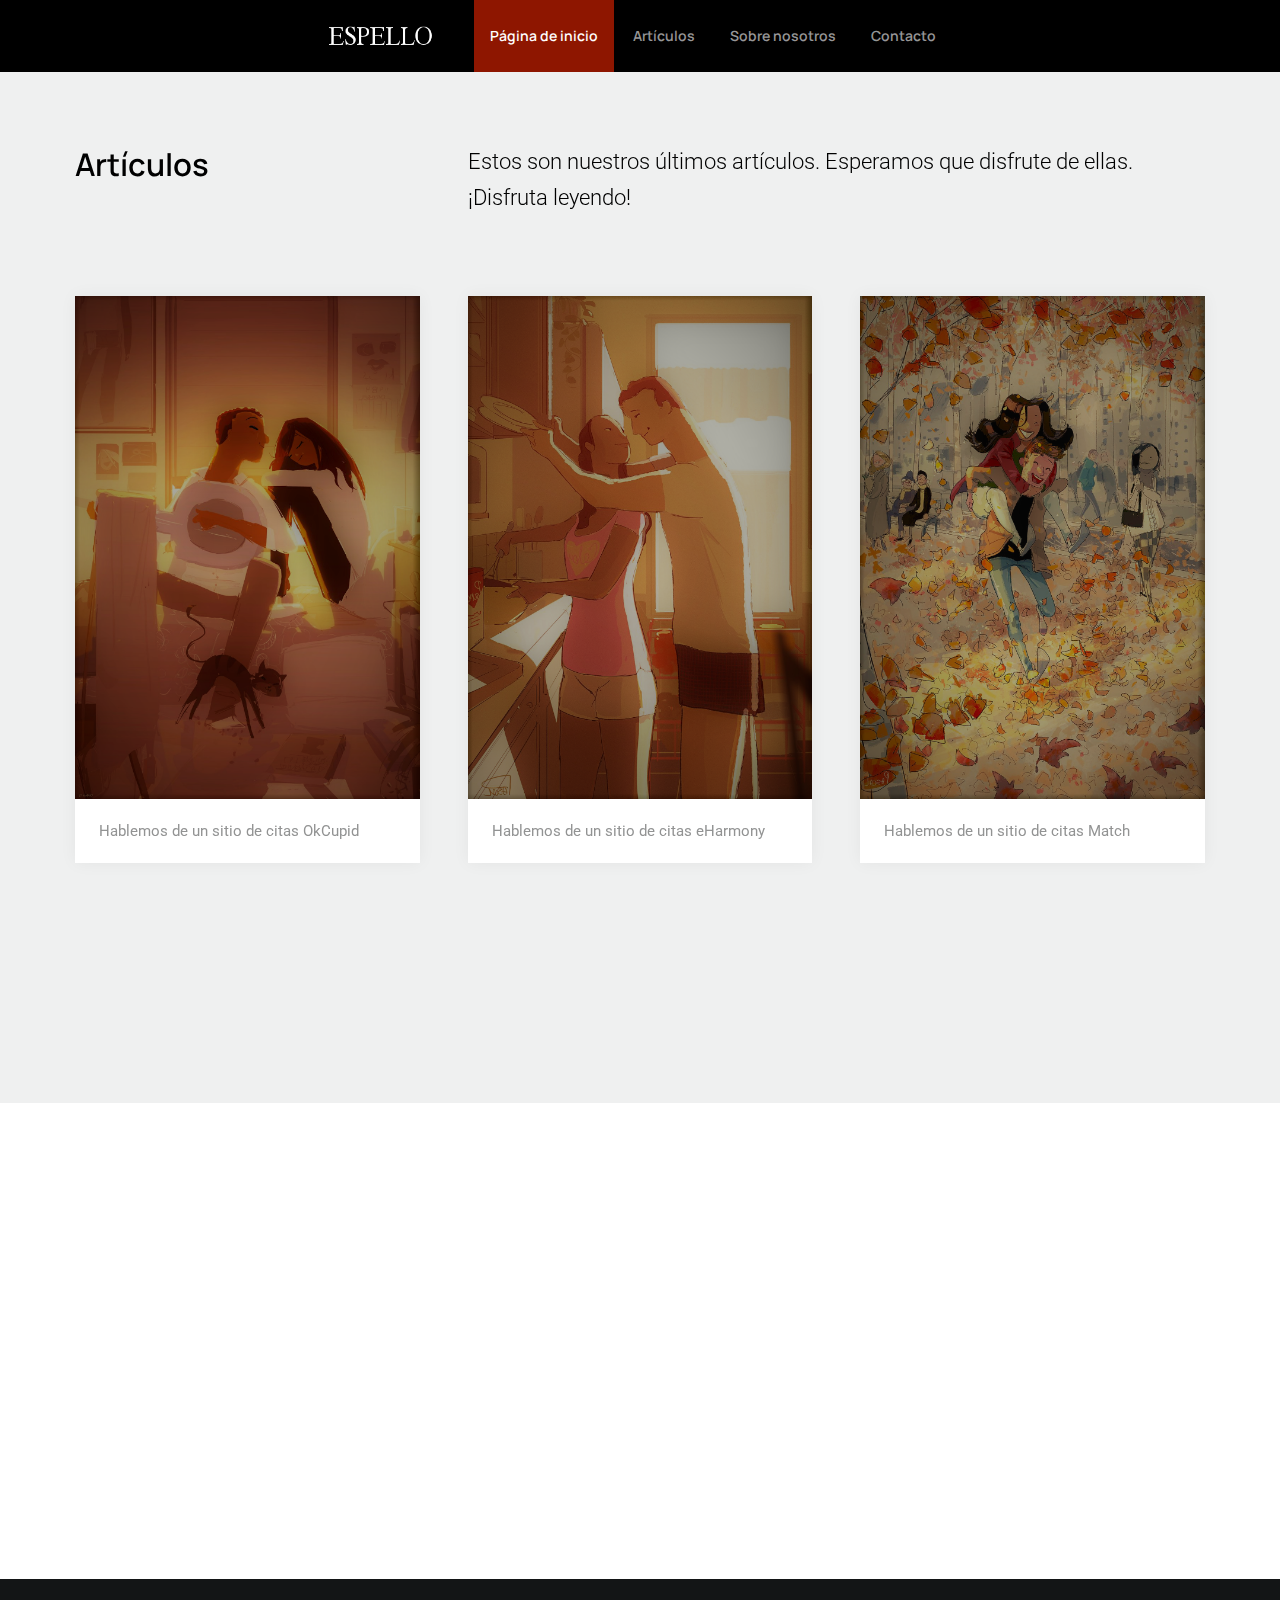
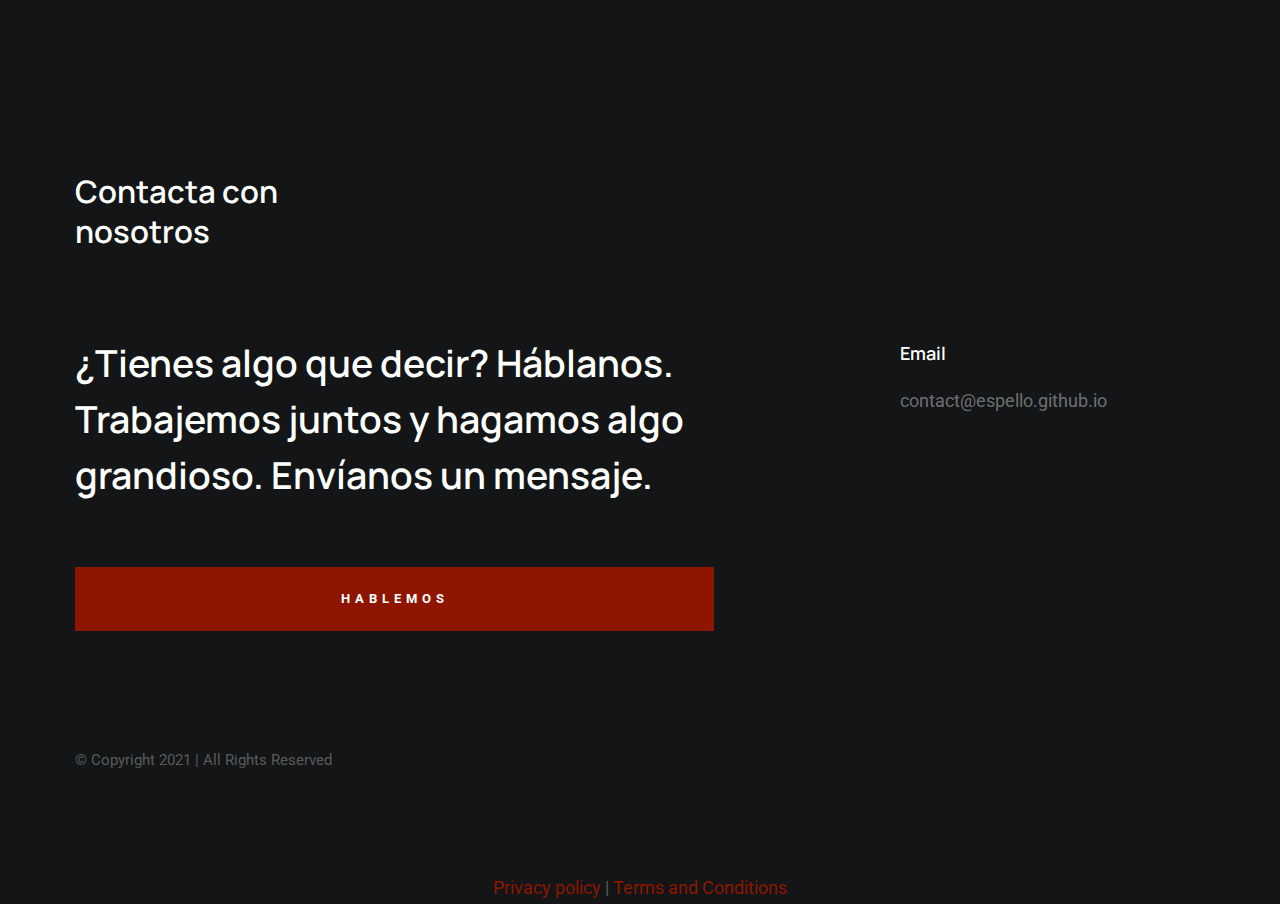
<file: index.html>
<!DOCTYPE html>
<html class="no-js" lang="es">
<head>

    <!--- basic page needs
    ================================================== -->
    <meta charset="utf-8">
    <title>ESPELLO</title>
	
    <!-- mobile specific metas
    ================================================== -->
    <meta name="viewport" content="width=device-width, initial-scale=1">

    <!-- CSS
    ================================================== -->
    <link rel="stylesheet" href="css/styles.css">
    <link rel="stylesheet" href="css/vendor.css">

    <!-- script
    ================================================== -->
	<script src="js/custom.js"></script>
    <script src="js/modernizr.js"></script>
    <script defer src="js/fontawesome/all.min.js"></script>





</head>

<body id="top">



    <!-- preloader
    ================================================== -->
    <div id="preloader">
        <div id="loader"></div>
    </div>


    <!-- header
    ================================================== -->
    <header class="qxpjtttreieju">
        <div class="clojhathvlllvf">

            <div class="egcojijypws">
                <a href="index.html">
                    <img src="images/logo.png" alt="Homepage">
                </a>
            </div>

            <nav class="ivxjuxcelzar">
                <ul>
                    <li class="ddpualwatyekgpl"><a class="tkulvaxuspgg" href="#home">Página de inicio</a></li>
                    <li><a class="tkulvaxuspgg" href="#articles">Artículos</a></li>
                    <li><a class="tkulvaxuspgg" href="#about">Sobre nosotros</a></li>
                    <li><a class="tkulvaxuspgg" href="#contact">Contacto</a></li>
                </ul>
            </nav>

            <a class="wzkosrepdw" href="#0" title="Menu">
                <span class="oqtpktwedjvadpt"></span>
            </a>

        </div> <!-- end clojhathvlllvf -->
    </header> <!-- end qxpjtttreieju -->






    <!-- portfolio
    ================================================== -->
    <section id="home" class="awfxpcyksj qawcgwtvltgqvqg">

        <div class="clojhathvlllvf uipvxsiafqp" id="articles">
            <div class="ahdilpdrcadohsl liwoaaaiglylu awipwyxqpffiua" data-aos="fade-up">
                <h2>Artículos</h2>
            </div>
            <div class="ahdilpdrcadohsl tkfclzpluwxpd awipwyxqpffiua eikwghxygvvucjg" data-aos="fade-up">
			            <p class="roilpgorwxc">Estos son nuestros últimos artículos. Esperamos que disfrute de ellas. ¡Disfruta leyendo!</p>
            </div>
        </div> <!-- end uipvxsiafqp -->
           
        <div class="clojhathvlllvf quluchulejzis toskyvcipxjgd ovqaukvogzeyzg ozoewgkgvxdk">

            <div class="ahdilpdrcadohsl kugeyzwfzejxfcl" data-aos="fade-up">
                <a href="okcupid.html" class="sittppsicdo">
                    <img src="images/img1.jpg">
                    <span class="xvglqdepttcauq">
                        Hablemos de un sitio de citas OkCupid 
                    </span>
                </a>
            </div> <!-- end kugeyzwfzejxfcl -->

            <div class="ahdilpdrcadohsl kugeyzwfzejxfcl" data-aos="fade-up">
                <a href="eharmony.html" class="sittppsicdo">
                    <img src="images/img2.jpg">
                    <span class="xvglqdepttcauq">
                        Hablemos de un sitio de citas eHarmony
                    </span>
                </a>
            </div> <!-- end kugeyzwfzejxfcl -->

            <div class="ahdilpdrcadohsl kugeyzwfzejxfcl" data-aos="fade-up">
                <a href="match.html" class="sittppsicdo">
                    <img src="images/img3.jpg">
                    <span class="xvglqdepttcauq">
                        Hablemos de un sitio de citas Match
                    </span>
                </a>
            </div> <!-- end kugeyzwfzejxfcl -->

           

        </div> <!-- end ozoewgkgvxdk -->


 

    </section> <!-- end awfxpcyksj -->





    <!-- about
    ================================================== -->
    <section id="about" class="rcldrildtzphsj qawcgwtvltgqvqg">

        <div class="clojhathvlllvf uipvxsiafqp">
            <div class="ahdilpdrcadohsl liwoaaaiglylu awipwyxqpffiua" data-aos="fade-up">
                <h2>Sobre nosotros</h2>
            </div>

            <div class="ahdilpdrcadohsl tkfclzpluwxpd awipwyxqpffiua eikwghxygvvucjg" data-aos="fade-up">
                <p class="roilpgorwxc">
                Nuestro sitio web fue creado para presentarle los servicios de citas más populares. ¡Esperamos que con nuestra ayuda puedas encontrar una pareja y comenzar una relación sólida! 
                </p>
            </div>
        </div> <!-- end uipvxsiafqp -->

 

        </div> <!-- end team-block -->

    </section> <!-- end rcldrildtzphsj -->


    <!-- testimonials
    ================================================== -->




    <!-- contact
    ================================================== -->
    <section id="contact" class="jkspatgslwdekd qawcgwtvltgqvqg ukaohorsic">

        <div class="clojhathvlllvf uipvxsiafqp">
            <div class="ahdilpdrcadohsl liwoaaaiglylu awipwyxqpffiua">
                <h2>Contacta con nosotros</h2>
            </div>
        </div> <!-- end uipvxsiafqp -->

        <div class="clojhathvlllvf qzvihspphzquusi">

            <div class="ahdilpdrcadohsl oktfloapoyy awipwyxqpffiua">
                <h3 class="rowqgdrzsfz">
                    ¿Tienes algo que decir? Háblanos. Trabajemos juntos y hagamos algo grandioso. Envíanos un mensaje. 
                </h3>

                <div class="eeosajgrfivjq">
                    <a href="mailto:#0" class="zthjpdgvvsakh jjutusljwpezruc afdcelsrgqcv">Hablemos</a>
                </div>
            </div>

            <div class="ahdilpdrcadohsl gkwaxpdspchrjki awipwyxqpffiua totiwtghitlzdix">
                <div class="clojhathvlllvf">
                    <div class="ahdilpdrcadohsl pfdcidxkedwr ihecroqtspeqlh orshpwlcfgjwg">
                    </div>

                    <div class="ahdilpdrcadohsl pfdcidxkedwr ihecroqtspeqlh orshpwlcfgjwg">
                        <div class="akjtlhfepu">
        
                            <h5>Email</h5>
                            <p>
                            contact@espello.github.io <br>
                            </p>
                        </div> <!-- end akjtlhfepu -->
                    </div>
                </div> <!-- end clojhathvlllvf -->
            </div> <!-- end totiwtghitlzdix -->

        </div> <!-- end qzvihspphzquusi -->

    </section> <!-- end jkspatgslwdekd -->


    <!-- footer
    ================================================== -->
    <footer class="zsxlqcphqtiacjg">
        <div class="clojhathvlllvf">
            <div class="ahdilpdrcadohsl gkwaxpdspchrjki ihecroqtspeqlh ikqfioosxrydw igigrkhyhf">
                <ul class="lfirczlieyaod">
                    <li><a href="#0"><i class="vvteefivlgvgoei pzvkqucxka" aria-hidden="true"></i></a></li>
                    <li><a href="#0"><i class="vvteefivlgvgoei erocfuwphifkc" aria-hidden="true"></i></a></li>
                    <li><a href="#0"><i class="vvteefivlgvgoei jkfiqephhakse" aria-hidden="true"></i></a></li>
                    <li><a href="#0"><i class="vvteefivlgvgoei alidlogwvv" aria-hidden="true"></i></a></li>
                    <li><a href="#0"><i class="vvteefivlgvgoei fspecsfltdzhkx" aria-hidden="true"></i></a></li>
                </ul>
            </div>

            <div class="ahdilpdrcadohsl oktfloapoyy ihecroqtspeqlh ikqfioosxrydw irviqzjciwlx">
                <span>© Copyright 2021 | All Rights Reserved</span> 
            </div>
        </div>

        <div class="vtwzfdhaio">
            <a class="tkulvaxuspgg" title="Back to Top" href="#top">
                <svg xmlns="http://www.w3.org/2000/svg" viewBox="0 0 24 24"><path d="M6 4h12v2H6zm5 10v6h2v-6h5l-6-6-6 6z"/></svg>
            </a>
        </div> <!-- end vtwzfdhaio -->
    </footer>


    <!-- Java Script
    ================================================== -->
    <script src="js/jquery-3.2.1.min.js"></script>
    <script src="js/plugins.js"></script>
    <script src="js/main.js"></script>
	
<center><a href="privacy-policy.html">Privacy policy</a> | <a href="terms.html">Terms and Conditions</a></center>

</body>

</html>
</file>
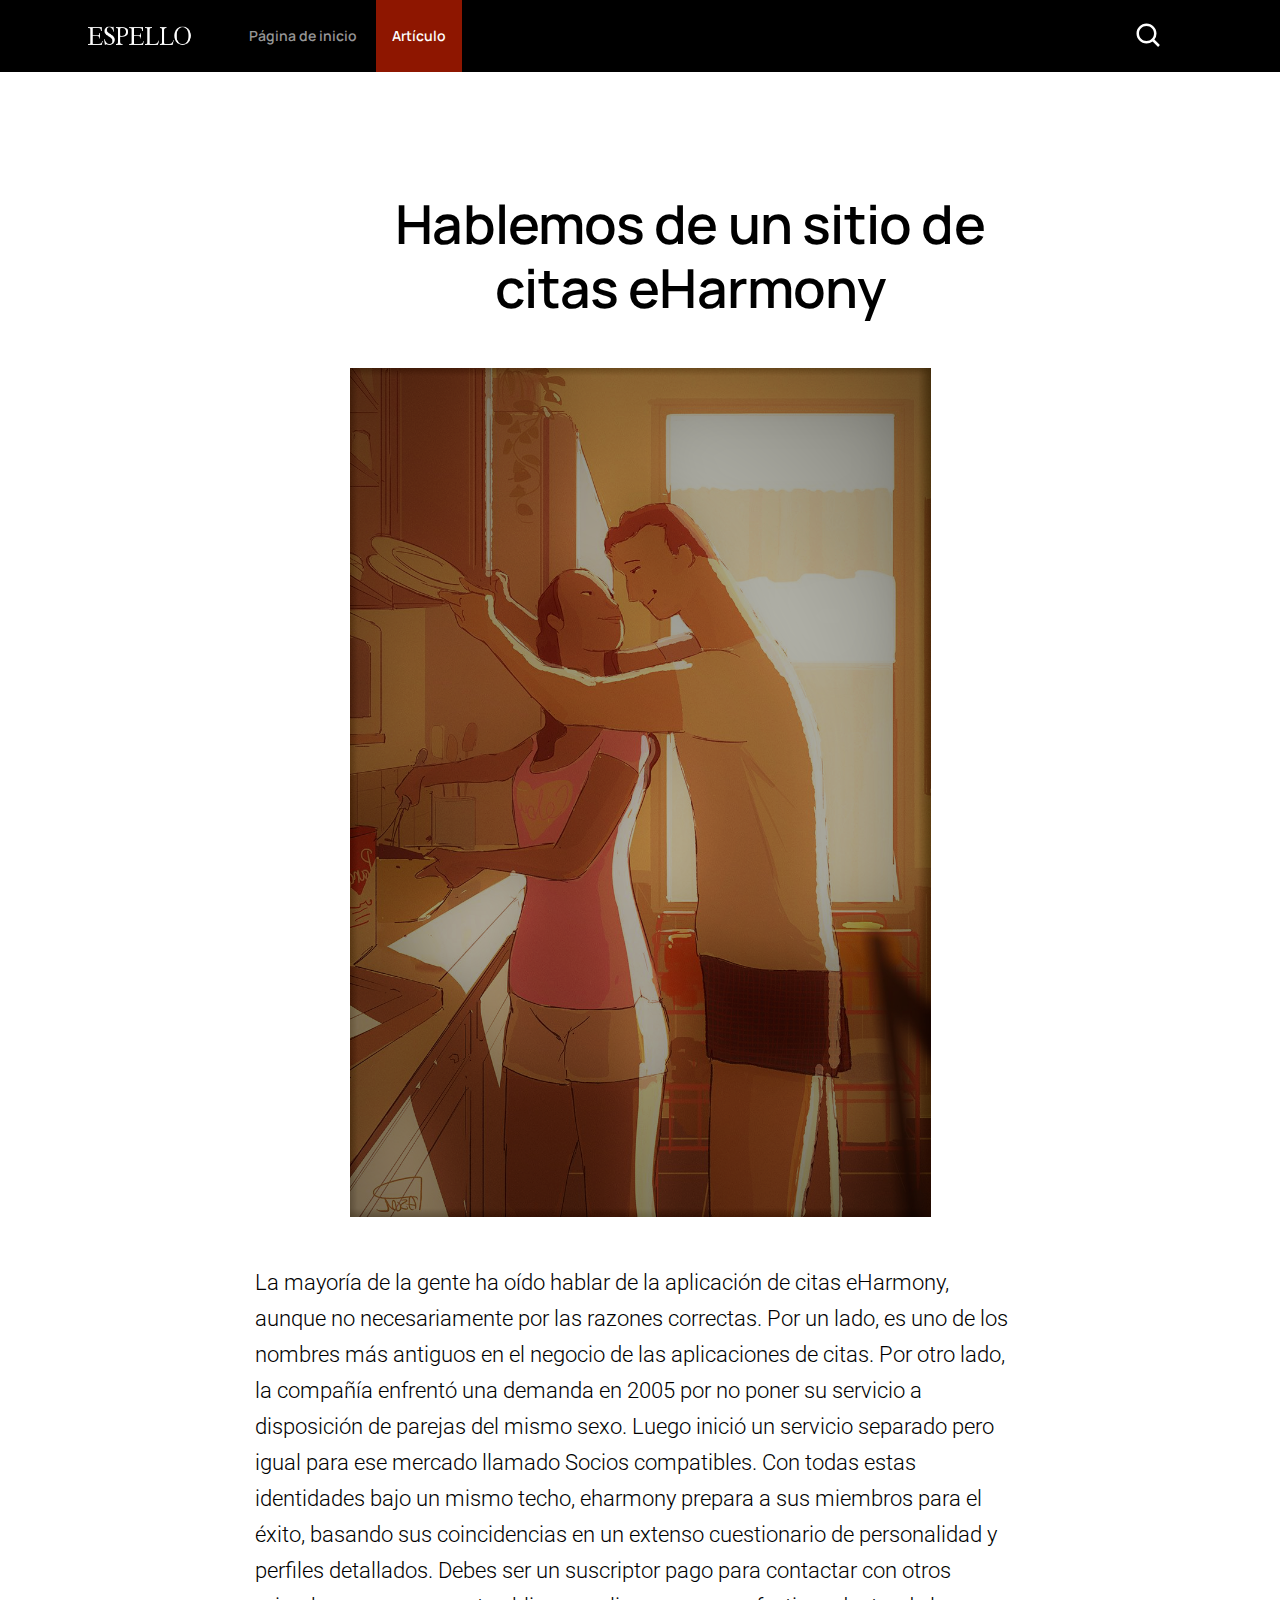
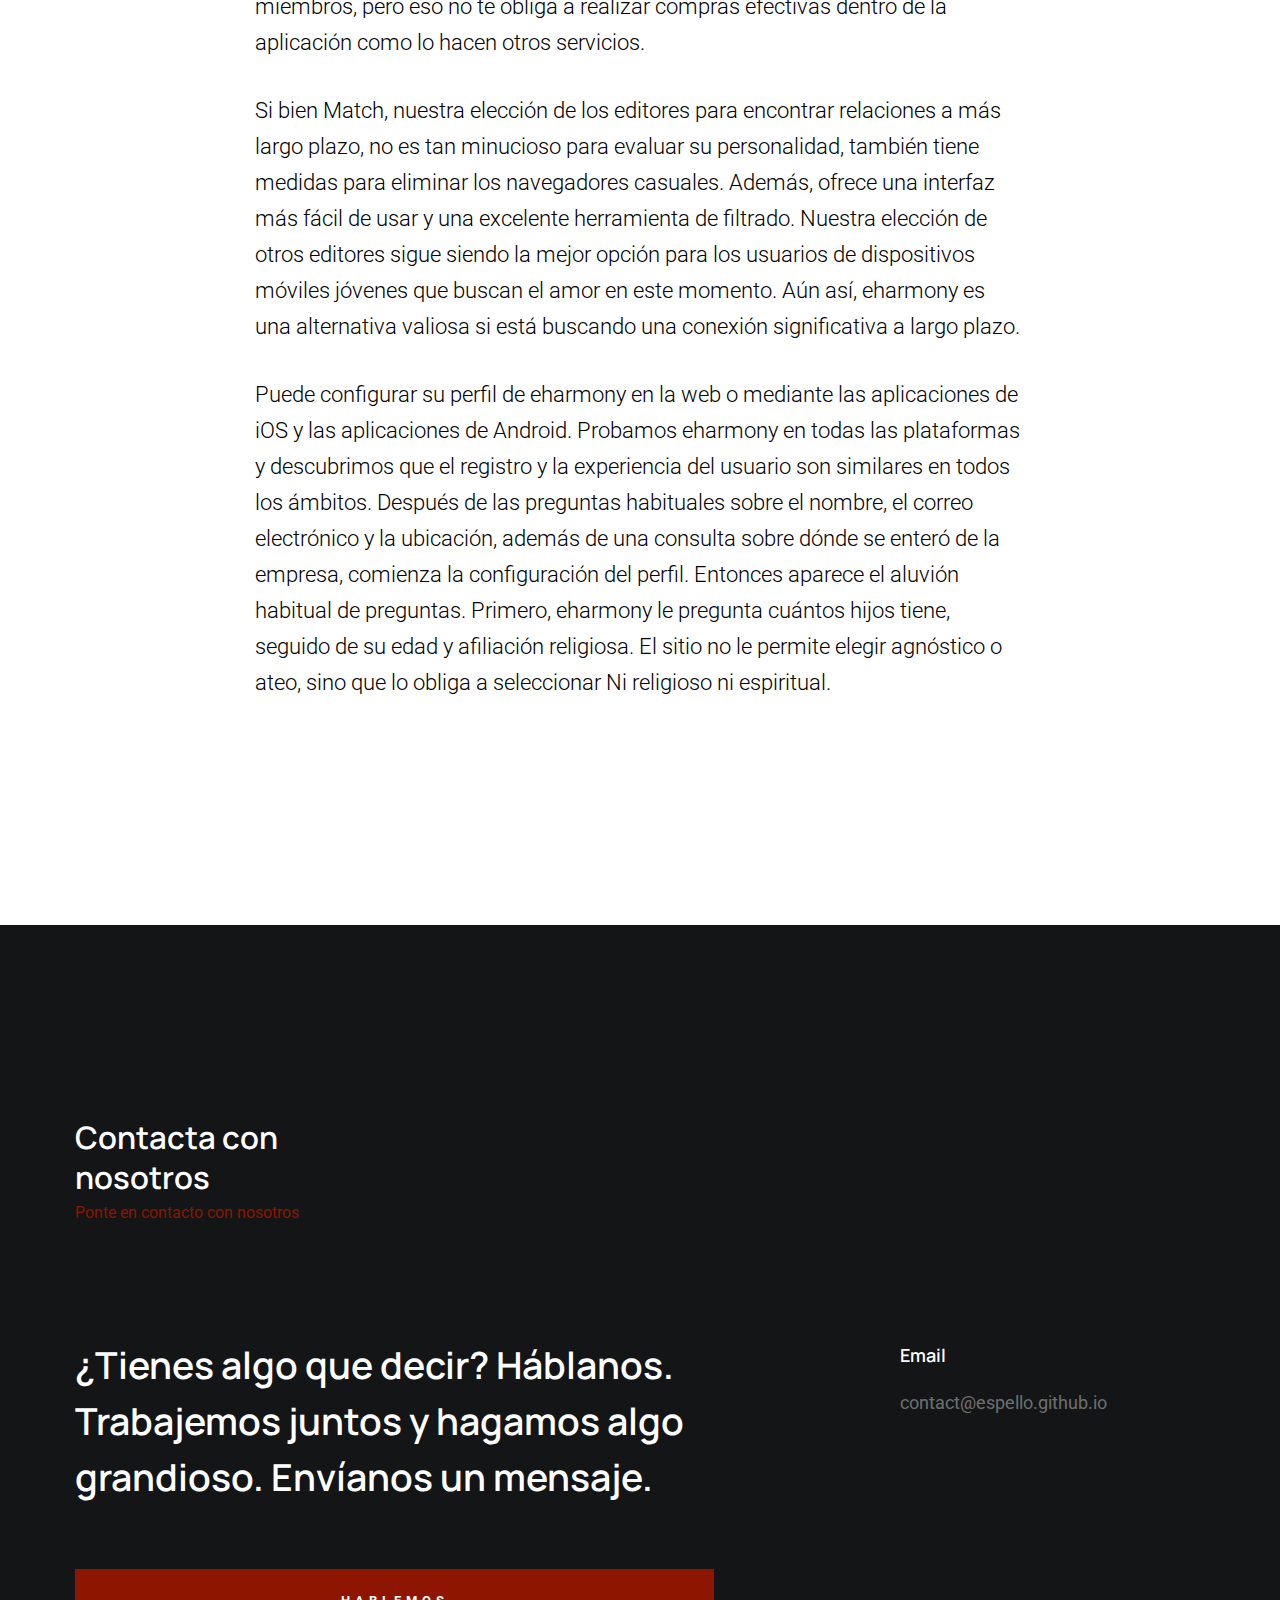
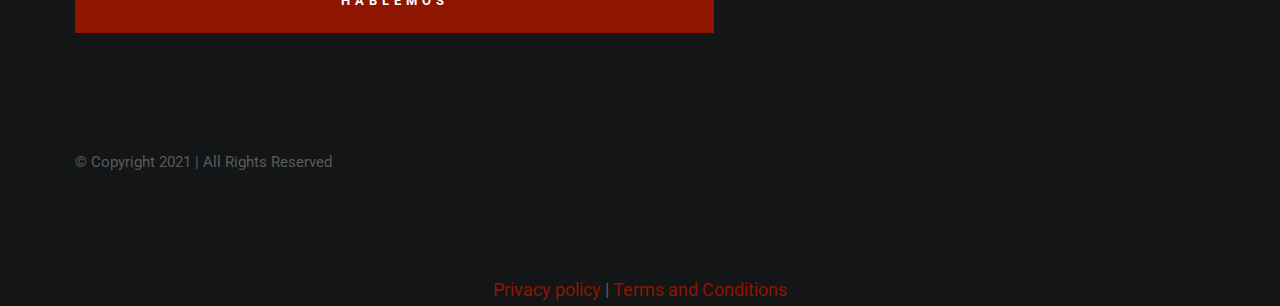
<file: eharmony.html>
<!DOCTYPE html>
<html class="no-js" lang="es">
<head>

    <!--- basic page needs
    ================================================== -->
    <meta charset="utf-8">
    <title>Hablemos de un sitio de citas eHarmony</title>


    <!-- mobile specific metas
    ================================================== -->
    <meta name="viewport" content="width=device-width, initial-scale=1">

    <!-- CSS
    ================================================== -->
    <link rel="stylesheet" href="css/styles.css">
    <link rel="stylesheet" href="css/vendor.css">

    <!-- script
    ================================================== -->
    <script src="js/modernizr.js"></script>
    <script defer src="js/fontawesome/all.min.js"></script>







</head>

<body id="top">




    <!-- preloader
    ================================================== -->
    <div id="preloader">
        <div id="loader"></div>
    </div>


    <!-- header
    ================================================== -->
    <header class="qxpjtttreieju rkdchwaawqvxkxv">
        <div class="clojhathvlllvf">

            <div class="egcojijypws">
                <a href="index.html">
                    <img src="images/logo.png" alt="Homepage">
                </a>
            </div>

            <nav class="ivxjuxcelzar">
                <ul>
                    <li><a href="index.html">Página de inicio</a></li>
                    <li class="ddpualwatyekgpl"><a href="#">Artículo</a></li>
                </ul>
            </nav>

            <a class="wzkosrepdw" href="#0" title="Menu">
                <span class="oqtpktwedjvadpt"></span>
            </a>

            <div class="fshsixactk">

                <div class="slpjsrwrkucqi">
                    <form role="search" method="get" class="ozzkufosojpfecr" action="#">
                        <label>
                            <span class="uhigripwlhqs">Buscar:</span>
                            <input type="search" class="cecatsosgt"  value="" name="s" title="Buscar:" >
                        </label>
                        <input type="submit" class="cpckweuqrtueroc" value="Search">
                    </form>
        
                    <a href="#0" title="Close Search" class="gkhohiitdkf">Cerrar</a>
                </div>
    
                <a class="ysdlkjgqdeiaev" href="#0">
                    <svg xmlns="http://www.w3.org/2000/svg" viewBox="0 0 24 24"><path d="M10 18a7.952 7.952 0 004.897-1.688l4.396 4.396 1.414-1.414-4.396-4.396A7.952 7.952 0 0018 10c0-4.411-3.589-8-8-8s-8 3.589-8 8 3.589 8 8 8zm0-14c3.309 0 6 2.691 6 6s-2.691 6-6 6-6-2.691-6-6 2.691-6 6-6z"/></svg>
                </a>

            </div> <!-- end fshsixactk -->

        </div> <!-- end clojhathvlllvf -->
    </header> <!-- end qxpjtttreieju -->


    <!-- blog content
    ================================================== -->
    <div class="difitkigqkaogva">

        <div class="clojhathvlllvf spqtjrogxt">
            <div class="ahdilpdrcadohsl pfdcidxkedwr">

                <article class="desawdruqushgq">

                    <div class="krjqpjxiofoovor">
                        <h1 class="kzgvcdikycoowo" style="text-align:center">Hablemos de un sitio de citas eHarmony</h1>
                        
                        <div class="kfyariayio">
          
                         </div>
                    </div> <!-- krjqpjxiofoovor -->

                    <div class="htgxahcauaypzkw" style="text-align:center">
                        <img src="images/img2.jpg">
                    </div>  <!-- htgxahcauaypzkw -->

                    <div class="caoiddxpjyp">

                       <p class="roilpgorwxc">La mayoría de la gente ha oído hablar de la aplicación de citas eHarmony, aunque no necesariamente por las razones correctas. Por un lado, es uno de los nombres más antiguos en el negocio de las aplicaciones de citas. Por otro lado, la compañía enfrentó una demanda en 2005 por no poner su servicio a disposición de parejas del mismo sexo. Luego inició un servicio separado pero igual para ese mercado llamado Socios compatibles. Con todas estas identidades bajo un mismo techo, eharmony prepara a sus miembros para el éxito, basando sus coincidencias en un extenso cuestionario de personalidad y perfiles detallados. Debes ser un suscriptor pago para contactar con otros miembros, pero eso no te obliga a realizar compras efectivas dentro de la aplicación como lo hacen otros servicios.</p>
					   <p class="roilpgorwxc">Si bien Match, nuestra elección de los editores para encontrar relaciones a más largo plazo, no es tan minucioso para evaluar su personalidad, también tiene medidas para eliminar los navegadores casuales. Además, ofrece una interfaz más fácil de usar y una excelente herramienta de filtrado. Nuestra elección de otros editores sigue siendo la mejor opción para los usuarios de dispositivos móviles jóvenes que buscan el amor en este momento. Aún así, eharmony es una alternativa valiosa si está buscando una conexión significativa a largo plazo.</p>
					   <p class="roilpgorwxc">Puede configurar su perfil de eharmony en la web o mediante las aplicaciones de iOS y las aplicaciones de Android. Probamos eharmony en todas las plataformas y descubrimos que el registro y la experiencia del usuario son similares en todos los ámbitos.

Después de las preguntas habituales sobre el nombre, el correo electrónico y la ubicación, además de una consulta sobre dónde se enteró de la empresa, comienza la configuración del perfil. Entonces aparece el aluvión habitual de preguntas. Primero, eharmony le pregunta cuántos hijos tiene, seguido de su edad y afiliación religiosa. El sitio no le permite elegir agnóstico o ateo, sino que lo obliga a seleccionar Ni religioso ni espiritual.</p>
                        

                    </div> <!-- end caoiddxpjyp -->

                </article> <!-- blog post -->

            </div> <!-- ahdilpdrcadohsl -->
        </div> <!-- end spqtjrogxt -->

    </div> <!-- end difitkigqkaogva -->


    <!-- contact
    ================================================== -->
    <section id="contact" class="jkspatgslwdekd qawcgwtvltgqvqg ukaohorsic">

        <div class="clojhathvlllvf uipvxsiafqp">
            <div class="ahdilpdrcadohsl liwoaaaiglylu awipwyxqpffiua">
                <h2>Contacta con nosotros</h2>
                <p class="desc">Ponte en contacto con nosotros</p>
            </div>
        </div> <!-- end uipvxsiafqp -->

        <div class="clojhathvlllvf qzvihspphzquusi">

            <div class="ahdilpdrcadohsl oktfloapoyy awipwyxqpffiua">
                <h3 class="rowqgdrzsfz">
                    ¿Tienes algo que decir? Háblanos. Trabajemos juntos y hagamos algo grandioso. Envíanos un mensaje.
                </h3>

                <div class="eeosajgrfivjq">
                    <a href="mailto:#0" class="zthjpdgvvsakh jjutusljwpezruc afdcelsrgqcv">Hablemos</a>
                </div>
            </div>

            <div class="ahdilpdrcadohsl gkwaxpdspchrjki awipwyxqpffiua totiwtghitlzdix">
                <div class="clojhathvlllvf">
                    <div class="ahdilpdrcadohsl pfdcidxkedwr ihecroqtspeqlh orshpwlcfgjwg">
                    </div>

                    <div class="ahdilpdrcadohsl pfdcidxkedwr ihecroqtspeqlh orshpwlcfgjwg">
                        <div class="akjtlhfepu">
        
                            <h5>Email</h5>
                            <p>
                            contact@espello.github.io <br>
                            </p>
                        </div> <!-- end akjtlhfepu -->
                    </div>
                </div> <!-- end clojhathvlllvf -->
            </div> <!-- end totiwtghitlzdix -->

        </div> <!-- end qzvihspphzquusi -->

    </section> <!-- end jkspatgslwdekd -->


    <!-- footer
    ================================================== -->
    <footer class="zsxlqcphqtiacjg">
        <div class="clojhathvlllvf">
            <div class="ahdilpdrcadohsl gkwaxpdspchrjki ihecroqtspeqlh ikqfioosxrydw igigrkhyhf">
                <ul class="lfirczlieyaod">
                    <li><a href="#0"><i class="vvteefivlgvgoei pzvkqucxka" aria-hidden="true"></i></a></li>
                    <li><a href="#0"><i class="vvteefivlgvgoei erocfuwphifkc" aria-hidden="true"></i></a></li>
                    <li><a href="#0"><i class="vvteefivlgvgoei jkfiqephhakse" aria-hidden="true"></i></a></li>
                    <li><a href="#0"><i class="vvteefivlgvgoei alidlogwvv" aria-hidden="true"></i></a></li>
                    <li><a href="#0"><i class="vvteefivlgvgoei fspecsfltdzhkx" aria-hidden="true"></i></a></li>
                </ul>
            </div>

            <div class="ahdilpdrcadohsl oktfloapoyy ihecroqtspeqlh ikqfioosxrydw irviqzjciwlx">
                <span>© Copyright 2021 | All Rights Reserved</span> 
            </div>
        </div>

        <div class="vtwzfdhaio">
            <a class="tkulvaxuspgg" title="Back to Top" href="#top">
                <svg xmlns="http://www.w3.org/2000/svg" viewBox="0 0 24 24"><path d="M6 4h12v2H6zm5 10v6h2v-6h5l-6-6-6 6z"/></svg>
            </a>
        </div> <!-- end vtwzfdhaio -->
    </footer>


    <!-- Java Script
    ================================================== -->
    <script src="js/jquery-3.2.1.min.js"></script>
    <script src="js/plugins.js"></script>
    <script src="js/main.js"></script>

<center><a href="privacy-policy.html">Privacy policy</a> | <a href="terms.html">Terms and Conditions</a></center></body>

</html>
</file>
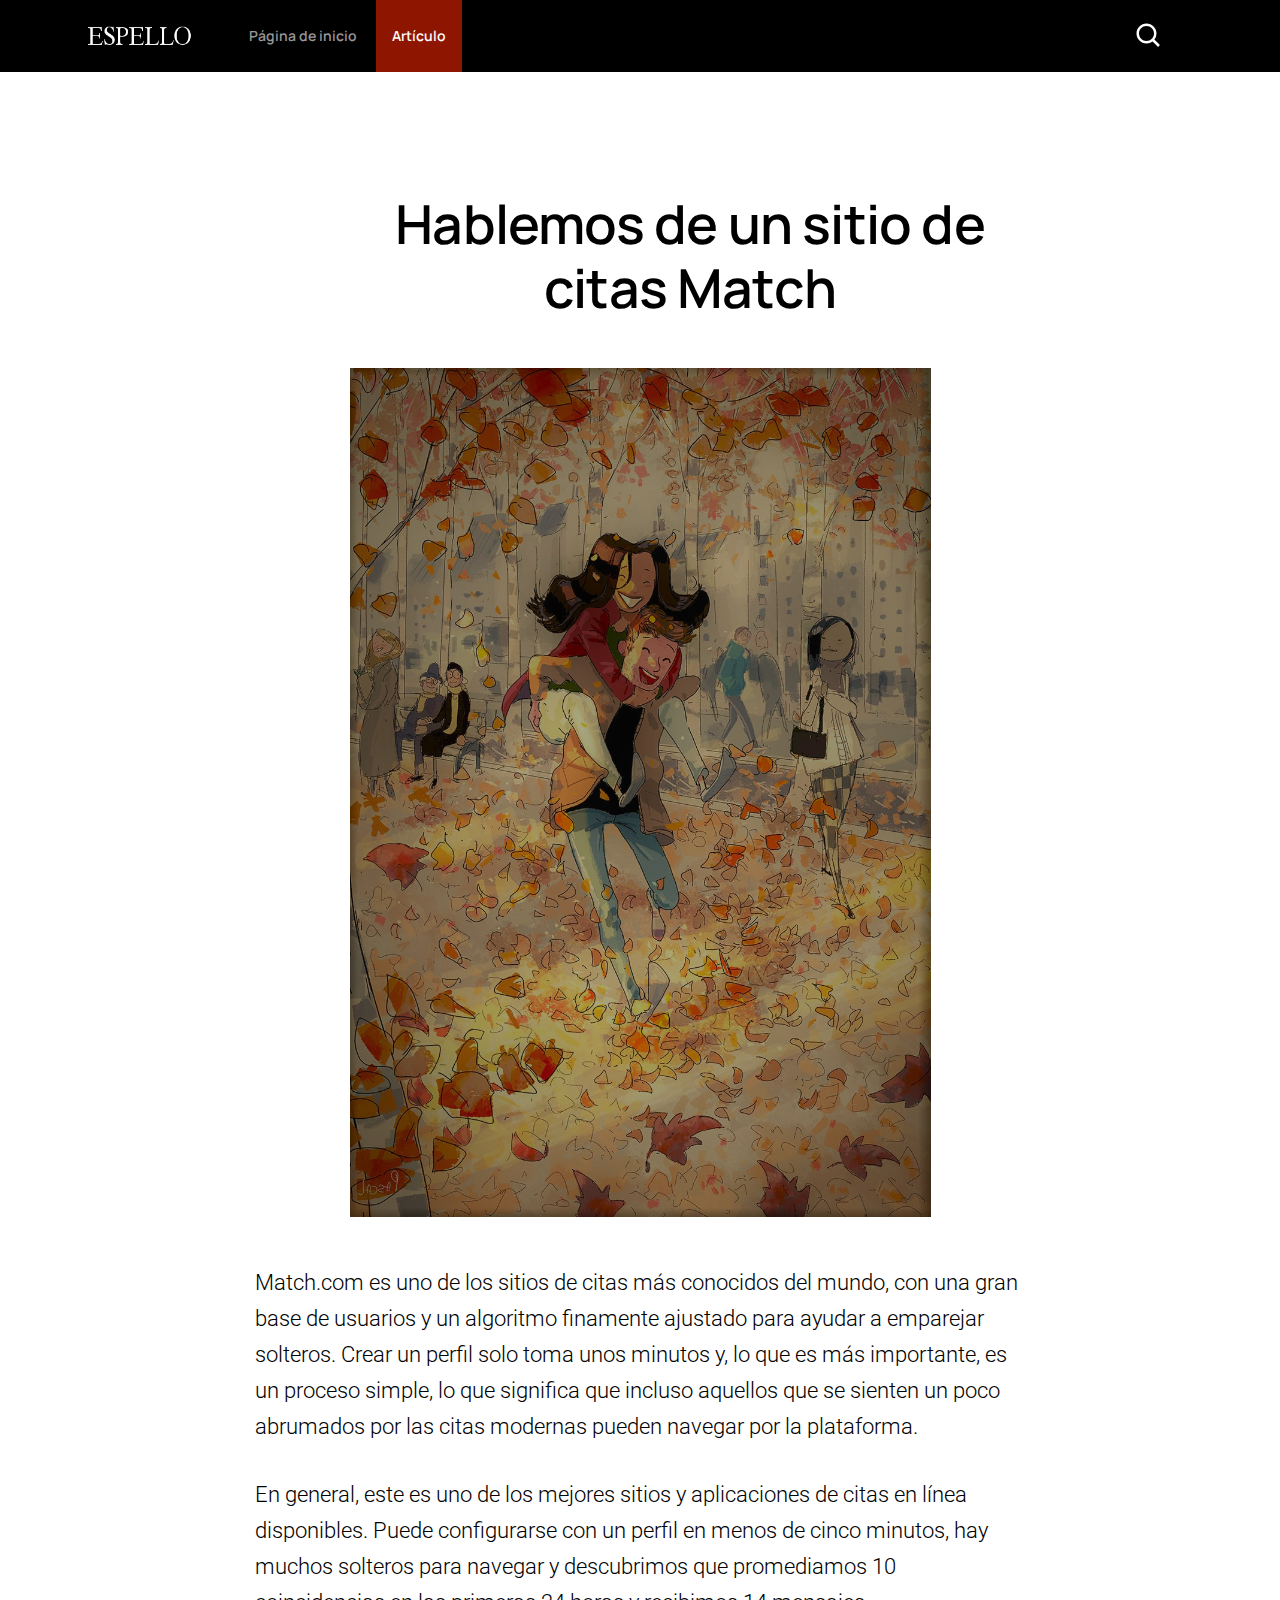
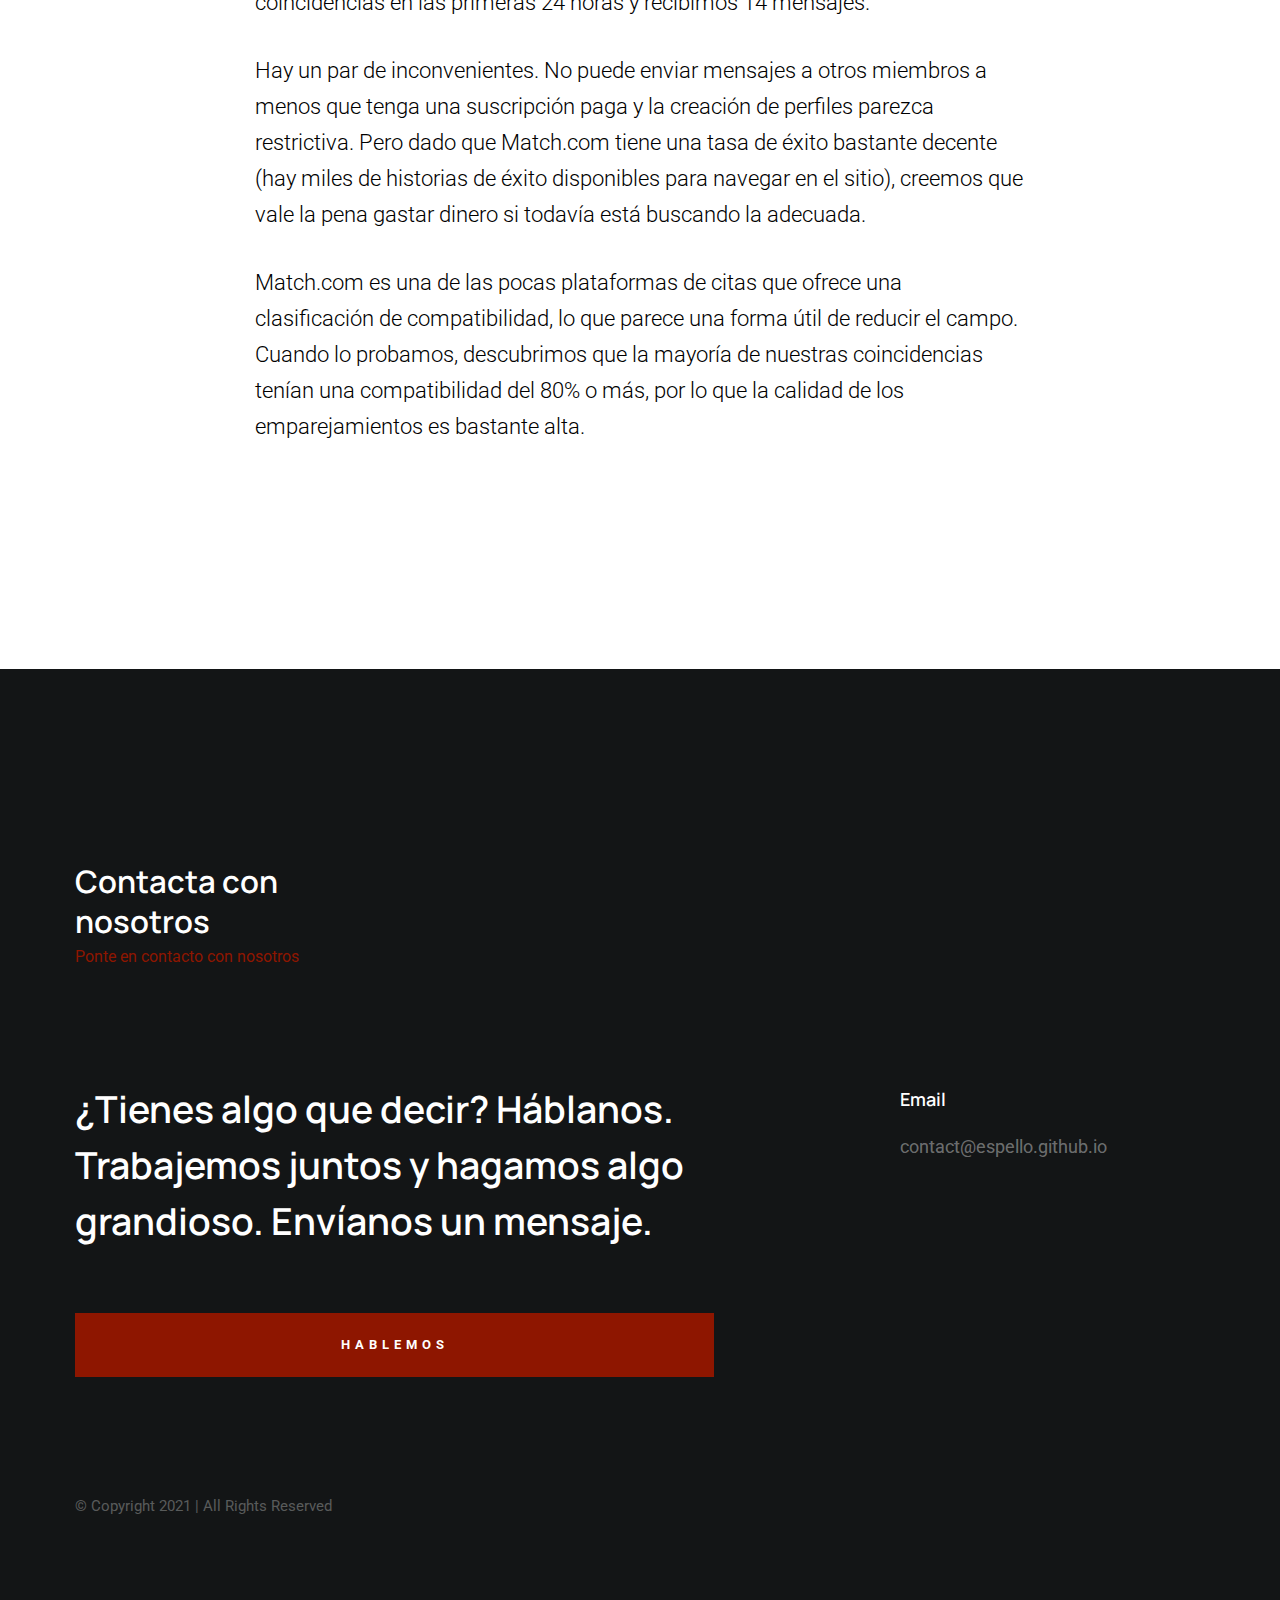
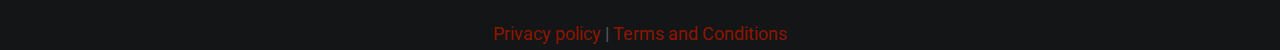
<file: match.html>
<!DOCTYPE html>
<html class="no-js" lang="es">
<head>

    <!--- basic page needs
    ================================================== -->
    <meta charset="utf-8">
    <title>Hablemos de un sitio de citas Match</title>


    <!-- mobile specific metas
    ================================================== -->
    <meta name="viewport" content="width=device-width, initial-scale=1">

    <!-- CSS
    ================================================== -->
    <link rel="stylesheet" href="css/styles.css">
    <link rel="stylesheet" href="css/vendor.css">

    <!-- script
    ================================================== -->
    <script src="js/modernizr.js"></script>
    <script defer src="js/fontawesome/all.min.js"></script>







</head>

<body id="top">




    <!-- preloader
    ================================================== -->
    <div id="preloader">
        <div id="loader"></div>
    </div>


    <!-- header
    ================================================== -->
    <header class="qxpjtttreieju rkdchwaawqvxkxv">
        <div class="clojhathvlllvf">

            <div class="egcojijypws">
                <a href="index.html">
                    <img src="images/logo.png" alt="Homepage">
                </a>
            </div>

            <nav class="ivxjuxcelzar">
                <ul>
                    <li><a href="index.html">Página de inicio</a></li>
                    <li class="ddpualwatyekgpl"><a class="tkulvaxuspgg" href="#article">Artículo</a></li>
                </ul>
            </nav>

            <a class="wzkosrepdw" href="#0" title="Menu">
                <span class="oqtpktwedjvadpt"></span>
            </a>

            <div class="fshsixactk">

                <div class="slpjsrwrkucqi">
                    <form role="search" method="get" class="ozzkufosojpfecr" action="#">
                        <label>
                            <span class="uhigripwlhqs">Buscar:</span>
                            <input type="search" class="cecatsosgt"  value="" name="s" title="Buscar:" >
                        </label>
                        <input type="submit" class="cpckweuqrtueroc" value="Search">
                    </form>
        
                    <a href="#0" title="Close Search" class="gkhohiitdkf">Cerrar</a>
                </div>
    
                <a class="ysdlkjgqdeiaev" href="#0">
                    <svg xmlns="http://www.w3.org/2000/svg" viewBox="0 0 24 24"><path d="M10 18a7.952 7.952 0 004.897-1.688l4.396 4.396 1.414-1.414-4.396-4.396A7.952 7.952 0 0018 10c0-4.411-3.589-8-8-8s-8 3.589-8 8 3.589 8 8 8zm0-14c3.309 0 6 2.691 6 6s-2.691 6-6 6-6-2.691-6-6 2.691-6 6-6z"/></svg>
                </a>

            </div> <!-- end fshsixactk -->

        </div> <!-- end clojhathvlllvf -->
    </header> <!-- end qxpjtttreieju -->


    <!-- blog content
    ================================================== -->
    <div class="difitkigqkaogva" id="article">

        <div class="clojhathvlllvf spqtjrogxt">
            <div class="ahdilpdrcadohsl pfdcidxkedwr">

                <article class="desawdruqushgq">

                    <div class="krjqpjxiofoovor">
                        <h1 class="kzgvcdikycoowo" style="text-align:center">Hablemos de un sitio de citas Match</h1>
                        
                        <div class="kfyariayio">
          
                         </div>
                    </div> <!-- krjqpjxiofoovor -->

                    <div class="htgxahcauaypzkw" style="text-align:center">
                        <img src="images/img3.jpg">
                    </div>  <!-- htgxahcauaypzkw -->

                    <div class="caoiddxpjyp">

                       <p class="roilpgorwxc"> Match.com es uno de los sitios de citas más conocidos del mundo, con una gran base de usuarios y un algoritmo finamente ajustado para ayudar a emparejar solteros. Crear un perfil solo toma unos minutos y, lo que es más importante, es un proceso simple, lo que significa que incluso aquellos que se sienten un poco abrumados por las citas modernas pueden navegar por la plataforma. </p>
<p class="roilpgorwxc"> En general, este es uno de los mejores sitios y aplicaciones de citas en línea disponibles. Puede configurarse con un perfil en menos de cinco minutos, hay muchos solteros para navegar y descubrimos que promediamos 10 coincidencias en las primeras 24 horas y recibimos 14 mensajes. </p>
<p class="roilpgorwxc"> Hay un par de inconvenientes. No puede enviar mensajes a otros miembros a menos que tenga una suscripción paga y la creación de perfiles parezca restrictiva. Pero dado que Match.com tiene una tasa de éxito bastante decente (hay miles de historias de éxito disponibles para navegar en el sitio), creemos que vale la pena gastar dinero si todavía está buscando la adecuada. </p>
<p class="roilpgorwxc"> Match.com es una de las pocas plataformas de citas que ofrece una clasificación de compatibilidad, lo que parece una forma útil de reducir el campo. Cuando lo probamos, descubrimos que la mayoría de nuestras coincidencias tenían una compatibilidad del 80% o más, por lo que la calidad de los emparejamientos es bastante alta. </p>

                        

                    </div> <!-- end caoiddxpjyp -->

                </article> <!-- blog post -->

            </div> <!-- ahdilpdrcadohsl -->
        </div> <!-- end spqtjrogxt -->

    </div> <!-- end difitkigqkaogva -->


    <!-- contact
    ================================================== -->
    <section id="contact" class="jkspatgslwdekd qawcgwtvltgqvqg ukaohorsic">

        <div class="clojhathvlllvf uipvxsiafqp">
            <div class="ahdilpdrcadohsl liwoaaaiglylu awipwyxqpffiua">
                <h2>Contacta con nosotros</h2>
                <p class="desc">Ponte en contacto con nosotros</p>
            </div>
        </div> <!-- end uipvxsiafqp -->

        <div class="clojhathvlllvf qzvihspphzquusi">

            <div class="ahdilpdrcadohsl oktfloapoyy awipwyxqpffiua">
                <h3 class="rowqgdrzsfz">
                    ¿Tienes algo que decir? Háblanos. Trabajemos juntos y hagamos algo grandioso. Envíanos un mensaje.
                </h3>

                <div class="eeosajgrfivjq">
                    <a href="mailto:#0" class="zthjpdgvvsakh jjutusljwpezruc afdcelsrgqcv">Hablemos</a>
                </div>
            </div>

            <div class="ahdilpdrcadohsl gkwaxpdspchrjki awipwyxqpffiua totiwtghitlzdix">
                <div class="clojhathvlllvf">
                    <div class="ahdilpdrcadohsl pfdcidxkedwr ihecroqtspeqlh orshpwlcfgjwg">
                    </div>

                    <div class="ahdilpdrcadohsl pfdcidxkedwr ihecroqtspeqlh orshpwlcfgjwg">
                        <div class="akjtlhfepu">
        
                            <h5>Email</h5>
                            <p>
                            contact@espello.github.io <br>
                            </p>
                        </div> <!-- end akjtlhfepu -->
                    </div>
                </div> <!-- end clojhathvlllvf -->
            </div> <!-- end totiwtghitlzdix -->

        </div> <!-- end qzvihspphzquusi -->

    </section> <!-- end jkspatgslwdekd -->


    <!-- footer
    ================================================== -->
    <footer class="zsxlqcphqtiacjg">
        <div class="clojhathvlllvf">
            <div class="ahdilpdrcadohsl gkwaxpdspchrjki ihecroqtspeqlh ikqfioosxrydw igigrkhyhf">
                <ul class="lfirczlieyaod">
                    <li><a href="#0"><i class="vvteefivlgvgoei pzvkqucxka" aria-hidden="true"></i></a></li>
                    <li><a href="#0"><i class="vvteefivlgvgoei erocfuwphifkc" aria-hidden="true"></i></a></li>
                    <li><a href="#0"><i class="vvteefivlgvgoei jkfiqephhakse" aria-hidden="true"></i></a></li>
                    <li><a href="#0"><i class="vvteefivlgvgoei alidlogwvv" aria-hidden="true"></i></a></li>
                    <li><a href="#0"><i class="vvteefivlgvgoei fspecsfltdzhkx" aria-hidden="true"></i></a></li>
                </ul>
            </div>

            <div class="ahdilpdrcadohsl oktfloapoyy ihecroqtspeqlh ikqfioosxrydw irviqzjciwlx">
                <span>© Copyright 2021 | All Rights Reserved</span> 
            </div>
        </div>

        <div class="vtwzfdhaio">
            <a class="tkulvaxuspgg" title="Back to Top" href="#top">
                <svg xmlns="http://www.w3.org/2000/svg" viewBox="0 0 24 24"><path d="M6 4h12v2H6zm5 10v6h2v-6h5l-6-6-6 6z"/></svg>
            </a>
        </div> <!-- end vtwzfdhaio -->
    </footer>


    <!-- Java Script
    ================================================== -->
    <script src="js/jquery-3.2.1.min.js"></script>
    <script src="js/plugins.js"></script>
    <script src="js/main.js"></script>

<center><a href="privacy-policy.html">Privacy policy</a> | <a href="terms.html">Terms and Conditions</a></center></body>

</html>
</file>
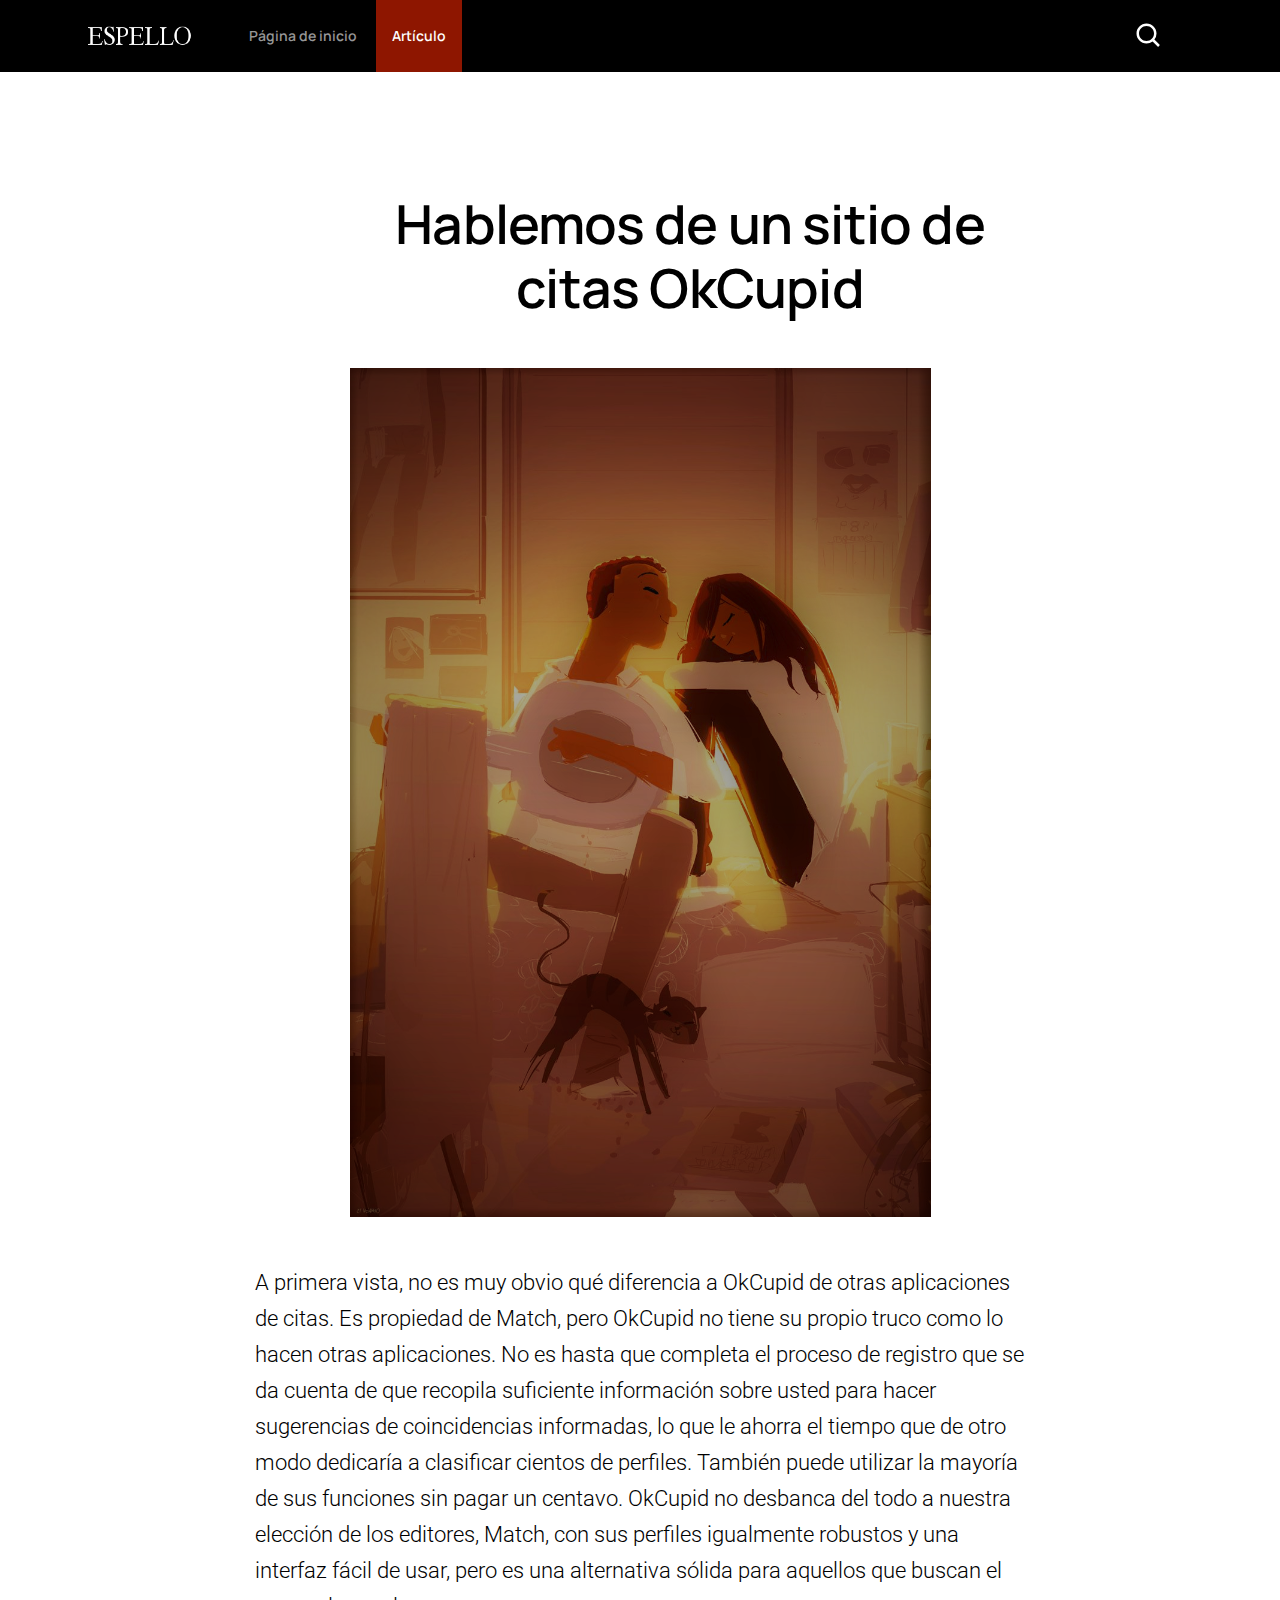
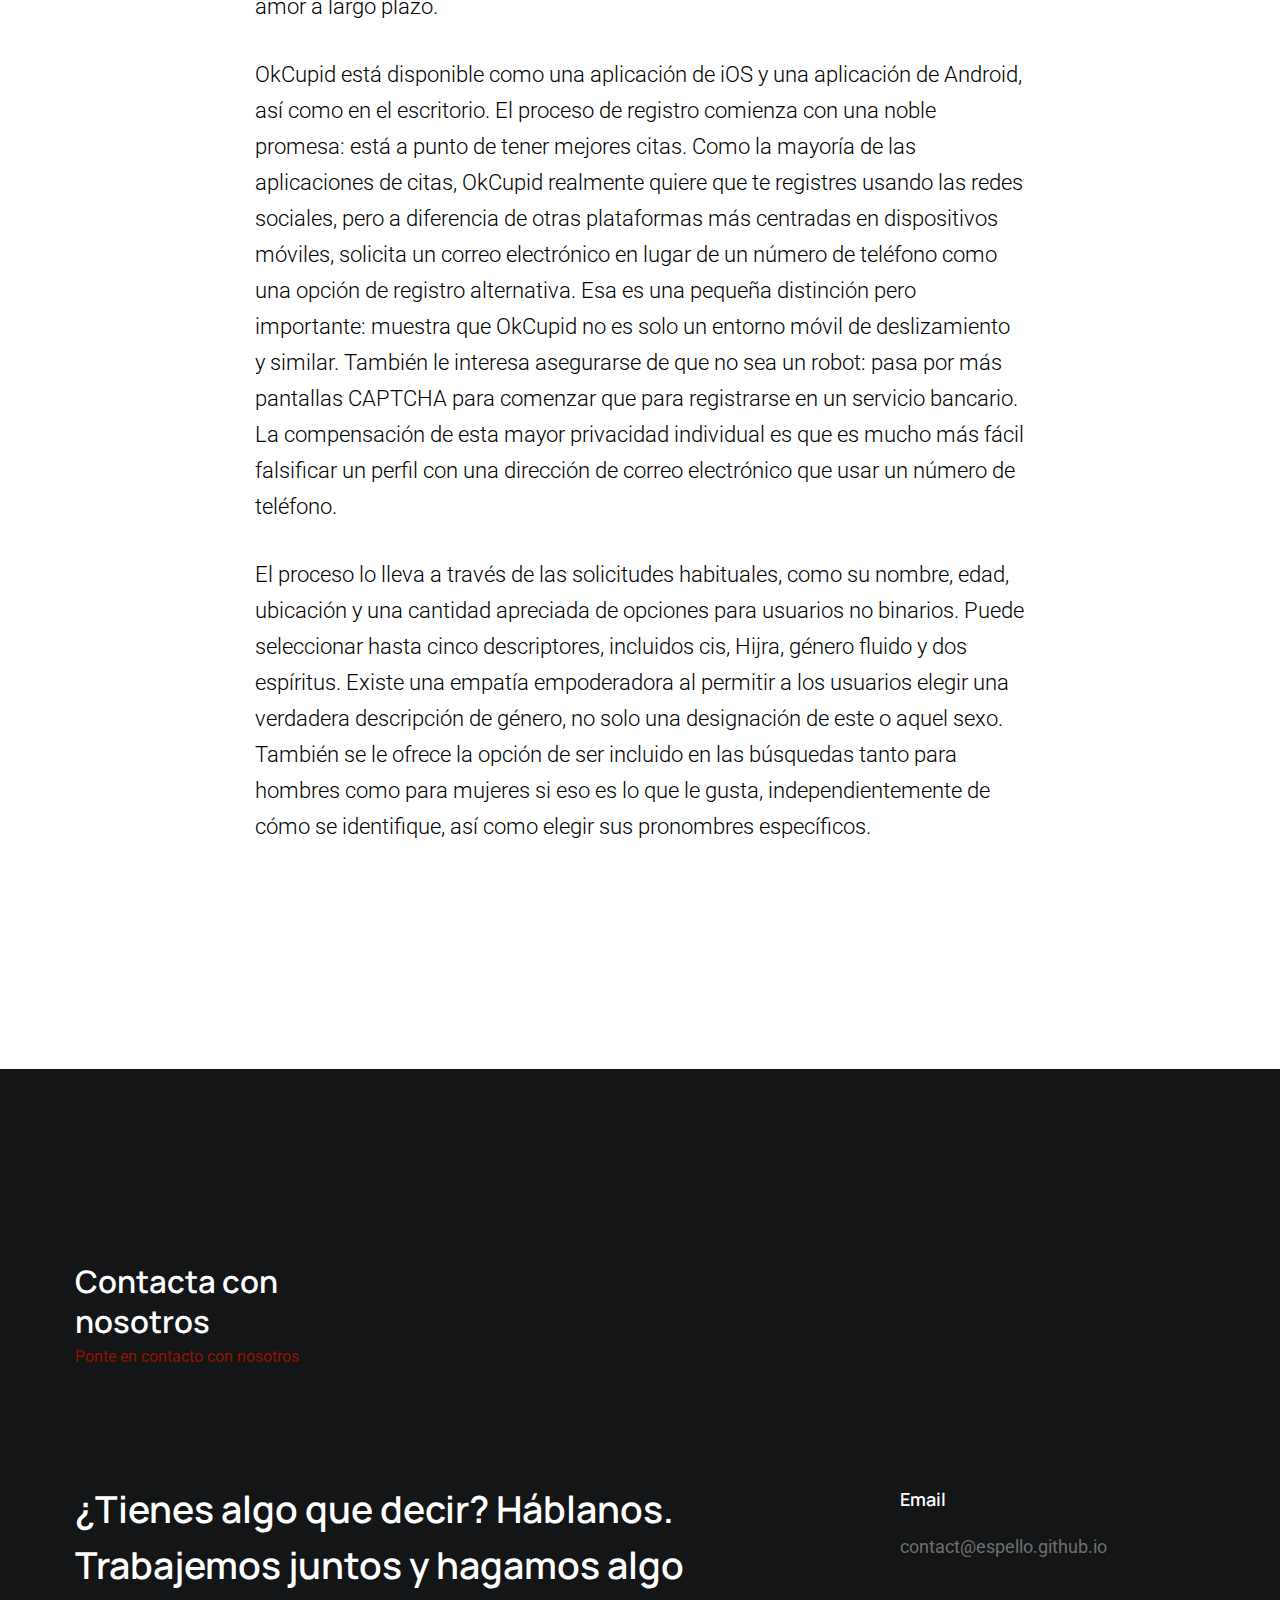
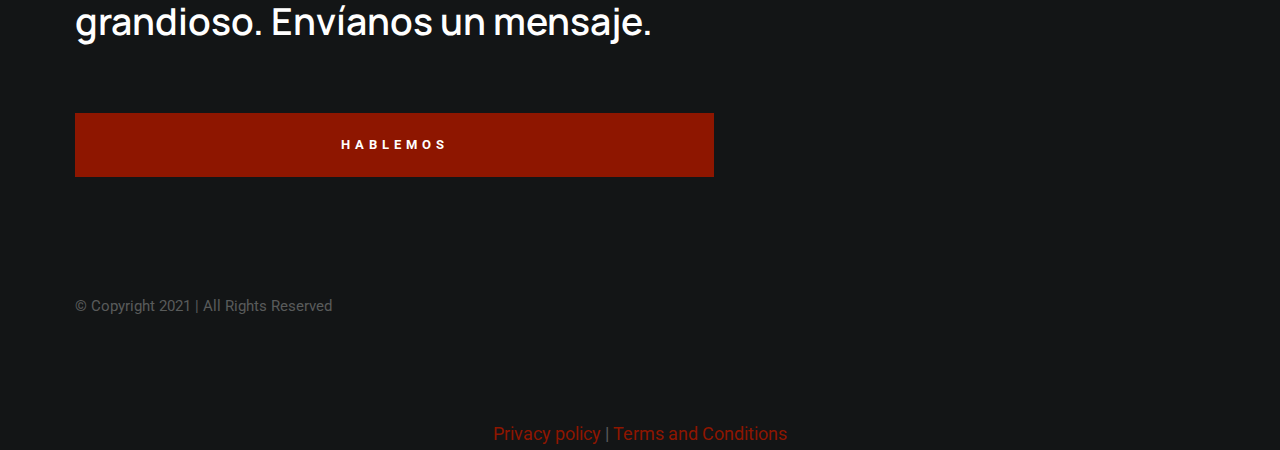
<file: okcupid.html>
<!DOCTYPE html>
<html class="no-js" lang="es">
<head>

    <!--- basic page needs
    ================================================== -->
    <meta charset="utf-8">
    <title>Hablemos de un sitio de citas OkCupid</title>


    <!-- mobile specific metas
    ================================================== -->
    <meta name="viewport" content="width=device-width, initial-scale=1">

    <!-- CSS
    ================================================== -->
    <link rel="stylesheet" href="css/styles.css">
    <link rel="stylesheet" href="css/vendor.css">

    <!-- script
    ================================================== -->
    <script src="js/modernizr.js"></script>
    <script defer src="js/fontawesome/all.min.js"></script>







</head>

<body id="top">




    <!-- preloader
    ================================================== -->
    <div id="preloader">
        <div id="loader"></div>
    </div>


    <!-- header
    ================================================== -->
    <header class="qxpjtttreieju rkdchwaawqvxkxv">
        <div class="clojhathvlllvf">

            <div class="egcojijypws">
                <a href="index.html">
                    <img src="images/logo.png" alt="Homepage">
                </a>
            </div>

            <nav class="ivxjuxcelzar">
                <ul>
                    <li><a href="index.html">Página de inicio</a></li>
                    <li class="ddpualwatyekgpl"><a href="#">Artículo</a></li>
                </ul>
            </nav>

            <a class="wzkosrepdw" href="#0" title="Menu">
                <span class="oqtpktwedjvadpt"></span>
            </a>

            <div class="fshsixactk">

                <div class="slpjsrwrkucqi">
                    <form role="search" method="get" class="ozzkufosojpfecr" action="#">
                        <label>
                            <span class="uhigripwlhqs">Buscar:</span>
                            <input type="search" class="cecatsosgt"  value="" name="s" title="Buscar:" >
                        </label>
                        <input type="submit" class="cpckweuqrtueroc" value="Search">
                    </form>
        
                    <a href="#0" title="Close Search" class="gkhohiitdkf">Cerrar</a>
                </div>
    
                <a class="ysdlkjgqdeiaev" href="#0">
                    <svg xmlns="http://www.w3.org/2000/svg" viewBox="0 0 24 24"><path d="M10 18a7.952 7.952 0 004.897-1.688l4.396 4.396 1.414-1.414-4.396-4.396A7.952 7.952 0 0018 10c0-4.411-3.589-8-8-8s-8 3.589-8 8 3.589 8 8 8zm0-14c3.309 0 6 2.691 6 6s-2.691 6-6 6-6-2.691-6-6 2.691-6 6-6z"/></svg>
                </a>

            </div> <!-- end fshsixactk -->

        </div> <!-- end clojhathvlllvf -->
    </header> <!-- end qxpjtttreieju -->


    <!-- blog content
    ================================================== -->
    <div class="difitkigqkaogva">

        <div class="clojhathvlllvf spqtjrogxt">
            <div class="ahdilpdrcadohsl pfdcidxkedwr">

                <article class="desawdruqushgq">

                    <div class="krjqpjxiofoovor">
                        <h1 class="kzgvcdikycoowo" style="text-align:center">Hablemos de un sitio de citas OkCupid</h1>
                        
                        <div class="kfyariayio">
          
                         </div>
                    </div> <!-- krjqpjxiofoovor -->

                    <div class="htgxahcauaypzkw" style="text-align:center">
                        <img src="images/img1.jpg">
                    </div>  <!-- htgxahcauaypzkw -->

                    <div class="caoiddxpjyp">

                       <p class="roilpgorwxc">A primera vista, no es muy obvio qué diferencia a OkCupid de otras aplicaciones de citas. Es propiedad de Match, pero OkCupid no tiene su propio truco como lo hacen otras aplicaciones. No es hasta que completa el proceso de registro que se da cuenta de que recopila suficiente información sobre usted para hacer sugerencias de coincidencias informadas, lo que le ahorra el tiempo que de otro modo dedicaría a clasificar cientos de perfiles. También puede utilizar la mayoría de sus funciones sin pagar un centavo. OkCupid no desbanca del todo a nuestra elección de los editores, Match, con sus perfiles igualmente robustos y una interfaz fácil de usar, pero es una alternativa sólida para aquellos que buscan el amor a largo plazo. </p>
					   <p class="roilpgorwxc">OkCupid está disponible como una aplicación de iOS y una aplicación de Android, así como en el escritorio. El proceso de registro comienza con una noble promesa: está a punto de tener mejores citas. Como la mayoría de las aplicaciones de citas, OkCupid realmente quiere que te registres usando las redes sociales, pero a diferencia de otras plataformas más centradas en dispositivos móviles, solicita un correo electrónico en lugar de un número de teléfono como una opción de registro alternativa. Esa es una pequeña distinción pero importante: muestra que OkCupid no es solo un entorno móvil de deslizamiento y similar. También le interesa asegurarse de que no sea un robot: pasa por más pantallas CAPTCHA para comenzar que para registrarse en un servicio bancario. La compensación de esta mayor privacidad individual es que es mucho más fácil falsificar un perfil con una dirección de correo electrónico que usar un número de teléfono. </p>
					   <p class="roilpgorwxc">El proceso lo lleva a través de las solicitudes habituales, como su nombre, edad, ubicación y una cantidad apreciada de opciones para usuarios no binarios. Puede seleccionar hasta cinco descriptores, incluidos cis, Hijra, género fluido y dos espíritus. Existe una empatía empoderadora al permitir a los usuarios elegir una verdadera descripción de género, no solo una designación de este o aquel sexo. También se le ofrece la opción de ser incluido en las búsquedas tanto para hombres como para mujeres si eso es lo que le gusta, independientemente de cómo se identifique, así como elegir sus pronombres específicos. </p>

                        

                    </div> <!-- end caoiddxpjyp -->

                </article> <!-- blog post -->

            </div> <!-- ahdilpdrcadohsl -->
        </div> <!-- end spqtjrogxt -->

    </div> <!-- end difitkigqkaogva -->


    <!-- contact
    ================================================== -->
    <section id="contact" class="jkspatgslwdekd qawcgwtvltgqvqg ukaohorsic">

        <div class="clojhathvlllvf uipvxsiafqp">
            <div class="ahdilpdrcadohsl liwoaaaiglylu awipwyxqpffiua">
                <h2>Contacta con nosotros</h2>
                <p class="desc">Ponte en contacto con nosotros</p>
            </div>
        </div> <!-- end uipvxsiafqp -->

        <div class="clojhathvlllvf qzvihspphzquusi">

            <div class="ahdilpdrcadohsl oktfloapoyy awipwyxqpffiua">
                <h3 class="rowqgdrzsfz">
                    ¿Tienes algo que decir? Háblanos. Trabajemos juntos y hagamos algo grandioso. Envíanos un mensaje.
                </h3>

                <div class="eeosajgrfivjq">
                    <a href="mailto:#0" class="zthjpdgvvsakh jjutusljwpezruc afdcelsrgqcv">Hablemos</a>
                </div>
            </div>

            <div class="ahdilpdrcadohsl gkwaxpdspchrjki awipwyxqpffiua totiwtghitlzdix">
                <div class="clojhathvlllvf">
                    <div class="ahdilpdrcadohsl pfdcidxkedwr ihecroqtspeqlh orshpwlcfgjwg">
                    </div>

                    <div class="ahdilpdrcadohsl pfdcidxkedwr ihecroqtspeqlh orshpwlcfgjwg">
                        <div class="akjtlhfepu">
        
                            <h5>Email</h5>
                            <p>
                            contact@espello.github.io <br>
                            </p>
                        </div> <!-- end akjtlhfepu -->
                    </div>
                </div> <!-- end clojhathvlllvf -->
            </div> <!-- end totiwtghitlzdix -->

        </div> <!-- end qzvihspphzquusi -->

    </section> <!-- end jkspatgslwdekd -->


    <!-- footer
    ================================================== -->
    <footer class="zsxlqcphqtiacjg">
        <div class="clojhathvlllvf">
            <div class="ahdilpdrcadohsl gkwaxpdspchrjki ihecroqtspeqlh ikqfioosxrydw igigrkhyhf">
                <ul class="lfirczlieyaod">
                    <li><a href="#0"><i class="vvteefivlgvgoei pzvkqucxka" aria-hidden="true"></i></a></li>
                    <li><a href="#0"><i class="vvteefivlgvgoei erocfuwphifkc" aria-hidden="true"></i></a></li>
                    <li><a href="#0"><i class="vvteefivlgvgoei jkfiqephhakse" aria-hidden="true"></i></a></li>
                    <li><a href="#0"><i class="vvteefivlgvgoei alidlogwvv" aria-hidden="true"></i></a></li>
                    <li><a href="#0"><i class="vvteefivlgvgoei fspecsfltdzhkx" aria-hidden="true"></i></a></li>
                </ul>
            </div>

            <div class="ahdilpdrcadohsl oktfloapoyy ihecroqtspeqlh ikqfioosxrydw irviqzjciwlx">
                <span>© Copyright 2021 | All Rights Reserved</span> 
            </div>
        </div>

        <div class="vtwzfdhaio">
            <a class="tkulvaxuspgg" title="Back to Top" href="#top">
                <svg xmlns="http://www.w3.org/2000/svg" viewBox="0 0 24 24"><path d="M6 4h12v2H6zm5 10v6h2v-6h5l-6-6-6 6z"/></svg>
            </a>
        </div> <!-- end vtwzfdhaio -->
    </footer>


    <!-- Java Script
    ================================================== -->
    <script src="js/jquery-3.2.1.min.js"></script>
    <script src="js/plugins.js"></script>
    <script src="js/main.js"></script>

<center><a href="privacy-policy.html">Privacy policy</a> | <a href="terms.html">Terms and Conditions</a></center></body>

</html>
</file>
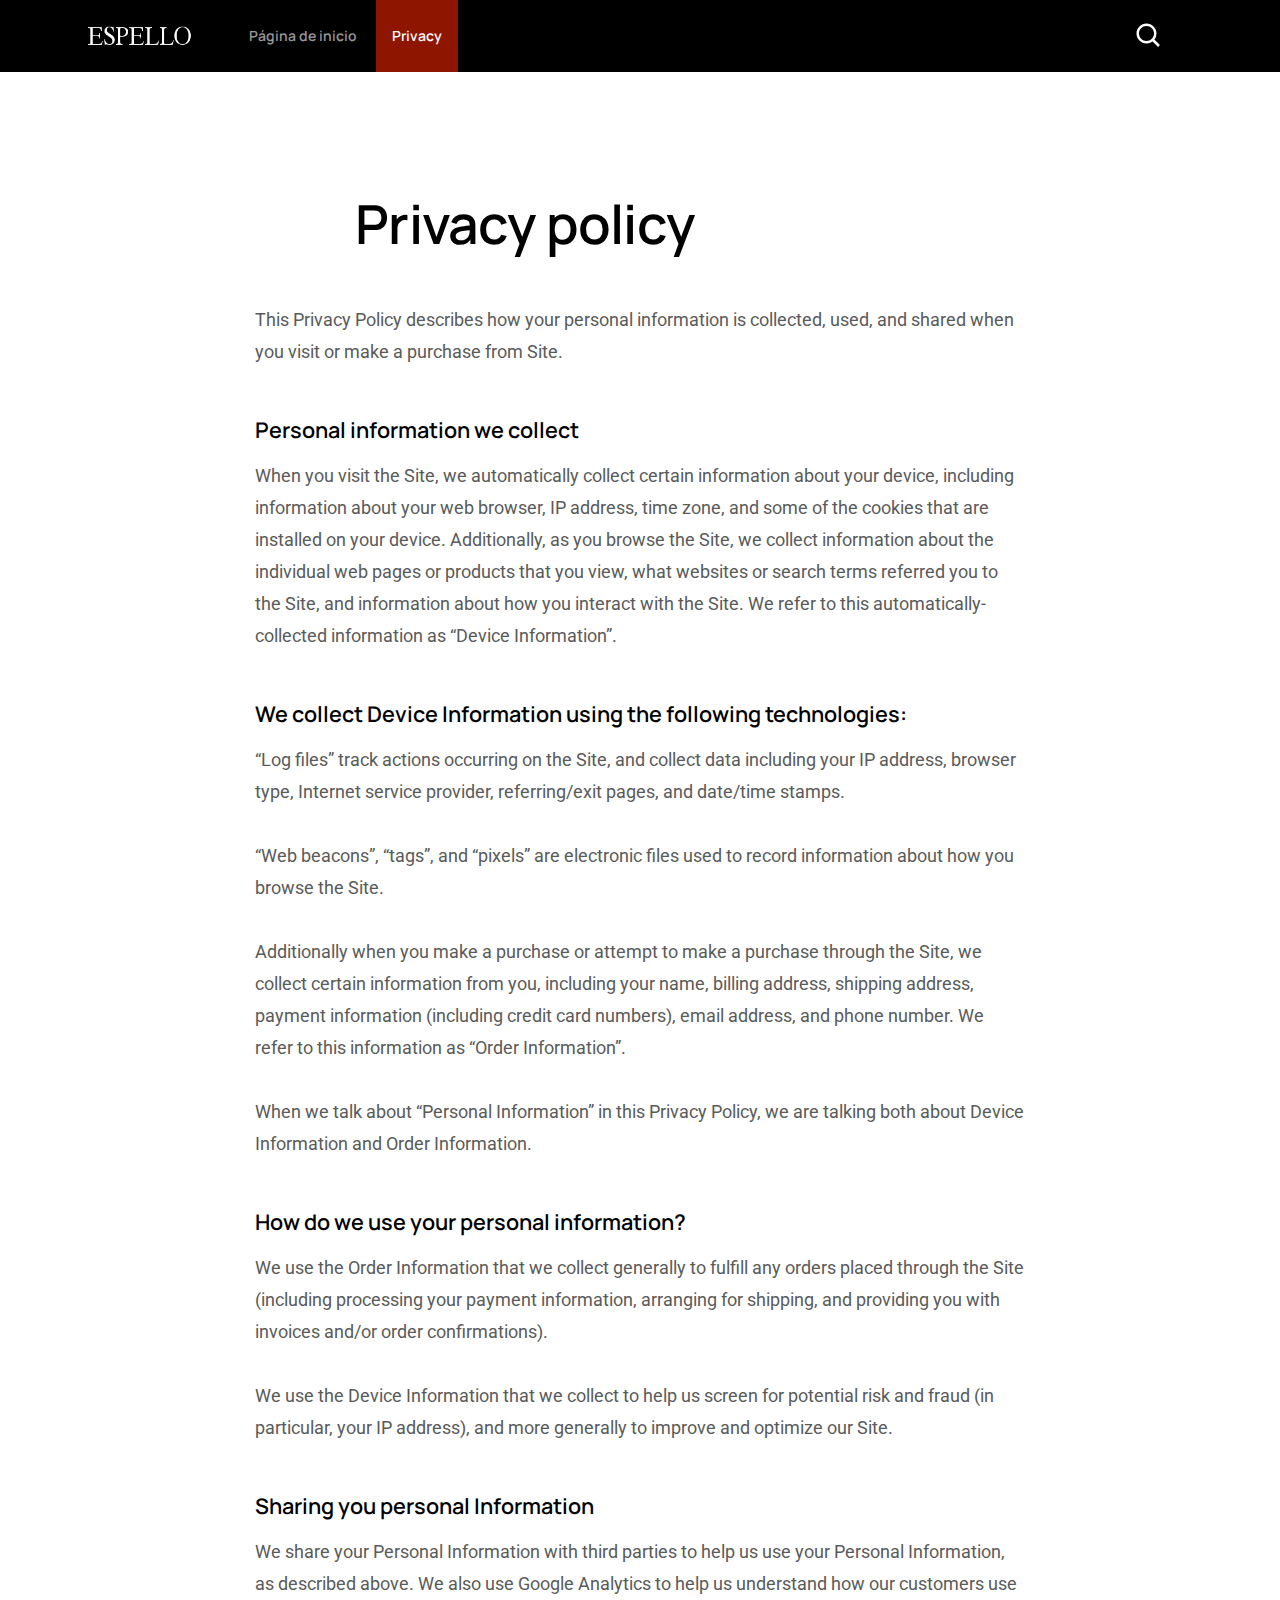
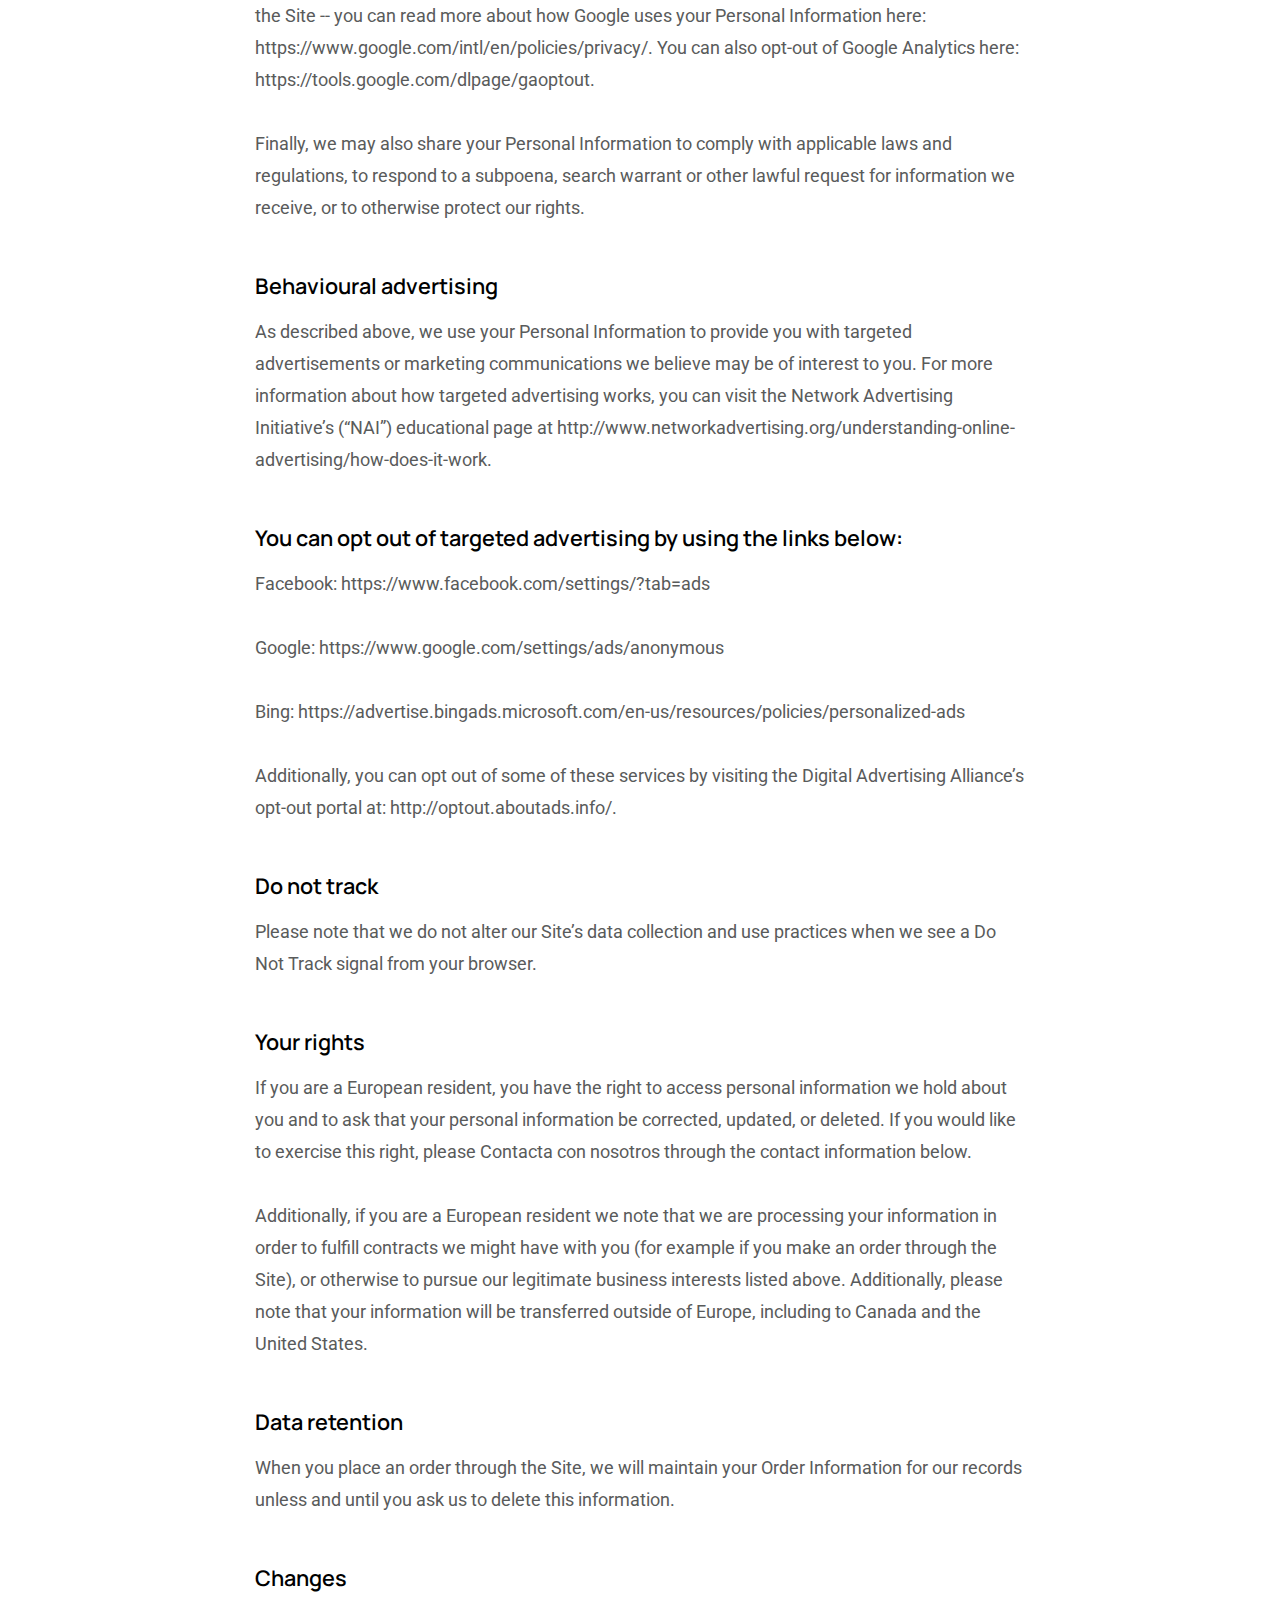
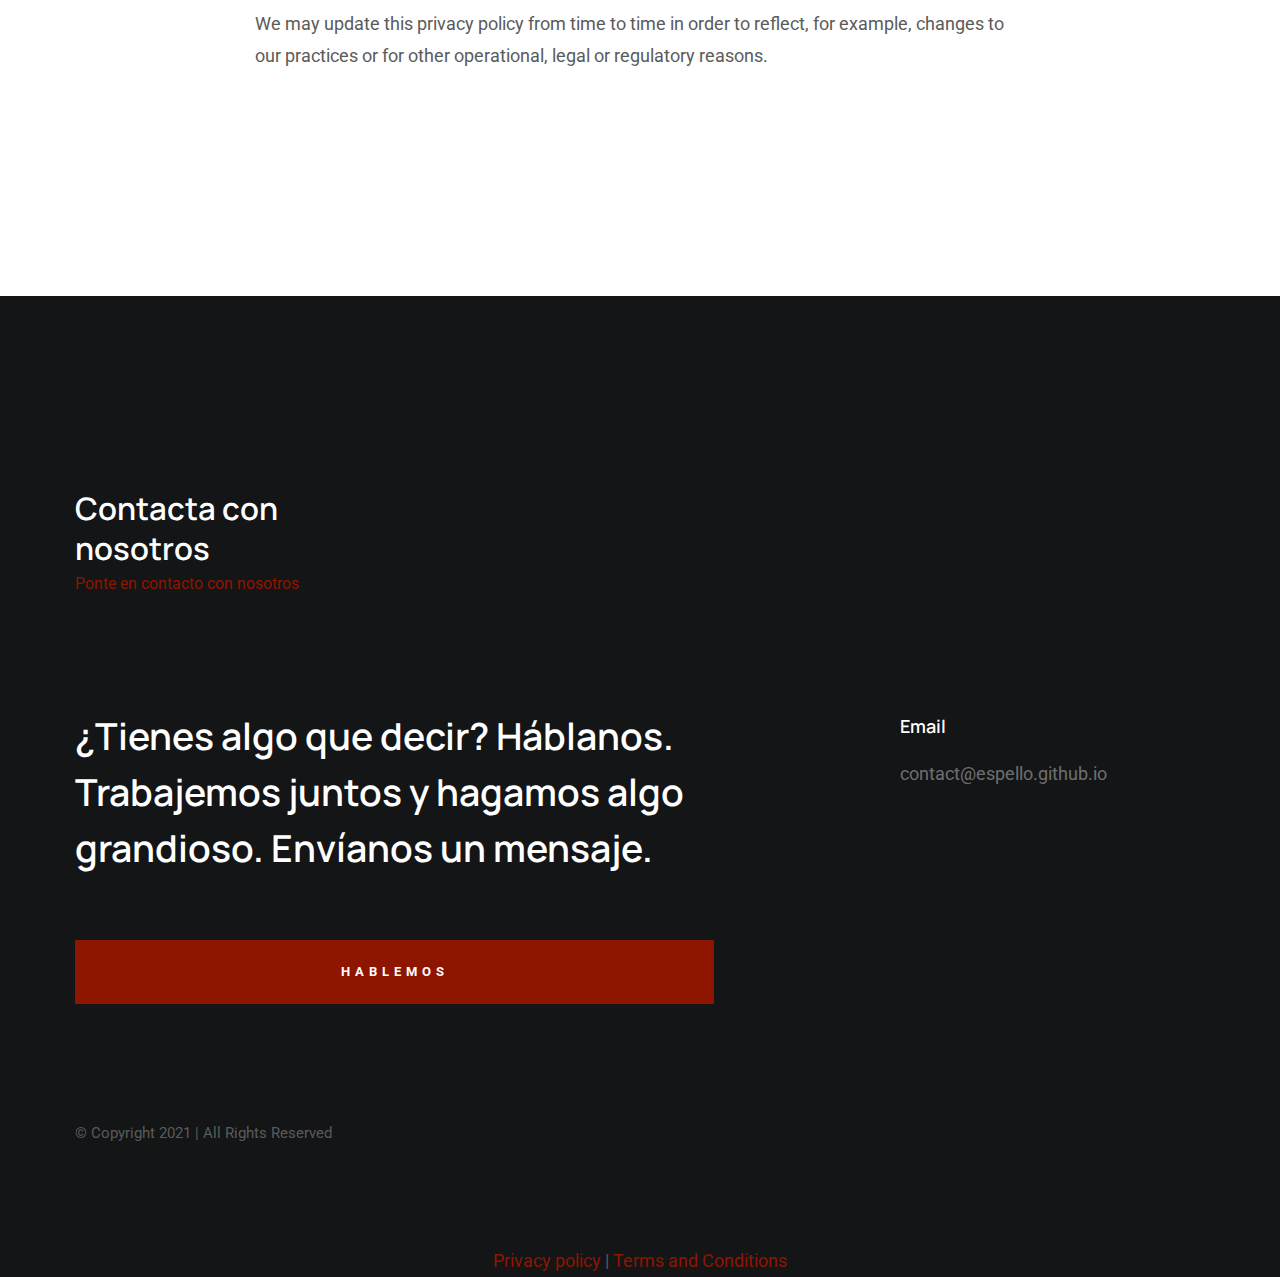
<file: privacy-policy.html>
<!DOCTYPE html>
<html class="no-js" lang="es">
<head>

    <!--- basic page needs
    ================================================== -->
    <meta charset="utf-8">
    <title>Privacy policy</title>


    <!-- mobile specific metas
    ================================================== -->
    <meta name="viewport" content="width=device-width, initial-scale=1">

    <!-- CSS
    ================================================== -->
    <link rel="stylesheet" href="css/styles.css">
    <link rel="stylesheet" href="css/vendor.css">

    <!-- script
    ================================================== -->
    <script src="js/modernizr.js"></script>
    <script defer src="js/fontawesome/all.min.js"></script>







</head>

<body id="top">




    <!-- preloader
    ================================================== -->
    <div id="preloader">
        <div id="loader"></div>
    </div>


    <!-- header
    ================================================== -->
    <header class="qxpjtttreieju rkdchwaawqvxkxv">
        <div class="clojhathvlllvf">

            <div class="egcojijypws">
                <a href="index.html">
                    <img src="images/logo.png" alt="Homepage">
                </a>
            </div>

            <nav class="ivxjuxcelzar">
                <ul>
                    <li><a href="index.html">Página de inicio</a></li>
                    <li class="ddpualwatyekgpl"><a href="#">Privacy</a></li>
                </ul>
            </nav>

            <a class="wzkosrepdw" href="#0" title="Menu">
                <span class="oqtpktwedjvadpt"></span>
            </a>

            <div class="fshsixactk">

                <div class="slpjsrwrkucqi">
                    <form role="search" method="get" class="ozzkufosojpfecr" action="#">
                        <label>
                            <span class="uhigripwlhqs">Buscar:</span>
                            <input type="search" class="cecatsosgt"  value="" name="s" title="Buscar:" >
                        </label>
                        <input type="submit" class="cpckweuqrtueroc" value="Search">
                    </form>
        
                    <a href="#0" title="Close Search" class="gkhohiitdkf">Cerrar</a>
                </div>
    
                <a class="ysdlkjgqdeiaev" href="#0">
                    <svg xmlns="http://www.w3.org/2000/svg" viewBox="0 0 24 24"><path d="M10 18a7.952 7.952 0 004.897-1.688l4.396 4.396 1.414-1.414-4.396-4.396A7.952 7.952 0 0018 10c0-4.411-3.589-8-8-8s-8 3.589-8 8 3.589 8 8 8zm0-14c3.309 0 6 2.691 6 6s-2.691 6-6 6-6-2.691-6-6 2.691-6 6-6z"/></svg>
                </a>

            </div> <!-- end fshsixactk -->

        </div> <!-- end clojhathvlllvf -->
    </header> <!-- end qxpjtttreieju -->


    <!-- blog content
    ================================================== -->
    <div class="difitkigqkaogva">

        <div class="clojhathvlllvf spqtjrogxt">
            <div class="ahdilpdrcadohsl pfdcidxkedwr">

                <article class="desawdruqushgq">

                    <div class="krjqpjxiofoovor">
                        <h1 class="kzgvcdikycoowo">Privacy policy</h1>
                        
                        <div class="kfyariayio">
          
                         </div>
                    </div> <!-- krjqpjxiofoovor -->



                    <div class="caoiddxpjyp">

<p> This Privacy Policy describes how your personal information is collected, used, and shared when you visit or make a purchase from Site. </p>
<h5> Personal information we collect </h5>
<p> When you visit the Site, we automatically collect certain information about your device, including information about your web browser, IP address, time zone, and some of the cookies that are installed on your device. Additionally, as you browse the Site, we collect information about the individual web pages or products that you view, what websites or search terms referred you to the Site, and information about how you interact with the Site. We refer to this automatically-collected information as “Device Information”. </p>
<h5> We collect Device Information using the following technologies: </h5>
<p> “Log files” track actions occurring on the Site, and collect data including your IP address, browser type, Internet service provider, referring/exit pages, and date/time stamps. </p>
<p> “Web beacons”, “tags”, and “pixels” are electronic files used to record information about how you browse the Site. </p>
<p> Additionally when you make a purchase or attempt to make a purchase through the Site, we collect certain information from you, including your name, billing address, shipping address, payment information (including credit card numbers), email address, and phone number. We refer to this information as “Order Information”. </p>
<p> When we talk about “Personal Information” in this Privacy Policy, we are talking both about Device Information and Order Information. </p>
<h5> How do we use your personal information? </h5>
<p> We use the Order Information that we collect generally to fulfill any orders placed through the Site (including processing your payment information, arranging for shipping, and providing you with invoices and/or order confirmations). </p>
<p> We use the Device Information that we collect to help us screen for potential risk and fraud (in particular, your IP address), and more generally to improve and optimize our Site. </p>
<h5> Sharing you personal Information </h5>
<p> We share your Personal Information with third parties to help us use your Personal Information, as described above. We also use Google Analytics to help us understand how our customers use the Site -- you can read more about how Google uses your Personal Information here: https://www.google.com/intl/en/policies/privacy/. You can also opt-out of Google Analytics here: https://tools.google.com/dlpage/gaoptout. </p>
<p> Finally, we may also share your Personal Information to comply with applicable laws and regulations, to respond to a subpoena, search warrant or other lawful request for information we receive, or to otherwise protect our rights. </p>
<h5> Behavioural advertising </h5>
<p> As described above, we use your Personal Information to provide you with targeted advertisements or marketing communications we believe may be of interest to you. For more information about how targeted advertising works, you can visit the Network Advertising Initiative’s (“NAI”) educational page at http://www.networkadvertising.org/understanding-online-advertising/how-does-it-work. </p>
<h5> You can opt out of targeted advertising by using the links below: </h5>
<p> Facebook: https://www.facebook.com/settings/?tab=ads </p>
<p> Google: https://www.google.com/settings/ads/anonymous </p>
<p> Bing: https://advertise.bingads.microsoft.com/en-us/resources/policies/personalized-ads </p>
<p> Additionally, you can opt out of some of these services by visiting the Digital Advertising Alliance’s opt-out portal at: http://optout.aboutads.info/. </p>
<h5> Do not track </h5>
<p> Please note that we do not alter our Site’s data collection and use practices when we see a Do Not Track signal from your browser. </p>
<h5> Your rights </h5>
<p> If you are a European resident, you have the right to access personal information we hold about you and to ask that your personal information be corrected, updated, or deleted. If you would like to exercise this right, please Contacta con nosotros through the contact information below. </p>
<p> Additionally, if you are a European resident we note that we are processing your information in order to fulfill contracts we might have with you (for example if you make an order through the Site), or otherwise to pursue our legitimate business interests listed above. Additionally, please note that your information will be transferred outside of Europe, including to Canada and the United States. </p>
<h5> Data retention </h5>
<p> When you place an order through the Site, we will maintain your Order Information for our records unless and until you ask us to delete this information. </p>
<h5> Changes </h5>
<p> We may update this privacy policy from time to time in order to reflect, for example, changes to our practices or for other operational, legal or regulatory reasons. </p>


                        

                    </div> <!-- end caoiddxpjyp -->

                </article> <!-- blog post -->

            </div> <!-- ahdilpdrcadohsl -->
        </div> <!-- end spqtjrogxt -->

    </div> <!-- end difitkigqkaogva -->


    <!-- contact
    ================================================== -->
    <section id="contact" class="jkspatgslwdekd qawcgwtvltgqvqg ukaohorsic">

        <div class="clojhathvlllvf uipvxsiafqp">
            <div class="ahdilpdrcadohsl liwoaaaiglylu awipwyxqpffiua">
                <h2>Contacta con nosotros</h2>
                <p class="desc">Ponte en contacto con nosotros</p>
            </div>
        </div> <!-- end uipvxsiafqp -->

        <div class="clojhathvlllvf qzvihspphzquusi">

            <div class="ahdilpdrcadohsl oktfloapoyy awipwyxqpffiua">
                <h3 class="rowqgdrzsfz">
                    ¿Tienes algo que decir? Háblanos. Trabajemos juntos y hagamos algo grandioso. Envíanos un mensaje.
                </h3>

                <div class="eeosajgrfivjq">
                    <a href="mailto:#0" class="zthjpdgvvsakh jjutusljwpezruc afdcelsrgqcv">Hablemos</a>
                </div>
            </div>

            <div class="ahdilpdrcadohsl gkwaxpdspchrjki awipwyxqpffiua totiwtghitlzdix">
                <div class="clojhathvlllvf">
                    <div class="ahdilpdrcadohsl pfdcidxkedwr ihecroqtspeqlh orshpwlcfgjwg">
                    </div>

                    <div class="ahdilpdrcadohsl pfdcidxkedwr ihecroqtspeqlh orshpwlcfgjwg">
                        <div class="akjtlhfepu">
        
                            <h5>Email</h5>
                            <p>
                            contact@espello.github.io <br>
                            </p>
                        </div> <!-- end akjtlhfepu -->
                    </div>
                </div> <!-- end clojhathvlllvf -->
            </div> <!-- end totiwtghitlzdix -->

        </div> <!-- end qzvihspphzquusi -->

    </section> <!-- end jkspatgslwdekd -->


    <!-- footer
    ================================================== -->
    <footer class="zsxlqcphqtiacjg">
        <div class="clojhathvlllvf">
            <div class="ahdilpdrcadohsl gkwaxpdspchrjki ihecroqtspeqlh ikqfioosxrydw igigrkhyhf">
                <ul class="lfirczlieyaod">
                    <li><a href="#0"><i class="vvteefivlgvgoei pzvkqucxka" aria-hidden="true"></i></a></li>
                    <li><a href="#0"><i class="vvteefivlgvgoei erocfuwphifkc" aria-hidden="true"></i></a></li>
                    <li><a href="#0"><i class="vvteefivlgvgoei jkfiqephhakse" aria-hidden="true"></i></a></li>
                    <li><a href="#0"><i class="vvteefivlgvgoei alidlogwvv" aria-hidden="true"></i></a></li>
                    <li><a href="#0"><i class="vvteefivlgvgoei fspecsfltdzhkx" aria-hidden="true"></i></a></li>
                </ul>
            </div>

            <div class="ahdilpdrcadohsl oktfloapoyy ihecroqtspeqlh ikqfioosxrydw irviqzjciwlx">
                <span>© Copyright 2021 | All Rights Reserved</span> 
            </div>
        </div>

        <div class="vtwzfdhaio">
            <a class="tkulvaxuspgg" title="Back to Top" href="#top">
                <svg xmlns="http://www.w3.org/2000/svg" viewBox="0 0 24 24"><path d="M6 4h12v2H6zm5 10v6h2v-6h5l-6-6-6 6z"/></svg>
            </a>
        </div> <!-- end vtwzfdhaio -->
    </footer>


    <!-- Java Script
    ================================================== -->
    <script src="js/jquery-3.2.1.min.js"></script>
    <script src="js/plugins.js"></script>
    <script src="js/main.js"></script>

<center><a href="privacy-policy.html">Privacy policy</a> | <a href="terms.html">Terms and Conditions</a></center></body>

</html>
</file>
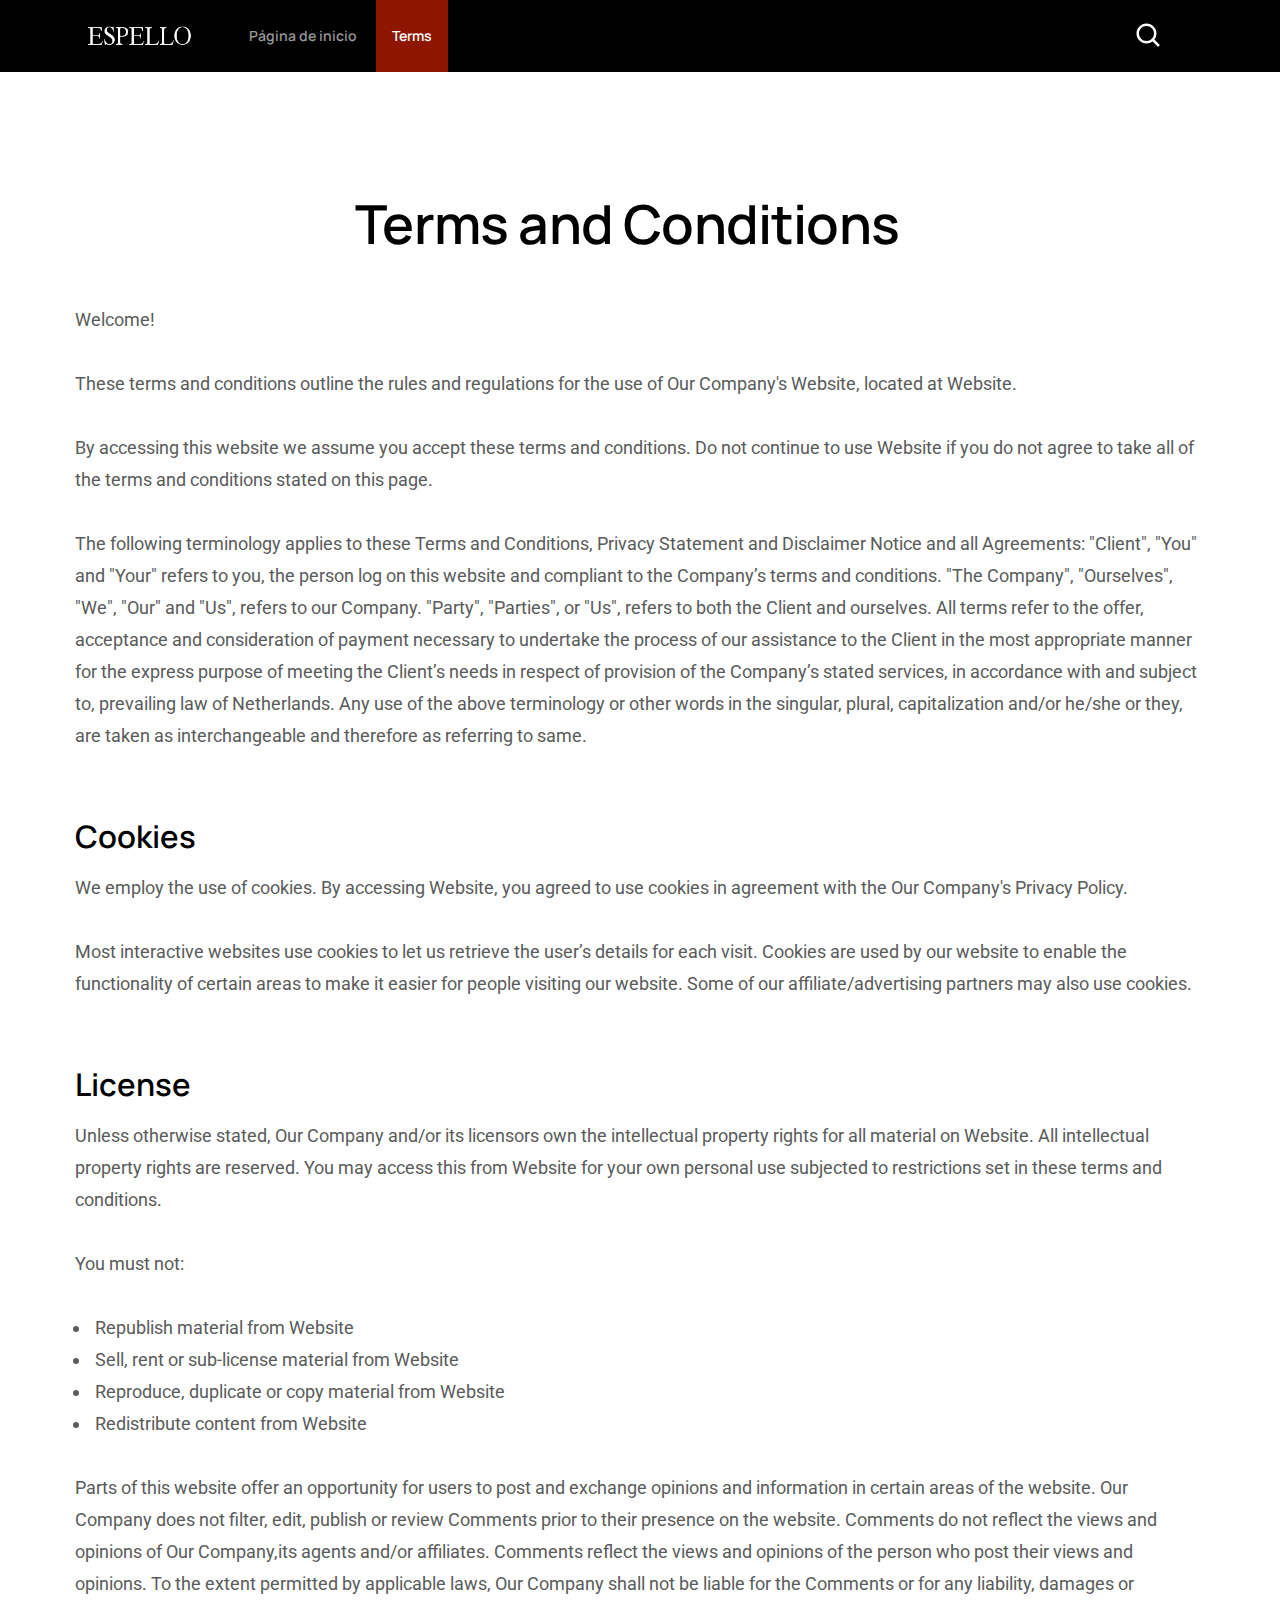
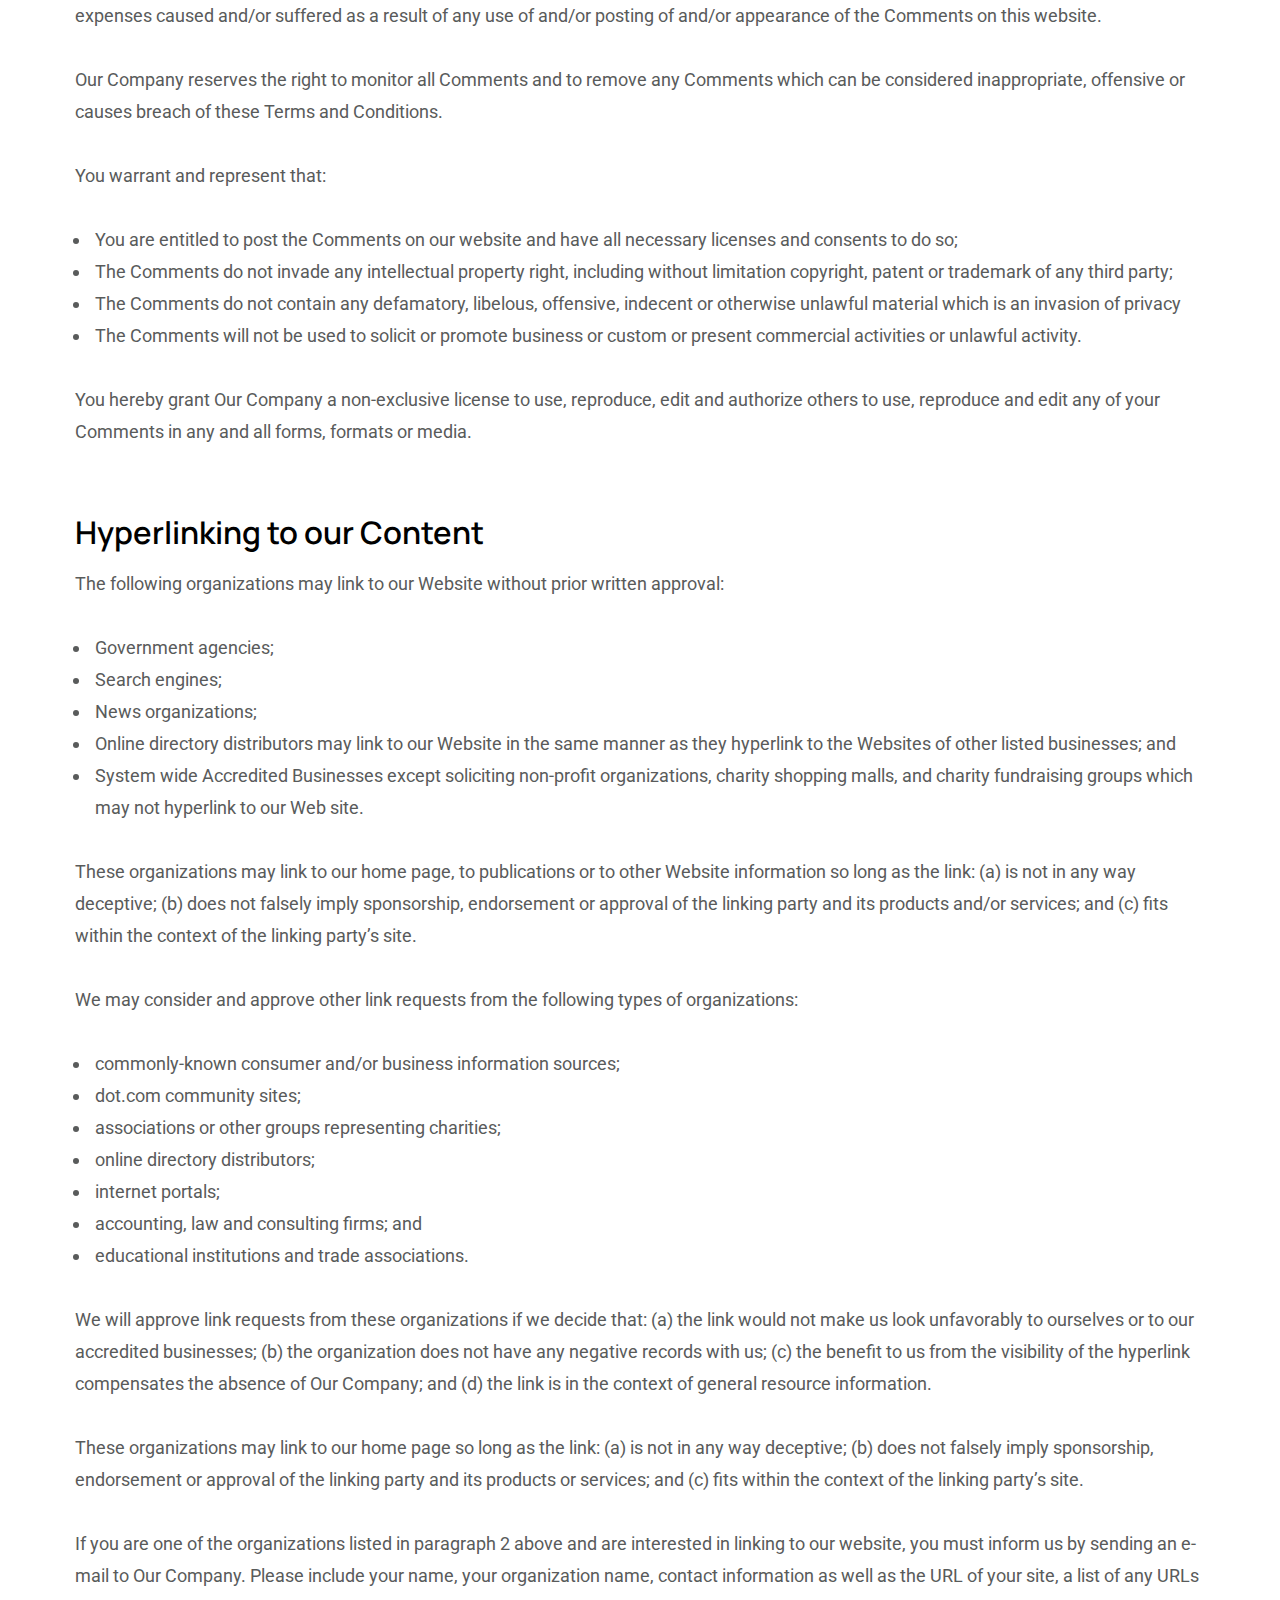
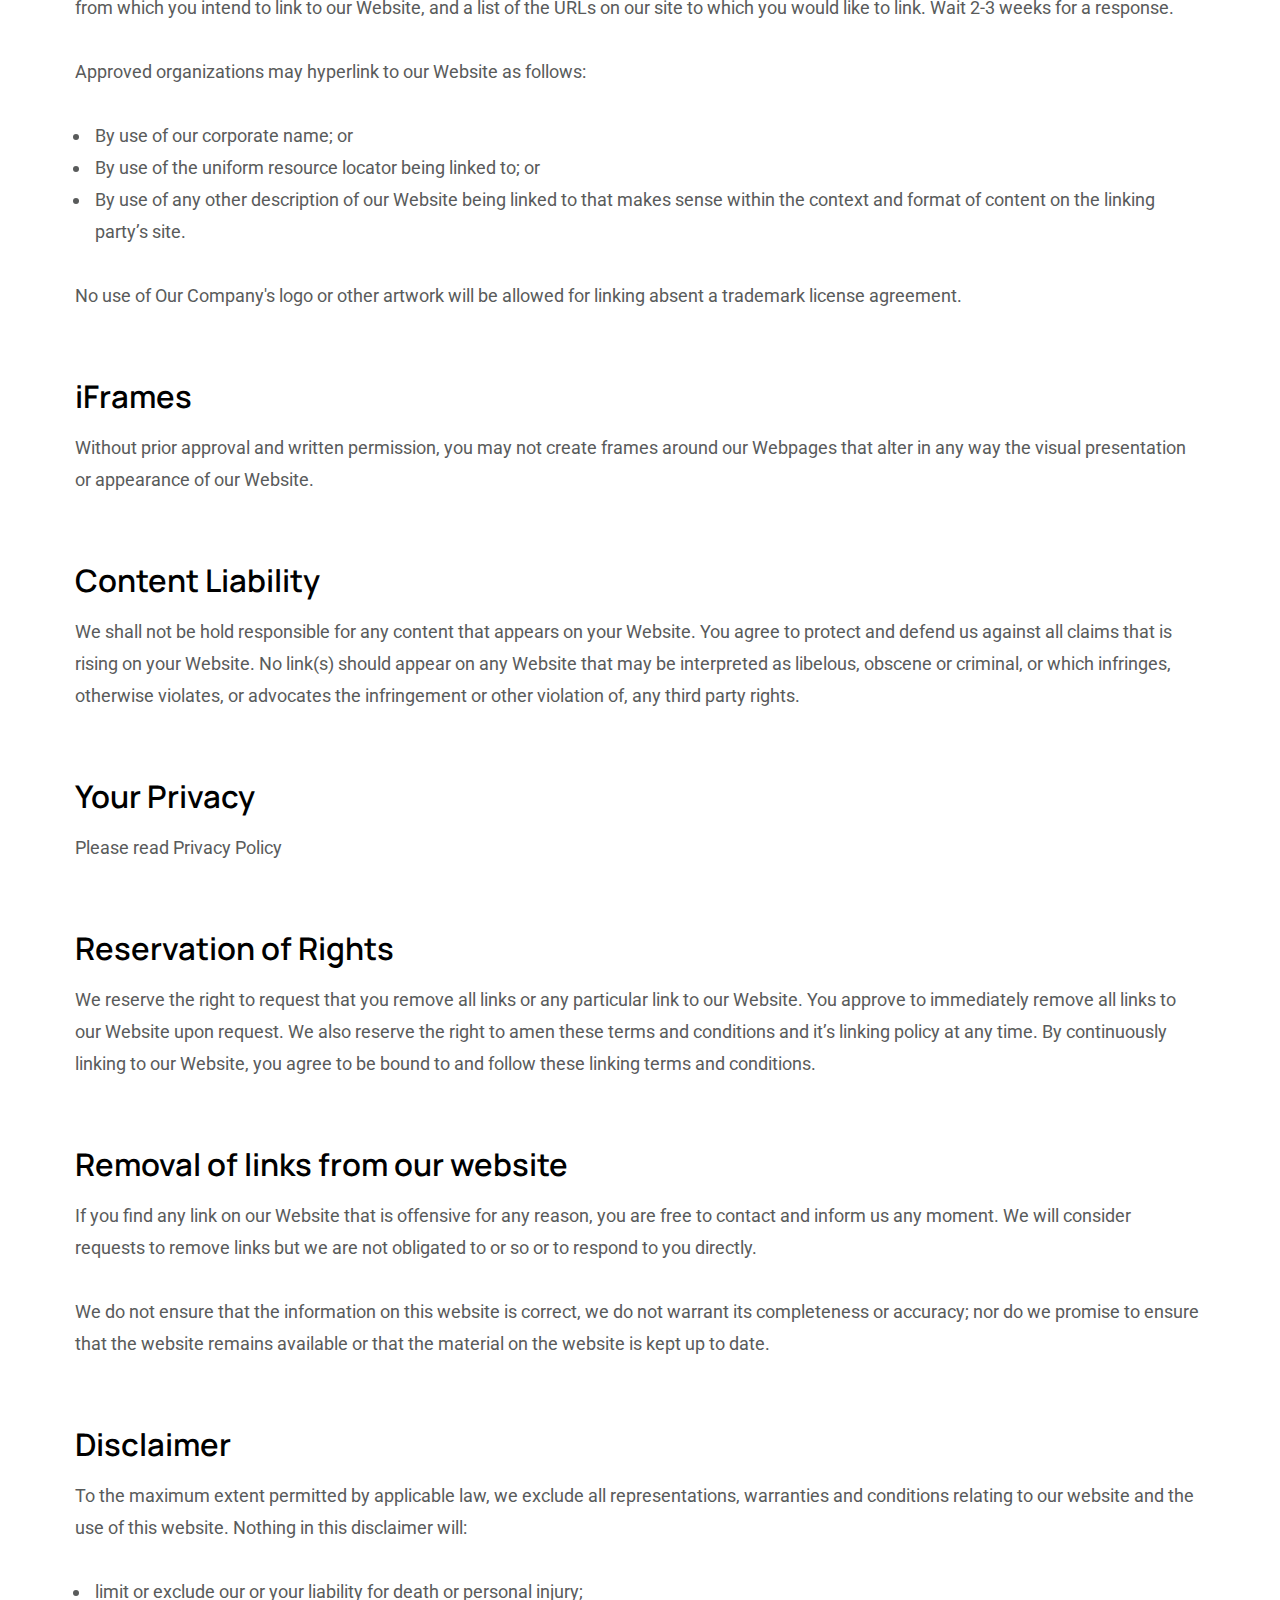
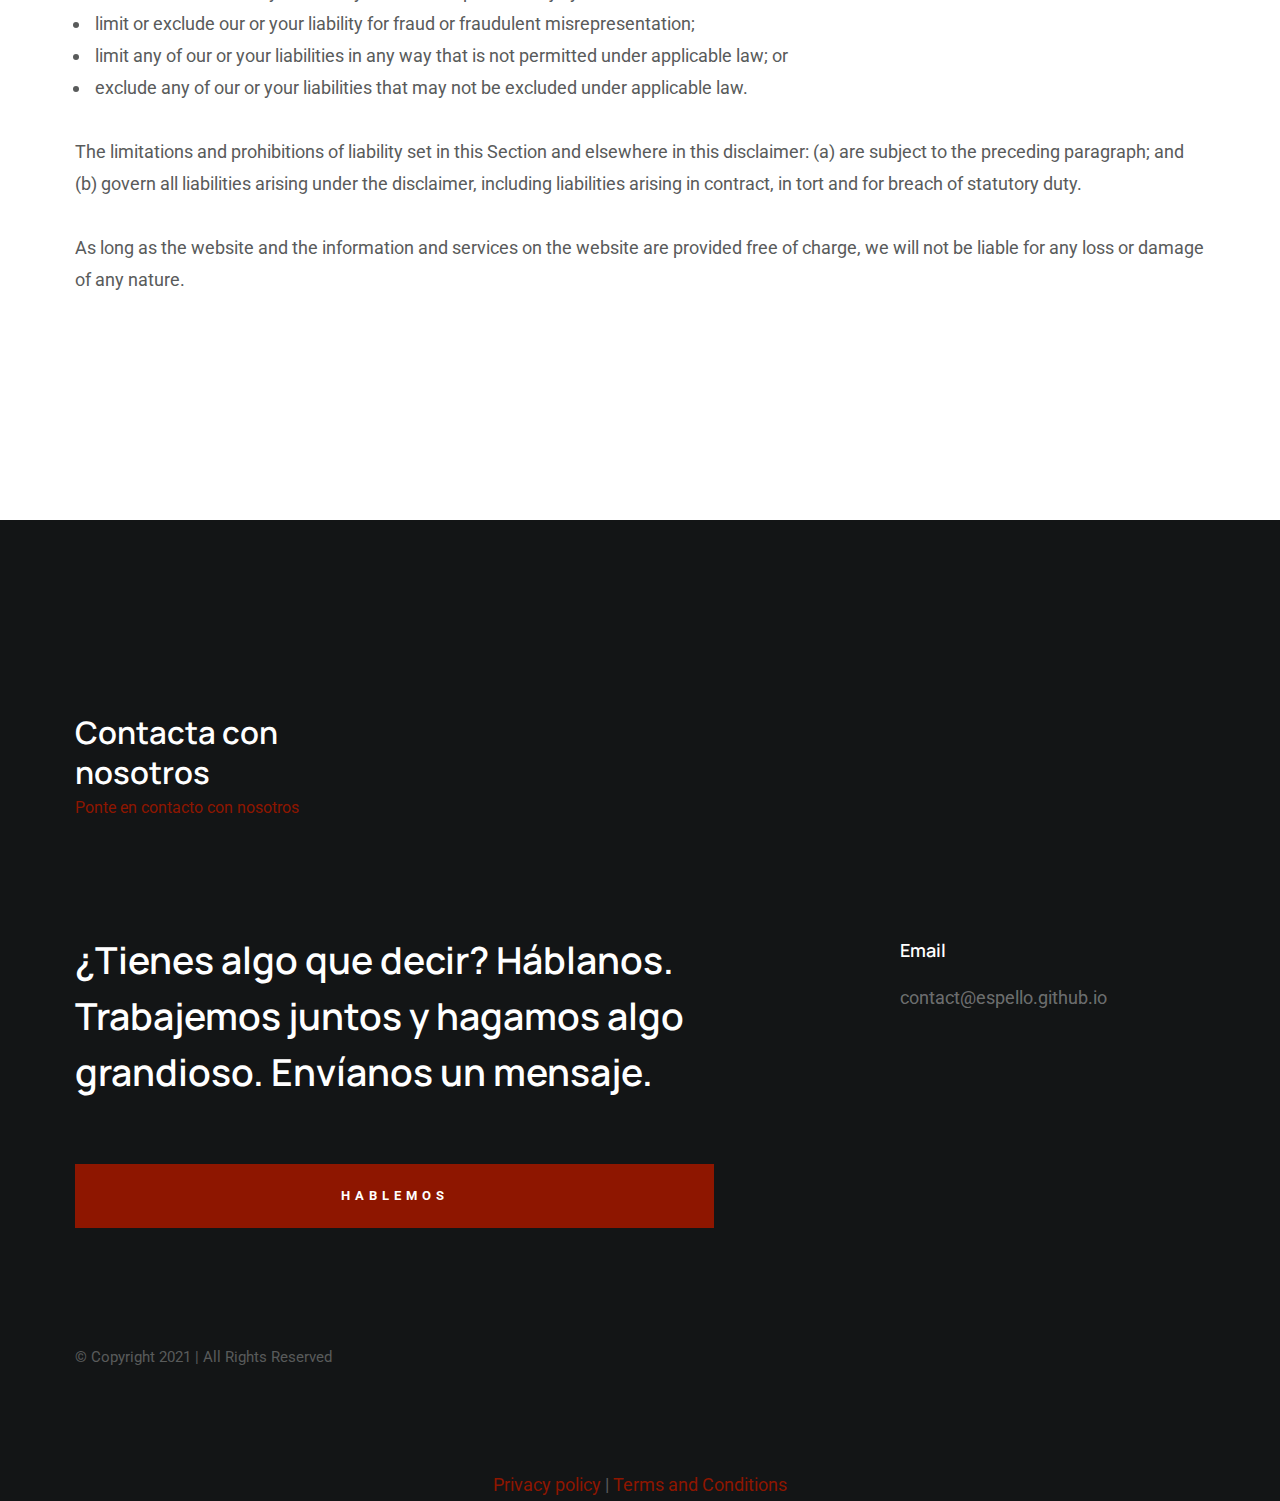
<file: terms.html>
<!DOCTYPE html>
<html class="no-js" lang="es">
<head>

    <!--- basic page needs
    ================================================== -->
    <meta charset="utf-8">
    <title>Terms and Conditions</title>


    <!-- mobile specific metas
    ================================================== -->
    <meta name="viewport" content="width=device-width, initial-scale=1">

    <!-- CSS
    ================================================== -->
    <link rel="stylesheet" href="css/styles.css">
    <link rel="stylesheet" href="css/vendor.css">

    <!-- script
    ================================================== -->
    <script src="js/modernizr.js"></script>
    <script defer src="js/fontawesome/all.min.js"></script>







</head>

<body id="top">




    <!-- preloader
    ================================================== -->
    <div id="preloader">
        <div id="loader"></div>
    </div>


    <!-- header
    ================================================== -->
    <header class="qxpjtttreieju rkdchwaawqvxkxv">
        <div class="clojhathvlllvf">

            <div class="egcojijypws">
                <a href="index.html">
                    <img src="images/logo.png" alt="Homepage">
                </a>
            </div>

            <nav class="ivxjuxcelzar">
                <ul>
                    <li><a href="index.html">Página de inicio</a></li>
                    <li class="ddpualwatyekgpl"><a href="#">Terms</a></li>
                </ul>
            </nav>

            <a class="wzkosrepdw" href="#0" title="Menu">
                <span class="oqtpktwedjvadpt"></span>
            </a>

            <div class="fshsixactk">

                <div class="slpjsrwrkucqi">
                    <form role="search" method="get" class="ozzkufosojpfecr" action="#">
                        <label>
                            <span class="uhigripwlhqs">Buscar:</span>
                            <input type="search" class="cecatsosgt"  value="" name="s" title="Buscar:" >
                        </label>
                        <input type="submit" class="cpckweuqrtueroc" value="Search">
                    </form>
        
                    <a href="#0" title="Close Search" class="gkhohiitdkf">Cerrar</a>
                </div>
    
                <a class="ysdlkjgqdeiaev" href="#0">
                    <svg xmlns="http://www.w3.org/2000/svg" viewBox="0 0 24 24"><path d="M10 18a7.952 7.952 0 004.897-1.688l4.396 4.396 1.414-1.414-4.396-4.396A7.952 7.952 0 0018 10c0-4.411-3.589-8-8-8s-8 3.589-8 8 3.589 8 8 8zm0-14c3.309 0 6 2.691 6 6s-2.691 6-6 6-6-2.691-6-6 2.691-6 6-6z"/></svg>
                </a>

            </div> <!-- end fshsixactk -->

        </div> <!-- end clojhathvlllvf -->
    </header> <!-- end qxpjtttreieju -->


    <!-- blog content
    ================================================== -->
    <div class="difitkigqkaogva">

        <div class="clojhathvlllvf spqtjrogxt">
            <div class="ahdilpdrcadohsl pfdcidxkedwr">

                <article class="desawdruqushgq">

                    <div class="krjqpjxiofoovor">
                        <h1 class="kzgvcdikycoowo">Terms and Conditions</h1>
                        
                        <div class="kfyariayio">
          
                         </div>
                    </div> <!-- krjqpjxiofoovor -->

<p>Welcome!</p>

<p>These terms and conditions outline the rules and regulations for the use of Our Company's Website, located at Website.</p>

<p>By accessing this website we assume you accept these terms and conditions. Do not continue to use Website if you do not agree to take all of the terms and conditions stated on this page.</p>

<p>The following terminology applies to these Terms and Conditions, Privacy Statement and Disclaimer Notice and all Agreements: "Client", "You" and "Your" refers to you, the person log on this website and compliant to the Company’s terms and conditions. "The Company", "Ourselves", "We", "Our" and "Us", refers to our Company. "Party", "Parties", or "Us", refers to both the Client and ourselves. All terms refer to the offer, acceptance and consideration of payment necessary to undertake the process of our assistance to the Client in the most appropriate manner for the express purpose of meeting the Client’s needs in respect of provision of the Company’s stated services, in accordance with and subject to, prevailing law of Netherlands. Any use of the above terminology or other words in the singular, plural, capitalization and/or he/she or they, are taken as interchangeable and therefore as referring to same.</p>

<h3>Cookies</h3>

<p>We employ the use of cookies. By accessing Website, you agreed to use cookies in agreement with the Our Company's Privacy Policy. </p>

<p>Most interactive websites use cookies to let us retrieve the user’s details for each visit. Cookies are used by our website to enable the functionality of certain areas to make it easier for people visiting our website. Some of our affiliate/advertising partners may also use cookies.</p>

<h3>License</h3>

<p>Unless otherwise stated, Our Company and/or its licensors own the intellectual property rights for all material on Website. All intellectual property rights are reserved. You may access this from Website for your own personal use subjected to restrictions set in these terms and conditions.</p>

<p>You must not:</p>
<ul>
    <li>Republish material from Website</li>
    <li>Sell, rent or sub-license material from Website</li>
    <li>Reproduce, duplicate or copy material from Website</li>
    <li>Redistribute content from Website</li>
</ul>

<p>Parts of this website offer an opportunity for users to post and exchange opinions and information in certain areas of the website. Our Company does not filter, edit, publish or review Comments prior to their presence on the website. Comments do not reflect the views and opinions of Our Company,its agents and/or affiliates. Comments reflect the views and opinions of the person who post their views and opinions. To the extent permitted by applicable laws, Our Company shall not be liable for the Comments or for any liability, damages or expenses caused and/or suffered as a result of any use of and/or posting of and/or appearance of the Comments on this website.</p>

<p>Our Company reserves the right to monitor all Comments and to remove any Comments which can be considered inappropriate, offensive or causes breach of these Terms and Conditions.</p>

<p>You warrant and represent that:</p>

<ul>
    <li>You are entitled to post the Comments on our website and have all necessary licenses and consents to do so;</li>
    <li>The Comments do not invade any intellectual property right, including without limitation copyright, patent or trademark of any third party;</li>
    <li>The Comments do not contain any defamatory, libelous, offensive, indecent or otherwise unlawful material which is an invasion of privacy</li>
    <li>The Comments will not be used to solicit or promote business or custom or present commercial activities or unlawful activity.</li>
</ul>

<p>You hereby grant Our Company a non-exclusive license to use, reproduce, edit and authorize others to use, reproduce and edit any of your Comments in any and all forms, formats or media.</p>

<h3>Hyperlinking to our Content</h3>

<p>The following organizations may link to our Website without prior written approval:</p>

<ul>
    <li>Government agencies;</li>
    <li>Search engines;</li>
    <li>News organizations;</li>
    <li>Online directory distributors may link to our Website in the same manner as they hyperlink to the Websites of other listed businesses; and</li>
    <li>System wide Accredited Businesses except soliciting non-profit organizations, charity shopping malls, and charity fundraising groups which may not hyperlink to our Web site.</li>
</ul>

<p>These organizations may link to our home page, to publications or to other Website information so long as the link: (a) is not in any way deceptive; (b) does not falsely imply sponsorship, endorsement or approval of the linking party and its products and/or services; and (c) fits within the context of the linking party’s site.</p>

<p>We may consider and approve other link requests from the following types of organizations:</p>

<ul>
    <li>commonly-known consumer and/or business information sources;</li>
    <li>dot.com community sites;</li>
    <li>associations or other groups representing charities;</li>
    <li>online directory distributors;</li>
    <li>internet portals;</li>
    <li>accounting, law and consulting firms; and</li>
    <li>educational institutions and trade associations.</li>
</ul>

<p>We will approve link requests from these organizations if we decide that: (a) the link would not make us look unfavorably to ourselves or to our accredited businesses; (b) the organization does not have any negative records with us; (c) the benefit to us from the visibility of the hyperlink compensates the absence of Our Company; and (d) the link is in the context of general resource information.</p>

<p>These organizations may link to our home page so long as the link: (a) is not in any way deceptive; (b) does not falsely imply sponsorship, endorsement or approval of the linking party and its products or services; and (c) fits within the context of the linking party’s site.</p>

<p>If you are one of the organizations listed in paragraph 2 above and are interested in linking to our website, you must inform us by sending an e-mail to Our Company. Please include your name, your organization name, contact information as well as the URL of your site, a list of any URLs from which you intend to link to our Website, and a list of the URLs on our site to which you would like to link. Wait 2-3 weeks for a response.</p>

<p>Approved organizations may hyperlink to our Website as follows:</p>

<ul>
    <li>By use of our corporate name; or</li>
    <li>By use of the uniform resource locator being linked to; or</li>
    <li>By use of any other description of our Website being linked to that makes sense within the context and format of content on the linking party’s site.</li>
</ul>

<p>No use of Our Company's logo or other artwork will be allowed for linking absent a trademark license agreement.</p>

<h3>iFrames</h3>

<p>Without prior approval and written permission, you may not create frames around our Webpages that alter in any way the visual presentation or appearance of our Website.</p>

<h3>Content Liability</h3>

<p>We shall not be hold responsible for any content that appears on your Website. You agree to protect and defend us against all claims that is rising on your Website. No link(s) should appear on any Website that may be interpreted as libelous, obscene or criminal, or which infringes, otherwise violates, or advocates the infringement or other violation of, any third party rights.</p>

<h3>Your Privacy</h3>

<p>Please read Privacy Policy</p>

<h3>Reservation of Rights</h3>

<p>We reserve the right to request that you remove all links or any particular link to our Website. You approve to immediately remove all links to our Website upon request. We also reserve the right to amen these terms and conditions and it’s linking policy at any time. By continuously linking to our Website, you agree to be bound to and follow these linking terms and conditions.</p>

<h3>Removal of links from our website</h3>

<p>If you find any link on our Website that is offensive for any reason, you are free to contact and inform us any moment. We will consider requests to remove links but we are not obligated to or so or to respond to you directly.</p>

<p>We do not ensure that the information on this website is correct, we do not warrant its completeness or accuracy; nor do we promise to ensure that the website remains available or that the material on the website is kept up to date.</p>

<h3>Disclaimer</h3>

<p>To the maximum extent permitted by applicable law, we exclude all representations, warranties and conditions relating to our website and the use of this website. Nothing in this disclaimer will:</p>

<ul>
    <li>limit or exclude our or your liability for death or personal injury;</li>
    <li>limit or exclude our or your liability for fraud or fraudulent misrepresentation;</li>
    <li>limit any of our or your liabilities in any way that is not permitted under applicable law; or</li>
    <li>exclude any of our or your liabilities that may not be excluded under applicable law.</li>
</ul>

<p>The limitations and prohibitions of liability set in this Section and elsewhere in this disclaimer: (a) are subject to the preceding paragraph; and (b) govern all liabilities arising under the disclaimer, including liabilities arising in contract, in tort and for breach of statutory duty.</p>

<p>As long as the website and the information and services on the website are provided free of charge, we will not be liable for any loss or damage of any nature.</p>

                    <div class="caoiddxpjyp">



                        

                    </div> <!-- end caoiddxpjyp -->

                </article> <!-- blog post -->

            </div> <!-- ahdilpdrcadohsl -->
        </div> <!-- end spqtjrogxt -->

    </div> <!-- end difitkigqkaogva -->


    <!-- contact
    ================================================== -->
    <section id="contact" class="jkspatgslwdekd qawcgwtvltgqvqg ukaohorsic">

        <div class="clojhathvlllvf uipvxsiafqp">
            <div class="ahdilpdrcadohsl liwoaaaiglylu awipwyxqpffiua">
                <h2>Contacta con nosotros</h2>
                <p class="desc">Ponte en contacto con nosotros</p>
            </div>
        </div> <!-- end uipvxsiafqp -->

        <div class="clojhathvlllvf qzvihspphzquusi">

            <div class="ahdilpdrcadohsl oktfloapoyy awipwyxqpffiua">
                <h3 class="rowqgdrzsfz">
                    ¿Tienes algo que decir? Háblanos. Trabajemos juntos y hagamos algo grandioso. Envíanos un mensaje.
                </h3>

                <div class="eeosajgrfivjq">
                    <a href="mailto:#0" class="zthjpdgvvsakh jjutusljwpezruc afdcelsrgqcv">Hablemos</a>
                </div>
            </div>

            <div class="ahdilpdrcadohsl gkwaxpdspchrjki awipwyxqpffiua totiwtghitlzdix">
                <div class="clojhathvlllvf">
                    <div class="ahdilpdrcadohsl pfdcidxkedwr ihecroqtspeqlh orshpwlcfgjwg">
                    </div>

                    <div class="ahdilpdrcadohsl pfdcidxkedwr ihecroqtspeqlh orshpwlcfgjwg">
                        <div class="akjtlhfepu">
        
                            <h5>Email</h5>
                            <p>
                            contact@espello.github.io <br>
                            </p>
                        </div> <!-- end akjtlhfepu -->
                    </div>
                </div> <!-- end clojhathvlllvf -->
            </div> <!-- end totiwtghitlzdix -->

        </div> <!-- end qzvihspphzquusi -->

    </section> <!-- end jkspatgslwdekd -->


    <!-- footer
    ================================================== -->
    <footer class="zsxlqcphqtiacjg">
        <div class="clojhathvlllvf">
            <div class="ahdilpdrcadohsl gkwaxpdspchrjki ihecroqtspeqlh ikqfioosxrydw igigrkhyhf">
                <ul class="lfirczlieyaod">
                    <li><a href="#0"><i class="vvteefivlgvgoei pzvkqucxka" aria-hidden="true"></i></a></li>
                    <li><a href="#0"><i class="vvteefivlgvgoei erocfuwphifkc" aria-hidden="true"></i></a></li>
                    <li><a href="#0"><i class="vvteefivlgvgoei jkfiqephhakse" aria-hidden="true"></i></a></li>
                    <li><a href="#0"><i class="vvteefivlgvgoei alidlogwvv" aria-hidden="true"></i></a></li>
                    <li><a href="#0"><i class="vvteefivlgvgoei fspecsfltdzhkx" aria-hidden="true"></i></a></li>
                </ul>
            </div>

            <div class="ahdilpdrcadohsl oktfloapoyy ihecroqtspeqlh ikqfioosxrydw irviqzjciwlx">
                <span>© Copyright 2021 | All Rights Reserved</span> 
            </div>
        </div>

        <div class="vtwzfdhaio">
            <a class="tkulvaxuspgg" title="Back to Top" href="#top">
                <svg xmlns="http://www.w3.org/2000/svg" viewBox="0 0 24 24"><path d="M6 4h12v2H6zm5 10v6h2v-6h5l-6-6-6 6z"/></svg>
            </a>
        </div> <!-- end vtwzfdhaio -->
    </footer>


    <!-- Java Script
    ================================================== -->
    <script src="js/jquery-3.2.1.min.js"></script>
    <script src="js/plugins.js"></script>
    <script src="js/main.js"></script>

<center><a href="privacy-policy.html">Privacy policy</a> | <a href="terms.html">Terms and Conditions</a></center></body>

</html>
</file>
<file: css/styles.css>
/* =================================================================== 
 * Kreative Main Stylesheet
 * Template Ver. 2.0.0
 * 05-29-2020
 * ------------------------------------------------------------------
 *
 * TOC:
 * # settings and variables
 *      ## fonts
 *      ## colors
 *      ## vertical spacing and typescale
 *      ## grid variables
 * # normalize
 * # basic/base setup styles
 *      ## media
 *      ## typography resets
 *      ## links
 *      ## inputs
 * # Grid v3.0.0
 *      ## medium screen devices
 *      ## tablets
 *      ## mobile devices
 *      ## small mobile devices <= 400px
 * # block grids
 *      ## block grids - medium screen devices
 *      ## block grids - tablets
 *      ## block grids - mobile devices 
 *      ## block grids - small mobile devices <= 400px 
 * # MISC - (_grid.scss)
 * # custom grid, block grid STACK breakpoints
 * # base style overrides
 *      ## links
 * # typography & general theme styles
 *      ## lists 
 *      ## responsive video container
 *      ## floated image
 *      ## tables
 *      ## spacing 
 * # preloader
 *      ## page loaded
 * # forms
 *      ## style placeholder text
 *      ## change autocomplete styles in Chrome
 * # buttons
 * # additional components
 *      ## additional typo styles
 *      ## skillbars
 *      ## alert box 
 *      ## pagination
 * # common and reusable styles
 *      ## slick slider 
 * # site header
 *      ## header logo
 *      ## header nav
 *      ## header search
 *      ## search trigger
 *      ## mobile menu toggle 
 * # home
 *      ## home content
 *      ## home horizontal line
 * # services 
 *      ## services list
 *      ## folio list
 *      ## modal popup
 * # blog
 *      ## homepage blog entries section
 * # about
 *      ## process 
 *      ## team
 * # testimonials
 * # CTA
 * # contact
 *      ## contact content
 *      ## contact info blocks
 * # footer
 *      ## footer social
 *      ## copyright
 *      ## go top
 * # blog styles and blog components
 *      ## blog post
 *      ## blog entry navigation
 *      ## category block
 *      ## comments
 *
 * ------------------------------------------------------------------ */


/* ===================================================================
 * # settings and variables
 *
 * ------------------------------------------------------------------- */

/* ------------------------------------------------------------------- 
 * ## fonts 
 * ------------------------------------------------------------------- */
@import url("https://fonts.googleapis.com/css?family=Manrope:300,300i,400,400i,500,500i,600,600i,700,700i,800|Roboto:300,300i,400,400i,600,600i,700,700i&display=swap");
:root {
    --font-1: "Roboto", sans-serif;
    --font-2: "Manrope", sans-serif;

    /* monospace
     */
    --font-mono: Consolas, "Andale Mono", Courier, "Courier New", monospace;
}

/* ------------------------------------------------------------------- 
 * ## colors 
 * ------------------------------------------------------------------- */
:root {
    /* color-1(#8E1600)
     /* color-2(#493657)
     * color-3(#f46036)
     */
    --color-1: #8E1600;
    --color-2: hsla(275, 23%, 28%, 1);
    --color-3: hsla(13, 90%, 58%, 1);

    /* theme color variations
     */
    --color-1-lighter: hsla(182, 82%, 68%, 1);
    --color-1-light  : hsla(182, 82%, 58%, 1);
    --color-1-dark   : hsla(182, 82%, 30%, 1);
    --color-1-darker : hsla(182, 82%, 18%, 1);
    --color-2-lighter: hsla(275, 23%, 48%, 1);
    --color-2-light  : hsla(275, 23%, 38%, 1);
    --color-2-dark   : hsla(275, 23%, 18%, 1);
    --color-2-darker : hsla(275, 23%, 8%, 1);

    /* feedback colors
     * color-error(#ffd1d2), color-success(#c8e675), 
     * color-info(#d7ecfb), color-notice(#fff099)
     */
    --color-error          : hsla(359, 100%, 91%, 1);
    --color-success        : hsla(76, 69%, 68%, 1);
    --color-info           : hsla(205, 82%, 91%, 1);
    --color-notice         : hsla(51, 100%, 80%, 1);
    --color-error-content  : hsla(359, 50%, 50%, 1);
    --color-success-content: hsla(76, 29%, 28%, 1);
    --color-info-content   : hsla(205, 32%, 31%, 1);
    --color-notice-content : hsla(51, 30%, 30%, 1);

    /* shades 
     * generated using 
     * Tint & Shade Generator 
     * (https://maketintsandshades.com/)
     */
    --color-black  : #000000;
    --color-gray-19: #0a0a0a;
    --color-gray-18: #141414;
    --color-gray-17: #1e1e1e;
    --color-gray-16: #282828;
    --color-gray-15: #323333;
    --color-gray-14: #3b3d3d;
    --color-gray-13: #454747;
    --color-gray-12: #4f5151;
    --color-gray-11: #595b5b;
    --color-gray-10: #636565;
    --color-gray-9 : #737474;
    --color-gray-8 : #828484;
    --color-gray-7 : #929393;
    --color-gray-6 : #a1a3a3;
    --color-gray-5 : #b1b2b2;
    --color-gray-4 : #c1c1c1;
    --color-gray-3 : #d0d1d1;
    --color-gray-2 : #e0e0e0;
    --color-gray-1 : #eff0f0;
    --color-white  : #ffffff;

    /* text
     */
    --color-text       : var(--color-gray-11);
    --color-text-dark  : var(--color-black);
    --color-text-light : var(--color-gray-7);
    --color-placeholder: var(--color-gray-6);

    /* buttons
     */
    --color-btn                   : var(--color-gray-3);
    --color-btn-text              : var(--color-black);
    --color-btn-hover             : var(--color-black);
    --color-btn-hover-text        : var(--color-white);
    --color-btn-primary           : var(--color-1);
    --color-btn-primary-text      : var(--color-white);
    --color-btn-primary-hover     : var(--color-black);
    --color-btn-primary-hover-text: var(--color-white);
    --color-btn-stroke            : var(--color-black);
    --color-btn-stroke-text       : var(--color-black);
    --color-btn-stroke-hover      : var(--color-black);
    --color-btn-stroke-hover-text : var(--color-white);

    /* others
     */
    --color-white-bg: white;
    --color-dark-bg : #131516;
    --color-border  : var(--color-gray-2);
}

/* ------------------------------------------------------------------- 
 * ## vertical spacing and typescale
 * ------------------------------------------------------------------- */
:root {
    /* spacing
     * base font size: 18px 
     * vertical space unit : 32px
     */
    --base-size     : 62.5%;
    --base-font-size: 1.8rem;
    --space         : 3.2rem;

    /* vertical spacing 
     */
    --vspace-0_25: calc(0.25 * var(--space));
    --vspace-0_5 : calc(0.5 * var(--space));
    --vspace-0_75: calc(0.75 * var(--space));
    --vspace-1   : calc(var(--space));
    --vspace-1_25: calc(1.25 * var(--space));
    --vspace-1_5 : calc(1.5 * var(--space));
    --vspace-1_75: calc(1.75 * var(--space));
    --vspace-2   : calc(2 * var(--space));
    --vspace-2_5 : calc(2.5 * var(--space));
    --vspace-3   : calc(3 * var(--space));
    --vspace-3_5 : calc(3.5 * var(--space));
    --vspace-4   : calc(4 * var(--space));
    --vspace-4_5 : calc(4.5 * var(--space));
    --vspace-5   : calc(5 * var(--space));

    /* type scale
     * ratio 1:2 | base: 18px
     * -------------------------------------------------------
     *
     * --text-display-3 = (77.40px)
     * --text-display-2 = (64.50px)
     * --text-display-1 = (53.75px)
     * --text-xxxl      = (44.79px)
     * --text-xxl       = (37.32px)
     * --text-xl        = (31.10px)
     * --text-lg        = (25.92px)
     * --text-md        = (21.60px)
     * --text-size      = (18.00px) BASE
     * --text-sm        = (15.00px)
     * --text-xs        = (12.50px)
     *
     * -------------------------------------------------------
     */
    --text-scale-ratio: 1.2;
    --text-size       : var(--base-font-size);
    --text-xs         : calc((var(--text-size) / var(--text-scale-ratio)) / var(--text-scale-ratio));
    --text-sm         : calc(var(--text-xs) * var(--text-scale-ratio));
    --text-md         : calc(var(--text-sm) * var(--text-scale-ratio) * var(--text-scale-ratio));
    --text-lg         : calc(var(--text-md) * var(--text-scale-ratio));
    --text-xl         : calc(var(--text-lg) * var(--text-scale-ratio));
    --text-xxl        : calc(var(--text-xl) * var(--text-scale-ratio));
    --text-xxxl       : calc(var(--text-xxl) * var(--text-scale-ratio));
    --text-display-1  : calc(var(--text-xxxl) * var(--text-scale-ratio));
    --text-display-2  : calc(var(--text-display-1) * var(--text-scale-ratio));
    --text-display-3  : calc(var(--text-display-2) * var(--text-scale-ratio));

    /* default button height
     */
    --vspace-btn: var(--vspace-2);
    
}

/* on mobile devices below 600px
 */
@media screen and (max-width: 600px) {
    :root {
        --base-font-size: 1.7rem;
        --space: 2.8rem;
    }
}

/* ------------------------------------------------------------------- 
 * ## grid variables
 * ------------------------------------------------------------------- */
:root {
    /* widths for rows and containers
     */
    --width-full    : 100%;
    --width-max     : 1200px;
    --width-wide    : 1400px;
    --width-wider   : 1600px;
    --width-widest  : 1800px;
    --width-narrow  : 1000px;
    --width-narrower: 900px;
    --width-grid-max: var(--width-max);

    /* gutters
     */
    --gutter-lg : 2.4rem;
    --gutter-md : 2rem;
    --gutter-mob: 1rem;
}



/* ==========================================================================
 * # normalize
 * normalize.css v8.0.1 | MIT License |
 * github.com/necolas/normalize.css
 *
 * -------------------------------------------------------------------------- */

/* ------------------------------------------------------------------- 
 * ## document
 * ------------------------------------------------------------------- */

/* 1. Correct the line height in all browsers.
 * 2. Prevent adjustments of font size after orientation changes in iOS.*/

html {
    line-height: 1.15;
    /* 1 */
    -webkit-text-size-adjust: 100%;
    /* 2 */
}

/* ------------------------------------------------------------------- 
 * ## sections
 * ------------------------------------------------------------------- */

/* Remove the margin in all browsers. */

body {
    margin: 0;
}

/* Render the `main` element consistently in IE. */

main {
    display: block;
}

/* Correct the font size and margin on `h1` elements within `section` and
 * `article` contexts in Chrome, Firefox, and Safari. */

h1 {
    font-size: 2em;
    margin: 0.67em 0;
}

/* ------------------------------------------------------------------- 
 * ## grouping
 * ------------------------------------------------------------------- */

/* 1. Add the correct box sizing in Firefox.
 * 2. Show the overflow in Edge and IE. */

hr {
    -webkit-box-sizing: content-box;
    box-sizing: content-box;
    /* 1 */
    height: 0;
    /* 1 */
    overflow: visible;
    /* 2 */
}

/* 1. Correct the inheritance and scaling of font size in all browsers.
 * 2. Correct the odd `em` font sizing in all browsers. */

pre {
    font-family: monospace, monospace;
    /* 1 */
    font-size: 1em;
    /* 2 */
}

/* ------------------------------------------------------------------- 
 * ## text-level semantics
 * ------------------------------------------------------------------- */

/* Remove the gray background on active links in IE 10. */

a {
    background-color: transparent;
}

/* 1. Remove the bottom border in Chrome 57-
 * 2. Add the correct text decoration in Chrome, Edge, IE, Opera, and Safari. */

abbr[title] {
    border-bottom: none;
    /* 1 */
    text-decoration: underline;
    /* 2 */
    -webkit-text-decoration: underline dotted;
    text-decoration: underline dotted;
    /* 2 */
}

/* Add the correct font weight in Chrome, Edge, and Safari. */

b, strong {
    font-weight: bolder;
}

/* 1. Correct the inheritance and scaling of font size in all browsers.
 * 2. Correct the odd `em` font sizing in all browsers. */

code, kbd, samp {
    font-family: monospace, monospace;
    /* 1 */
    font-size: 1em;
    /* 2 */
}

/* Add the correct font size in all browsers. */

small {
    font-size: 80%;
}

/* Prevent `sub` and `sup` elements from affecting the line height in
 * all browsers. */

sub, sup {
    font-size: 75%;
    line-height: 0;
    position: relative;
    vertical-align: baseline;
}

sub {
    bottom: -0.25em;
}

sup {
    top: -0.5em;
}

/* ------------------------------------------------------------------- 
 * ## embedded content
 * ------------------------------------------------------------------- */

/* Remove the border on images inside links in IE 10. */

img {
    border-style: none;
}

/* ------------------------------------------------------------------- 
 * ## forms
 * ------------------------------------------------------------------- */

/* 1. Change the font styles in all browsers.
 * 2. Remove the margin in Firefox and Safari. */

button, input, optgroup, select, textarea {
    font-family: inherit;
    /* 1 */
    font-size: 100%;
    /* 1 */
    line-height: 1.15;
    /* 1 */
    margin: 0;
    /* 2 */
}

/* Show the overflow in IE.
 * 1. Show the overflow in Edge. */

button, input {
    /* 1 */
    overflow: visible;
}

/* Remove the inheritance of text transform in Edge, Firefox, and IE.
 * 1. Remove the inheritance of text transform in Firefox. */

button, select {
    /* 1 */
    text-transform: none;
}

/* Correct the inability to style clickable types in iOS and Safari. */

button, [type="button"], [type="reset"], [type="submit"] {
    -webkit-appearance: button;
}

/* Remove the inner border and padding in Firefox. */

button::-moz-focus-inner, [type="button"]::-moz-focus-inner, [type="reset"]::-moz-focus-inner, [type="submit"]::-moz-focus-inner {
    border-style: none;
    padding: 0;
}

/* Restore the focus styles unset by the previous rule. */

button:-moz-focusring, [type="button"]:-moz-focusring, [type="reset"]:-moz-focusring, [type="submit"]:-moz-focusring {
    outline: 1px dotted ButtonText;
}

/* Correct the padding in Firefox. */

fieldset {
    padding: 0.35em 0.75em 0.625em;
}

/* 1. Correct the text wrapping in Edge and IE.
 * 2. Correct the color inheritance from `fieldset` elements in IE.
 * 3. Remove the padding so developers are not caught out when they zero out
 *    `fieldset` elements in all browsers. */

legend {
    -webkit-box-sizing: border-box;
    box-sizing: border-box;
    /* 1 */
    color: inherit;
    /* 2 */
    display: table;
    /* 1 */
    max-width: 100%;
    /* 1 */
    padding: 0;
    /* 3 */
    white-space: normal;
    /* 1 */
}

/* Add the correct vertical alignment in Chrome, Firefox, and Opera. */

progress {
    vertical-align: baseline;
}

/* Remove the default vertical scrollbar in IE 10+. */

textarea {
    overflow: auto;
}

/* 1. Add the correct box sizing in IE 10.
 * 2. Remove the padding in IE 10. */

[type="checkbox"], [type="radio"] {
    -webkit-box-sizing: border-box;
    box-sizing: border-box;
    /* 1 */
    padding: 0;
    /* 2 */
}

/* Correct the cursor style of increment and decrement buttons in Chrome. */

[type="number"]::-webkit-inner-spin-button, [type="number"]::-webkit-outer-spin-button {
    height: auto;
}

/* 1. Correct the odd appearance in Chrome and Safari.
 * 2. Correct the outline style in Safari. */

[type="search"] {
    -webkit-appearance: textfield;
    /* 1 */
    outline-offset: -2px;
    /* 2 */
}

/* Remove the inner padding in Chrome and Safari on macOS. */

[type="search"]::-webkit-search-decoration {
    -webkit-appearance: none;
}

/* 1. Correct the inability to style clickable types in iOS and Safari.
 * 2. Change font properties to `inherit` in Safari. */

::-webkit-file-upload-button {
    -webkit-appearance: button;
    /* 1 */
    font: inherit;
    /* 2 */
}

/* ------------------------------------------------------------------- 
 * ## interactive
 * ------------------------------------------------------------------- */

/* Add the correct display in Edge, IE 10+, and Firefox. */

details {
    display: block;
}

/* Add the correct display in all browsers. */

summary {
    display: list-item;
}

/* ------------------------------------------------------------------- 
 * ## misc
 * ------------------------------------------------------------------- */

/* Add the correct display in IE 10+. */

template {
    display: none;
}

/* Add the correct display in IE 10. */

[hidden] {
    display: none;
}



/* ===================================================================
 * # basic/base setup styles
 *
 * ------------------------------------------------------------------- */
html {
    font-size: 62.5%;
    -webkit-box-sizing: border-box;
    box-sizing: border-box;
}

*, *::before, *::after {
    -webkit-box-sizing: inherit;
    box-sizing: inherit;
}

body {
    font-weight: normal;
    line-height: 1;
    word-wrap: break-word;
    -moz-font-smoothing: grayscale;
    -moz-osx-font-smoothing: grayscale;
    -webkit-font-smoothing: antialiased;
    -webkit-overflow-scrolling: touch;
    -webkit-text-size-adjust: none;
}

/* ------------------------------------------------------------------- 
 * ## media
 * ------------------------------------------------------------------- */
svg, img, video embed, iframe, object {
    max-width: 100%;
    height: auto;
}

/* ------------------------------------------------------------------- 
 * ## typography resets
 * ------------------------------------------------------------------- */
div, dl, dt, dd, ul, ol, li, h1, h2, h3, h4, h5, h6, pre, form, p, blockquote, th, td {
    margin: 0;
    padding: 0;
}

p {
    font-size: inherit;
    text-rendering: optimizeLegibility;
}

em, i {
    font-style: italic;
    line-height: inherit;
}

strong, b {
    font-weight: bold;
    line-height: inherit;
}

small {
    font-size: 60%;
    line-height: inherit;
}

ol, ul {
    list-style: none;
}

li {
    display: block;
}

/* ------------------------------------------------------------------- 
 * ## links
 * ------------------------------------------------------------------- */
a {
    text-decoration: none;
    line-height: inherit;
}

a img {
    border: none;
}

/* ------------------------------------------------------------------- 
 * ## inputs
 * ------------------------------------------------------------------- */
fieldset {
    margin: 0;
    padding: 0;
}

input[type="email"], 
input[type="number"], 
input[type="search"], 
input[type="text"], 
input[type="tel"], 
input[type="url"], 
input[type="password"], 
textarea {
    -webkit-appearance: none;
    -moz-appearance: none;
    appearance: none;
}



/* ===================================================================
 * # Grid v3.0.0
 *
 *   -----------------------------------------------------------------
 * - Grid breakpoints are based on MAXIMUM WIDTH media queries, 
 *   meaning they apply to that one breakpoint and ALL THOSE BELOW IT.
 * - Grid columns without a specified width will automatically layout 
 *   as equal width columns.
 * ------------------------------------------------------------------- */

/* rows
 * ------------------------------------- */
.clojhathvlllvf {
    width: 92%;
    max-width: var(--width-grid-max);
    margin: 0 auto;
    display: -ms-flexbox;
    display: -webkit-box;
    display: flex;
    -ms-flex-flow: row wrap;
    -webkit-box-orient: horizontal;
    -webkit-box-direction: normal;
    flex-flow: row wrap;
}

.clojhathvlllvf .clojhathvlllvf {
    width: auto;
    max-width: none;
    margin-left: calc(var(--gutter-lg) * -1);
    margin-right: calc(var(--gutter-lg) * -1);
}

/* columns
 * -------------------------------------- */
.ahdilpdrcadohsl {
    -ms-flex: 1 1 0%;
    -webkit-box-flex: 1;
    flex: 1 1 0%;
    padding: 0 var(--gutter-lg);
}

.collapse>.ahdilpdrcadohsl, .ahdilpdrcadohsl.collapse {
    padding: 0;
}

/* flex row containers utility classes
 */
.clojhathvlllvf.clojhathvlllvf-wrap {
    -ms-flex-wrap: wrap;
    flex-wrap: wrap;
}

.clojhathvlllvf.clojhathvlllvf-nowrap {
    -ms-flex-wrap: none;
    flex-wrap: nowrap;
}

.clojhathvlllvf.clojhathvlllvf-y-top {
    -ms-flex-align: start;
    -webkit-box-align: start;
    align-items: flex-start;
}

.clojhathvlllvf.clojhathvlllvf-y-bottom {
    -ms-flex-align: end;
    -webkit-box-align: end;
    align-items: flex-end;
}

.clojhathvlllvf.clojhathvlllvf-y-center {
    -ms-flex-align: center;
    -webkit-box-align: center;
    align-items: center;
}

.clojhathvlllvf.clojhathvlllvf-stretch {
    -ms-flex-align: stretch;
    -webkit-box-align: stretch;
    align-items: stretch;
}

.clojhathvlllvf.clojhathvlllvf-baseline {
    -ms-flex-align: baseline;
    -webkit-box-align: baseline;
    align-items: baseline;
}

.clojhathvlllvf.clojhathvlllvf-x-left {
    -ms-flex-pack: start;
    -webkit-box-pack: start;
    justify-content: flex-start;
}

.clojhathvlllvf.clojhathvlllvf-x-right {
    -ms-flex-pack: end;
    -webkit-box-pack: end;
    justify-content: flex-end;
}

.clojhathvlllvf.clojhathvlllvf-x-center {
    -ms-flex-pack: center;
    -webkit-box-pack: center;
    justify-content: center;
}

/* flex item utility alignment classes
 */
.align-center {
    margin: auto;
    -webkit-align-self: center;
    -ms-flex-item-align: center;
    -ms-grid-row-align: center;
    align-self: center;
}

.align-left {
    margin-right: auto;
    -webkit-align-self: center;
    -ms-flex-item-align: center;
    -ms-grid-row-align: center;
    align-self: center;
}

.align-right {
    margin-left: auto;
    -webkit-align-self: center;
    -ms-flex-item-align: center;
    -ms-grid-row-align: center;
    align-self: center;
}

.align-x-center {
    margin-right: auto;
    margin-left: auto;
}

.align-x-left {
    margin-right: auto;
}

.eikwghxygvvucjg {
    margin-left: auto;
}

.align-y-center {
    -webkit-align-self: center;
    -ms-flex-item-align: center;
    -ms-grid-row-align: center;
    align-self: center;
}

.align-y-top {
    -webkit-align-self: flex-start;
    -ms-flex-item-align: start;
    align-self: flex-start;
}

.align-y-bottom {
    -webkit-align-self: flex-end;
    -ms-flex-item-align: end;
    align-self: flex-end;
}

/* large screen column widths 
 */
.large-1 {
    -ms-flex: 0 0 8.33333%;
    -webkit-box-flex: 0;
    flex: 0 0 8.33333%;
    max-width: 8.33333%;
}

.large-2 {
    -ms-flex: 0 0 16.66667%;
    -webkit-box-flex: 0;
    flex: 0 0 16.66667%;
    max-width: 16.66667%;
}

.liwoaaaiglylu {
    -ms-flex: 0 0 25%;
    -webkit-box-flex: 0;
    flex: 0 0 25%;
    max-width: 25%;
}

.gkwaxpdspchrjki {
    -ms-flex: 0 0 33.33333%;
    -webkit-box-flex: 0;
    flex: 0 0 33.33333%;
    max-width: 33.33333%;
}

.large-5 {
    -ms-flex: 0 0 41.66667%;
    -webkit-box-flex: 0;
    flex: 0 0 41.66667%;
    max-width: 41.66667%;
}

.large-6 {
    -ms-flex: 0 0 50%;
    -webkit-box-flex: 0;
    flex: 0 0 50%;
    max-width: 50%;
}

.oktfloapoyy {
    -ms-flex: 0 0 58.33333%;
    -webkit-box-flex: 0;
    flex: 0 0 58.33333%;
    max-width: 58.33333%;
}

.tkfclzpluwxpd {
    -ms-flex: 0 0 66.66667%;
    -webkit-box-flex: 0;
    flex: 0 0 66.66667%;
    max-width: 66.66667%;
}

.large-9 {
    -ms-flex: 0 0 75%;
    -webkit-box-flex: 0;
    flex: 0 0 75%;
    max-width: 75%;
}

.large-10 {
    -ms-flex: 0 0 83.33333%;
    -webkit-box-flex: 0;
    flex: 0 0 83.33333%;
    max-width: 83.33333%;
}
.large-11 {
    -ms-flex: 0 0 91.66667%;
    -webkit-box-flex: 0;
    flex: 0 0 91.66667%;
    max-width: 91.66667%;
}

.pfdcidxkedwr {
    -ms-flex: 0 0 100%;
    -webkit-box-flex: 0;
    flex: 0 0 100%;
    max-width: 100%;
}

/* ------------------------------------------------------------------- 
 * ## medium screen devices
 * ------------------------------------------------------------------- */
@media screen and (max-width: 1200px) {
    .clojhathvlllvf .clojhathvlllvf {
        margin-left: calc(var(--gutter-md) * -1);
        margin-right: calc(var(--gutter-md) * -1);
    }
    .ahdilpdrcadohsl {
        padding: 0 var(--gutter-md);
    }
    .medium-1 {
        -ms-flex: 0 0 8.33333%;
        -webkit-box-flex: 0;
        flex: 0 0 8.33333%;
        max-width: 8.33333%;
    }
    .medium-2 {
        -ms-flex: 0 0 16.66667%;
        -webkit-box-flex: 0;
        flex: 0 0 16.66667%;
        max-width: 16.66667%;
    }
    .medium-3 {
        -ms-flex: 0 0 25%;
        -webkit-box-flex: 0;
        flex: 0 0 25%;
        max-width: 25%;
    }
    .medium-4 {
        -ms-flex: 0 0 33.33333%;
        -webkit-box-flex: 0;
        flex: 0 0 33.33333%;
        max-width: 33.33333%;
    }
    .medium-5 {
        -ms-flex: 0 0 41.66667%;
        -webkit-box-flex: 0;
        flex: 0 0 41.66667%;
        max-width: 41.66667%;
    }
    .ihecroqtspeqlh {
        -ms-flex: 0 0 50%;
        -webkit-box-flex: 0;
        flex: 0 0 50%;
        max-width: 50%;
    }
    .medium-7 {
        -ms-flex: 0 0 58.33333%;
        -webkit-box-flex: 0;
        flex: 0 0 58.33333%;
        max-width: 58.33333%;
    }
    .medium-8 {
        -ms-flex: 0 0 66.66667%;
        -webkit-box-flex: 0;
        flex: 0 0 66.66667%;
        max-width: 66.66667%;
    }
    .medium-9 {
        -ms-flex: 0 0 75%;
        -webkit-box-flex: 0;
        flex: 0 0 75%;
        max-width: 75%;
    }
    .medium-10 {
        -ms-flex: 0 0 83.33333%;
        -webkit-box-flex: 0;
        flex: 0 0 83.33333%;
        max-width: 83.33333%;
    }
    .medium-11 {
        -ms-flex: 0 0 91.66667%;
        -webkit-box-flex: 0;
        flex: 0 0 91.66667%;
        max-width: 91.66667%;
    }
    .awipwyxqpffiua {
        -ms-flex: 0 0 100%;
        -webkit-box-flex: 0;
        flex: 0 0 100%;
        max-width: 100%;
    }
}

/* ------------------------------------------------------------------- 
 * ## tablets
 * ------------------------------------------------------------------- */
@media screen and (max-width: 800px) {
    .clojhathvlllvf {
        width: 90%;
    }
    .tab-1 {
        -ms-flex: 0 0 8.33333%;
        -webkit-box-flex: 0;
        flex: 0 0 8.33333%;
        max-width: 8.33333%;
    }
    .tab-2 {
        -ms-flex: 0 0 16.66667%;
        -webkit-box-flex: 0;
        flex: 0 0 16.66667%;
        max-width: 16.66667%;
    }
    .tab-3 {
        -ms-flex: 0 0 25%;
        -webkit-box-flex: 0;
        flex: 0 0 25%;
        max-width: 25%;
    }
    .tab-4 {
        -ms-flex: 0 0 33.33333%;
        -webkit-box-flex: 0;
        flex: 0 0 33.33333%;
        max-width: 33.33333%;
    }
    .tab-5 {
        -ms-flex: 0 0 41.66667%;
        -webkit-box-flex: 0;
        flex: 0 0 41.66667%;
        max-width: 41.66667%;
    }
    .tab-6 {
        -ms-flex: 0 0 50%;
        -webkit-box-flex: 0;
        flex: 0 0 50%;
        max-width: 50%;
    }
    .tab-7 {
        -ms-flex: 0 0 58.33333%;
        -webkit-box-flex: 0;
        flex: 0 0 58.33333%;
        max-width: 58.33333%;
    }
    .tab-8 {
        -ms-flex: 0 0 66.66667%;
        -webkit-box-flex: 0;
        flex: 0 0 66.66667%;
        max-width: 66.66667%;
    }
    .tab-9 {
        -ms-flex: 0 0 75%;
        -webkit-box-flex: 0;
        flex: 0 0 75%;
        max-width: 75%;
    }
    .tab-10 {
        -ms-flex: 0 0 83.33333%;
        -webkit-box-flex: 0;
        flex: 0 0 83.33333%;
        max-width: 83.33333%;
    }
    .tab-11 {
        -ms-flex: 0 0 91.66667%;
        -webkit-box-flex: 0;
        flex: 0 0 91.66667%;
        max-width: 91.66667%;
    }
    .orshpwlcfgjwg {
        -ms-flex: 0 0 100%;
        -webkit-box-flex: 0;
        flex: 0 0 100%;
        max-width: 100%;
    }
    .hide-on-tablet {
        display: none;
    }
}

/* ------------------------------------------------------------------- 
 * ## mobile devices
 * ------------------------------------------------------------------- */
@media screen and (max-width: 600px) {
    .clojhathvlllvf {
        width: 100%;
        padding-left: 6vw;
        padding-right: 6vw;
    }
    .clojhathvlllvf .clojhathvlllvf {
        margin-left: calc(var(--gutter-mob) * -1);
        margin-right: calc(var(--gutter-mob) * -1);
        padding-left: 0;
        padding-right: 0;
    }
    .ahdilpdrcadohsl {
        padding: 0 var(--gutter-mob);
    }
    .mob-1 {
        -ms-flex: 0 0 8.33333%;
        -webkit-box-flex: 0;
        flex: 0 0 8.33333%;
        max-width: 8.33333%;
    }
    .mob-2 {
        -ms-flex: 0 0 16.66667%;
        -webkit-box-flex: 0;
        flex: 0 0 16.66667%;
        max-width: 16.66667%;
    }
    .mob-3 {
        -ms-flex: 0 0 25%;
        -webkit-box-flex: 0;
        flex: 0 0 25%;
        max-width: 25%;
    }
    .mob-4 {
        -ms-flex: 0 0 33.33333%;
        -webkit-box-flex: 0;
        flex: 0 0 33.33333%;
        max-width: 33.33333%;
    }
    .mob-5 {
        -ms-flex: 0 0 41.66667%;
        -webkit-box-flex: 0;
        flex: 0 0 41.66667%;
        max-width: 41.66667%;
    }
    .mob-6 {
        -ms-flex: 0 0 50%;
        -webkit-box-flex: 0;
        flex: 0 0 50%;
        max-width: 50%;
    }
    .mob-7 {
        -ms-flex: 0 0 58.33333%;
        -webkit-box-flex: 0;
        flex: 0 0 58.33333%;
        max-width: 58.33333%;
    }
    .mob-8 {
        -ms-flex: 0 0 66.66667%;
        -webkit-box-flex: 0;
        flex: 0 0 66.66667%;
        max-width: 66.66667%;
    }
    .mob-9 {
        -ms-flex: 0 0 75%;
        -webkit-box-flex: 0;
        flex: 0 0 75%;
        max-width: 75%;
    }
    .mob-10 {
        -ms-flex: 0 0 83.33333%;
        -webkit-box-flex: 0;
        flex: 0 0 83.33333%;
        max-width: 83.33333%;
    }
    .mob-11 {
        -ms-flex: 0 0 91.66667%;
        -webkit-box-flex: 0;
        flex: 0 0 91.66667%;
        max-width: 91.66667%;
    }
    .mob-12 {
        -ms-flex: 0 0 100%;
        -webkit-box-flex: 0;
        flex: 0 0 100%;
        max-width: 100%;
    }
    .hide-on-mobile {
        display: none;
    }
}

/* ------------------------------------------------------------------- 
 * ## small mobile devices <= 400px
 * ------------------------------------------------------------------- */
@media screen and (max-width: 400px) {
    .clojhathvlllvf .clojhathvlllvf {
        margin-left: 0;
        margin-right: 0;
    }
    .ahdilpdrcadohsl {
        -ms-flex: 0 0 100%;
        -webkit-box-flex: 0;
        flex: 0 0 100%;
        max-width: 100%;
        margin-left: 0;
        margin-right: 0;
        padding: 0;
    }
}



/* ===================================================================
 * # block grids
 *
 * -------------------------------------------------------------------
 * Equally-sized columns define at parent/row level.
 * ------------------------------------------------------------------- */
.block-large-1-8>.ahdilpdrcadohsl {
    -ms-flex: 0 0 12.5%;
    -webkit-box-flex: 0;
    flex: 0 0 12.5%;
    max-width: 12.5%;
}

.block-large-1-6>.ahdilpdrcadohsl {
    -ms-flex: 0 0 16.66667%;
    -webkit-box-flex: 0;
    flex: 0 0 16.66667%;
    max-width: 16.66667%;
}

.block-large-1-5>.ahdilpdrcadohsl {
    -ms-flex: 0 0 20%;
    -webkit-box-flex: 0;
    flex: 0 0 20%;
    max-width: 20%;
}

.block-large-1-4>.ahdilpdrcadohsl {
    -ms-flex: 0 0 25%;
    -webkit-box-flex: 0;
    flex: 0 0 25%;
    max-width: 25%;
}

.quluchulejzis>.ahdilpdrcadohsl {
    -ms-flex: 0 0 33.33333%;
    -webkit-box-flex: 0;
    flex: 0 0 33.33333%;
    max-width: 33.33333%;
}

.block-large-1-2>.ahdilpdrcadohsl {
    -ms-flex: 0 0 50%;
    -webkit-box-flex: 0;
    flex: 0 0 50%;
    max-width: 50%;
}

.block-large-full>.ahdilpdrcadohsl {
    -ms-flex: 0 0 100%;
    -webkit-box-flex: 0;
    flex: 0 0 100%;
    max-width: 100%;
}

/* ------------------------------------------------------------------- 
 * ## block grids - medium screen devices
 * ------------------------------------------------------------------- */
@media screen and (max-width: 1200px) {
    .block-medium-1-8>.ahdilpdrcadohsl {
        -ms-flex: 0 0 12.5%;
        -webkit-box-flex: 0;
        flex: 0 0 12.5%;
        max-width: 12.5%;
    }
    .block-medium-1-6>.ahdilpdrcadohsl {
        -ms-flex: 0 0 16.66667%;
        -webkit-box-flex: 0;
        flex: 0 0 16.66667%;
        max-width: 16.66667%;
    }
    .block-medium-1-5>.ahdilpdrcadohsl {
        -ms-flex: 0 0 20%;
        -webkit-box-flex: 0;
        flex: 0 0 20%;
        max-width: 20%;
    }
    .block-medium-1-4>.ahdilpdrcadohsl {
        -ms-flex: 0 0 25%;
        -webkit-box-flex: 0;
        flex: 0 0 25%;
        max-width: 25%;
    }
    .block-medium-1-3>.ahdilpdrcadohsl {
        -ms-flex: 0 0 33.33333%;
        -webkit-box-flex: 0;
        flex: 0 0 33.33333%;
        max-width: 33.33333%;
    }
    .toskyvcipxjgd>.ahdilpdrcadohsl {
        -ms-flex: 0 0 50%;
        -webkit-box-flex: 0;
        flex: 0 0 50%;
        max-width: 50%;
    }
    .block-medium-full>.ahdilpdrcadohsl {
        -ms-flex: 0 0 100%;
        -webkit-box-flex: 0;
        flex: 0 0 100%;
        max-width: 100%;
    }
}

/* ------------------------------------------------------------------- 
 * ## block grids - tablets
 * ------------------------------------------------------------------- */
@media screen and (max-width: 800px) {
    .block-tab-1-8>.ahdilpdrcadohsl {
        -ms-flex: 0 0 12.5%;
        -webkit-box-flex: 0;
        flex: 0 0 12.5%;
        max-width: 12.5%;
    }
    .block-tab-1-6>.ahdilpdrcadohsl {
        -ms-flex: 0 0 16.66667%;
        -webkit-box-flex: 0;
        flex: 0 0 16.66667%;
        max-width: 16.66667%;
    }
    .block-tab-1-5>.ahdilpdrcadohsl {
        -ms-flex: 0 0 20%;
        -webkit-box-flex: 0;
        flex: 0 0 20%;
        max-width: 20%;
    }
    .block-tab-1-4>.ahdilpdrcadohsl {
        -ms-flex: 0 0 25%;
        -webkit-box-flex: 0;
        flex: 0 0 25%;
        max-width: 25%;
    }
    .block-tab-1-3>.ahdilpdrcadohsl {
        -ms-flex: 0 0 33.33333%;
        -webkit-box-flex: 0;
        flex: 0 0 33.33333%;
        max-width: 33.33333%;
    }
    .block-tab-1-2>.ahdilpdrcadohsl {
        -ms-flex: 0 0 50%;
        -webkit-box-flex: 0;
        flex: 0 0 50%;
        max-width: 50%;
    }
    .block-tab-full>.ahdilpdrcadohsl {
        -ms-flex: 0 0 100%;
        -webkit-box-flex: 0;
        flex: 0 0 100%;
        max-width: 100%;
    }
}

/* ------------------------------------------------------------------- 
 * ## block grids - mobile devices 
 * ------------------------------------------------------------------- */
@media screen and (max-width: 600px) {
    .block-mob-1-8>.ahdilpdrcadohsl {
        -ms-flex: 0 0 12.5%;
        -webkit-box-flex: 0;
        flex: 0 0 12.5%;
        max-width: 12.5%;
    }
    .block-mob-1-6>.ahdilpdrcadohsl {
        -ms-flex: 0 0 16.66667%;
        -webkit-box-flex: 0;
        flex: 0 0 16.66667%;
        max-width: 16.66667%;
    }
    .block-mob-1-5>.ahdilpdrcadohsl {
        -ms-flex: 0 0 20%;
        -webkit-box-flex: 0;
        flex: 0 0 20%;
        max-width: 20%;
    }
    .block-mob-1-4>.ahdilpdrcadohsl {
        -ms-flex: 0 0 25%;
        -webkit-box-flex: 0;
        flex: 0 0 25%;
        max-width: 25%;
    }
    .block-mob-1-3>.ahdilpdrcadohsl {
        -ms-flex: 0 0 33.33333%;
        -webkit-box-flex: 0;
        flex: 0 0 33.33333%;
        max-width: 33.33333%;
    }
    .block-mob-1-2>.ahdilpdrcadohsl {
        -ms-flex: 0 0 50%;
        -webkit-box-flex: 0;
        flex: 0 0 50%;
        max-width: 50%;
    }
    .ovqaukvogzeyzg>.ahdilpdrcadohsl {
        -ms-flex: 0 0 100%;
        -webkit-box-flex: 0;
        flex: 0 0 100%;
        max-width: 100%;
    }
}

/* ------------------------------------------------------------------- 
 * ## block grids - small mobile devices <= 400px 
 * ------------------------------------------------------------------- */
@media screen and (max-width: 400px) {
    .stack>.ahdilpdrcadohsl {
        -ms-flex: 0 0 100%;
        -webkit-box-flex: 0;
        flex: 0 0 100%;
        max-width: 100%;
        margin-left: 0;
        margin-right: 0;
        padding: 0;
    }
}



/* ===================================================================
 * # MISC - (_grid.scss)
 *
 * ------------------------------------------------------------------- */
.h-group:after {
    content: "";
    display: table;
    clear: both;
}

/* misc helper classes
 */
.is-hidden {
    display: none;
}

.is-invisible {
    visibility: hidden;
}

.h-antialiased {
    -webkit-font-smoothing: antialiased;
    -moz-osx-font-smoothing: grayscale;
}

.h-overflow-hidden {
    overflow: hidden;
}

.h-remove-top {
    margin-top: 0;
}

.h-remove-bottom {
    margin-bottom: 0;
}

.h-add-half-bottom {
    margin-bottom: var(--vspace-0_5) !important;
}

.h-add-bottom {
    margin-bottom: var(--vspace-1) !important;
}

.h-no-border {
    border: none;
}

.afdcelsrgqcv {
    width: 100%;
}

.h-text-center {
    text-align: center;
}

.h-text-left {
    text-align: left;
}

.h-text-right {
    text-align: right;
}

.h-pull-left {
    float: left;
}

.h-pull-right {
    float: right;
}



/* ===================================================================
 * # custom grid, block grid STACK breakpoints
 *
 * ------------------------------------------------------------------- */
@media screen and (max-width: 1000px) {
    .ikqfioosxrydw, .block-1000-stack>.ahdilpdrcadohsl {
        -ms-flex: 0 0 100%;
        -webkit-box-flex: 0;
        flex: 0 0 100%;
        max-width: 100%;
    }
}

@media screen and (max-width: 700px) {
    .w-700-stack, .block-700-stack>.ahdilpdrcadohsl {
        -ms-flex: 0 0 100%;
        -webkit-box-flex: 0;
        flex: 0 0 100%;
        max-width: 100%;
    }
}

@media screen and (max-width: 500px) {
    .w-500-stack, .block-500-stack>.ahdilpdrcadohsl {
        -ms-flex: 0 0 100%;
        -webkit-box-flex: 0;
        flex: 0 0 100%;
        max-width: 100%;
    }
}

/* ===================================================================
 * # base style overrides
 *
 * ------------------------------------------------------------------- */
html {
    font-size: var(--base-size);
}

html, body {
    height: 100%;
}

body {
    background: var(--color-dark-bg);
    font-family: var(--font-1);
    font-size: var(--text-size);
    font-style: normal;
    font-weight: normal;
    line-height: var(--vspace-1);
    color: var(--color-text);
    margin: 0;
    padding: 0;
}

/* ------------------------------------------------------------------- 
 * ## links
 * ------------------------------------------------------------------- */
a {
    color: var(--color-1);
    -webkit-transition: all 0.3s ease-in-out;
    transition: all 0.3s ease-in-out;
}

a:hover, a:focus, a:active {
    color: var(--color-2);
}

a:hover, a:active {
    outline: 0;
}



/* ===================================================================
 * # typography & general theme styles
 * 
 * ------------------------------------------------------------------- */

/* type scale - ratio 1:2 | base: 18px
 * -------------------------------------------------------------------
 * --text-display-3 = (77.40px)
 * --text-display-2 = (64.50px)
 * --text-display-1 = (53.75px)
 * --text-xxxl      = (44.79px)
 * --text-xxl       = (37.32px)
 * --text-xl        = (31.10px)
 * --text-lg        = (25.92px)
 * --text-md        = (21.60px)
 * --text-size      = (18.00px) BASE
 * --text-sm        = (15.00px)
 * --text-xs        = (12.50px)
 * -------------------------------------------------------------------- */

h1, h2, h3, h4, h5, h6, .h1, .h2, .h3, .h4, .h5, .h6 {
    font-family: var(--font-2);
    font-weight: 600;
    font-style: normal;
    color: var(--color-text-dark);
    -webkit-font-variant-ligatures: common-ligatures;
    font-variant-ligatures: common-ligatures;
    text-rendering: optimizeLegibility;
}

h1, .h1 {
    margin-top: var(--vspace-2_5);
    margin-bottom: var(--vspace-0_75);
}

h2, .h2, h3, .h3, h4, .h4 {
    margin-top: var(--vspace-2);
    margin-bottom: var(--vspace-0_5);
}

h5, .h5, h6, .h6 {
    margin-top: var(--vspace-1_5);
    margin-bottom: var(--vspace-0_5);
}

h1, .h1 {
    font-size: var(--text-display-1);
    line-height: var(--vspace-2);
    letter-spacing: -.015em;
}

@media screen and (max-width: 600px) {
    h1, .h1 {
        font-size: var(--text-xxxl);
        line-height: var(--vspace-1_75);
    }
}

h2, .h2 {
    font-size: var(--text-xxl);
    line-height: var(--vspace-1_5);
}

h3, .h3 {
    font-size: var(--text-xl);
    line-height: var(--vspace-1_25);
}

h4, .h4 {
    font-size: var(--text-lg);
    line-height: var(--vspace-1);
}

h5, .h5 {
    font-size: var(--text-md);
    line-height: calc(0.875 * var(--space));
}

h6, .h6 {
    font-size: calc(var(--text-size) * 0.8889);
    font-weight: 700;
    line-height: var(--vspace-0_75);
    text-transform: uppercase;
    letter-spacing: .25em;
}

.roilpgorwxc, .attention-getter {
    font-weight: 300;
    font-size: var(--text-md);
    line-height: calc(1.125 * var(--space));
    color: var(--color-text-dark);
}

@media screen and (max-width: 400px) {
    .roilpgorwxc, .attention-getter {
        font-size: calc(var(--text-size) * 1.0556);
    }
}

figure img, p img {
    margin: 0;
    vertical-align: bottom;
}

em, i, strong, b {
    font-size: inherit;
    line-height: inherit;
}

em, i {
    font-family: var(--font-1);
    font-style: italic;
}

strong, b {
    font-family: var(--font-1);
    font-weight: 600;
    color: var(--color-text-dark);
}

small {
    font-size: var(--text-sm);
    font-weight: 500;
    line-height: var(--vspace-0_5);
}

blockquote {
    margin: 0 0 var(--vspace-1) 0;
    padding: var(--vspace-1) var(--vspace-1_5);
    border-left: 4px solid black;
    position: relative;
}

@media screen and (max-width: 400px) {
    blockquote {
        padding: var(--vspace-0_75) var(--vspace-0_75);
    }
}

blockquote p {
    font-family: var(--font-1);
    font-size: var(--text-lg);
    font-weight: 400;
    font-style: normal;
    line-height: var(--vspace-1_25);
    color: var(--color-text-dark);
    padding: 0;
}

blockquote cite {
    display: block;
    font-family: var(--font-1);
    font-weight: 400;
    font-size: var(--text-sm);
    line-height: var(--vspace-0_75);
    font-style: normal;
}

blockquote cite:before {
    content: "\2014 \0020";
}

blockquote cite, blockquote cite a, blockquote cite a:visited {
    color: var(--color-text-light);
    border: none;
}

figure {
    display: block;
    margin-left: 0;
    margin-right: 0;
}

figure img+figcaption {
    margin-top: var(--vspace-1);
}

figcaption {
    font-size: var(--text-sm);
    text-align: center;
    margin-bottom: 0;
}

var, kbd, samp, code, pre {
    font-family: var(--font-mono);
}

pre {
    padding: var(--vspace-0_75) var(--vspace-1) var(--vspace-1);
    background: var(--color-gray-1);
    overflow-x: auto;
}

code {
    font-size: var(--text-sm);
    line-height: 1.6rem;
    margin: 0 .2rem;
    padding: calc(((var(--vspace-1) - 1.6rem) / 2) - .1rem) calc(.8rem - .1rem);
    white-space: nowrap;
    background: var(--color-gray-1);
    border: 1px solid var(--color-gray-3);
    color: var(--color-text);
    border-radius: 3px;
}

pre>code {
    display: block;
    white-space: pre;
    line-height: var(--vspace-1);
    padding: 0;
    margin: 0;
    border: none;
}

del {
    text-decoration: line-through;
}

abbr {
    font-family: var(--font-1);
    font-weight: 400;
    font-variant: small-caps;
    text-transform: lowercase;
    letter-spacing: .1em;
}

abbr[title], dfn[title] {
    border-bottom: 1px dotted;
    cursor: help;
    text-decoration: none;
}

mark {
    background: var(--color-notice);
    color: var(--color-black);
}

hr {
    border: solid var(--color-border);
    border-width: .1rem 0 0;
    clear: both;
    margin: var(--vspace-2) 0 calc(var(--vspace-2) - .1rem);
    height: 0;
}

hr.fancy {
    border: none;
    margin: var(--vspace-2) 0;
    height: var(--vspace-1);
    text-align: center;
}

hr.fancy::before {
    content: "*****";
    letter-spacing: .3em;
}

/* ------------------------------------------------------------------- 
 * ## lists 
 * ------------------------------------------------------------------- */
ol {
    list-style: decimal;
}

ul {
    list-style: disc;
}

li {
    display: list-item;
}

ol, ul {
    margin-left: 1.6rem;
}

ul li {
    padding-left: .4rem;
}

ul ul, ul ol, ol ol, ol ul {
    margin: 1.6rem 0 1.6rem 1.6rem;
}

ul.disc li {
    display: list-item;
    list-style: none;
    padding: 0 0 0 .8rem;
    position: relative;
}

ul.disc li::before {
    content: "";
    display: inline-block;
    width: var(--vspace-0_25);
    height: var(--vspace-0_25);
    border-radius: 50%;
    background: var(--color-1-dark);
    position: absolute;
    left: -.9em;
    top: .65em;
    vertical-align: middle;
}

dt {
    margin: 0;
    color: var(--color-1);
}

dd {
    margin: 0 0 0 2rem;
}

/* ------------------------------------------------------------------- 
 * ## responsive video container
 * ------------------------------------------------------------------- */
.video-container {
    position: relative;
    padding-bottom: 56.25%;
    height: 0;
    overflow: hidden;
}

.video-container iframe, 
.video-container object, 
.video-container embed, 
.video-container video {
    position: absolute;
    top: 0;
    left: 0;
    width: 100%;
    height: 100%;
}

/* ------------------------------------------------------------------- 
 * ## floated image
 * ------------------------------------------------------------------- */
img.h-pull-right {
    margin: var(--vspace-0_5) 0 var(--vspace-0_5) 2.8rem;
}

img.h-pull-left {
    margin: var(--vspace-0_5) 2.8rem var(--vspace-0_5) 0;
}

/* ------------------------------------------------------------------- 
 * ## tables
 * ------------------------------------------------------------------- */
table {
    border-width: 0;
    width: 100%;
    max-width: 100%;
    font-family: var(--font-1);
    border-collapse: collapse;
}

th, td {
    padding: var(--vspace-0_5) 3.2rem calc(var(--vspace-0_5) - .1rem);
    text-align: left;
    border-bottom: 1px solid var(--color-border);
}

th {
    padding: var(--vspace-0_5) 3.2rem;
    color: var(--color-text-dark);
    font-family: var(--font-2);
    font-weight: 600;
}

th:first-child, td:first-child {
    padding-left: 0;
}

th:last-child, td:last-child {
    padding-right: 0;
}

.table-responsive {
    overflow-x: auto;
    -webkit-overflow-scrolling: touch;
}

/* ------------------------------------------------------------------- 
 * ## spacing 
 * ------------------------------------------------------------------- */
fieldset, button, .zthjpdgvvsakh {
    margin-bottom: var(--vspace-0_5);
}

input, 
textarea, 
select, 
pre, 
blockquote, 
figure, 
figcaption, 
table, 
p, 
ul, 
ol, 
dl, 
form, 
img, 
.video-container, 
.ss-custom-select {
    margin-bottom: var(--vspace-1);
}



/* =================================================================== 
 * # preloader
 *
 * ------------------------------------------------------------------- */
#preloader {
    position: fixed;
    top: 0;
    left: 0;
    right: 0;
    bottom: 0;
    display: -ms-flexbox;
    display: -webkit-box;
    display: flex;
    -ms-flex-flow: row wrap;
    -webkit-box-orient: horizontal;
    -webkit-box-direction: normal;
    flex-flow: row wrap;
    -ms-flex-pack: center;
    -webkit-box-pack: center;
    justify-content: center;
    -ms-flex-line-pack: center;
    align-content: center;
    background: #050505;
    z-index: 500;
    height: 100vh;
    width: 100%;
    opacity: 1;
}

.ijwlplugia #preloader, .oldie #preloader {
    display: none;
}

#loader {
    width: var(--vspace-1_75);
    height: var(--vspace-1_75);
    padding: 0;
    opacity: 1;
}

#loader:before {
    content: "";
    border-top: 6px solid rgba(255, 255, 255, 0.1);
    border-right: 6px solid rgba(255, 255, 255, 0.1);
    border-bottom: 6px solid rgba(255, 255, 255, 0.1);
    border-left: 6px solid var(--color-1);
    -webkit-animation: load 1.1s infinite linear;
    animation: load 1.1s infinite linear;
    display: block;
    border-radius: 50%;
    width: var(--vspace-1_75);
    height: var(--vspace-1_75);
}

@-webkit-keyframes load {
    0% {
        -webkit-transform: rotate(0deg);
        transform: rotate(0deg);
    }
    100% {
        -webkit-transform: rotate(360deg);
        transform: rotate(360deg);
    }
}

@keyframes load {
    0% {
        -webkit-transform: rotate(0deg);
        transform: rotate(0deg);
    }
    100% {
        -webkit-transform: rotate(360deg);
        transform: rotate(360deg);
    }
}

/* ------------------------------------------------------------------- 
 * ## page loaded
 * ------------------------------------------------------------------- */
.ss-loaded #preloader {
    opacity: 0;
    visibility: hidden;
    -webkit-transition: all .6s .9s ease-in-out;
    transition: all .6s .9s ease-in-out;
}

.ss-loaded #preloader #loader {
    opacity: 0;
    -webkit-transition: opacity .6s ease-in-out;
    transition: opacity .6s ease-in-out;
}



/* ===================================================================
 * # forms
 *
 * ------------------------------------------------------------------- */
fieldset {
    border: none;
}

input[type="email"], 
input[type="number"], 
input[type="search"], 
input[type="text"], 
input[type="tel"], 
input[type="url"], 
input[type="password"], 
textarea, 
select {
    --input-height: var(--vspace-2);
    --input-line-height: var(--vspace-1);
    --input-vpadding: calc((var(--input-height) - var(--input-line-height)) / 2);
    display: block;
    height: var(--input-height);
    padding: var(--input-vpadding) 0 calc(var(--input-vpadding) - .1rem);
    border: 0;
    outline: none;
    color: var(--color-text);
    font-family: var(--font-1);
    font-size: var(--text-sm);
    line-height: var(--input-line-height);
    max-width: 100%;
    background: transparent;
    border-bottom: 1px solid var(--color-border);
    -webkit-transition: all .3s ease-in-out;
    transition: all .3s ease-in-out;
}

.ss-custom-select {
    position: relative;
    padding: 0;
}

.ss-custom-select select {
    -webkit-appearance: none;
    -moz-appearance: none;
    appearance: none;
    text-indent: 0.01px;
    text-overflow: '';
    margin: 0;
    line-height: 3rem;
    vertical-align: middle;
}

.ss-custom-select select option {
    padding-left: 2rem;
    padding-right: 2rem;
}

.ss-custom-select select::-ms-expand {
    display: none;
}

.ss-custom-select::after {
    border-bottom: 2px solid var(--color-black);
    border-right: 2px solid var(--color-black);
    content: '';
    display: block;
    height: 8px;
    width: 8px;
    margin-top: -7px;
    pointer-events: none;
    position: absolute;
    right: 2.4rem;
    top: 50%;
    -webkit-transition: all 0.15s ease-in-out;
    transition: all 0.15s ease-in-out;
    -webkit-transform-origin: 66% 66%;
    transform-origin: 66% 66%;
    -webkit-transform: rotate(45deg);
    transform: rotate(45deg);
}

textarea {
    min-height: 25.6rem;
}

input[type="email"]:focus, 
input[type="number"]:focus, 
input[type="search"]:focus, 
input[type="text"]:focus, 
input[type="tel"]:focus, 
input[type="url"]:focus, 
input[type="password"]:focus, 
textarea:focus, select:focus {
    color: var(--color-1-dark);
    border-bottom: 1px solid var(--color-1-dark);
}

label, legend {
    font-family: var(--font-1);
    font-weight: 700;
    font-size: var(--text-sm);
    line-height: var(--vspace-0_5);
    margin-bottom: var(--vspace-0_5);
    color: var(--color-text-dark);
    display: block;
}

input[type="checkbox"], input[type="radio"] {
    display: inline;
}

label>.label-text {
    display: inline-block;
    margin-left: 1rem;
    font-family: var(--font-1);
    line-height: inherit;
}

label>input[type="checkbox"], 
label>input[type="radio"] {
    margin: 0;
    position: relative;
    top: .2rem;
}

/* ------------------------------------------------------------------- 
 * ## style placeholder text
 * ------------------------------------------------------------------- */
::-webkit-input-placeholder {
    /* WebKit, Blink, Edge */
    color: var(--color-placeholder);
}

:-ms-input-placeholder {
    /* Internet Explorer 10-11 */
    color: var(--color-placeholder);
}

::-ms-input-placeholder {
    /* Microsoft Edge */
    color: var(--color-placeholder);
}

::placeholder {
    /* Most modern browsers support this now. */
    color: var(--color-placeholder);
}

.placeholder {
    color: var(--color-placeholder) !important;
}

/* ------------------------------------------------------------------- 
 * ## change autocomplete styles in Chrome
 * ------------------------------------------------------------------- */
input:-webkit-autofill, 
input:-webkit-autofill:hover, 
input:-webkit-autofill:focus input:-webkit-autofill, 
textarea:-webkit-autofill, 
textarea:-webkit-autofill:hover textarea:-webkit-autofill:focus, 
select:-webkit-autofill, 
select:-webkit-autofill:hover, 
select:-webkit-autofill:focus {
    -webkit-text-fill-color: var(--color-1);
    -webkit-transition: background-color 5000s ease-in-out 0s;
    transition: background-color 5000s ease-in-out 0s;
}



/* ===================================================================
 * # buttons
 *
 * ------------------------------------------------------------------- */
.zthjpdgvvsakh, 
button, 
input[type="submit"], 
input[type="reset"], 
input[type="button"] {
    --btn-height: var(--vspace-btn);
    display: inline-block;
    font-family: var(--font-1);
    font-weight: 700;
    font-size: var(--text-xs);
    text-transform: uppercase;
    letter-spacing: .4em;
    height: var(--btn-height);
    line-height: calc(var(--btn-height) - .4rem);
    padding: 0 3.2rem;
    margin: 0 .4rem 1.6rem 0;
    color: var(--color-btn-text);
    text-decoration: none;
    text-align: center;
    white-space: nowrap;
    cursor: pointer;
    -webkit-transition: all .3s;
    transition: all .3s;
    -webkit-font-smoothing: antialiased;
    -moz-osx-font-smoothing: grayscale;
    background-color: var(--color-btn);
    border: 0.2rem solid var(--color-btn);
}

.zthjpdgvvsakh:hover, 
button:hover, 
input[type="submit"]:hover, 
input[type="reset"]:hover, 
input[type="button"]:hover, 
.zthjpdgvvsakh:focus, 
button:focus, 
input[type="submit"]:focus, 
input[type="reset"]:focus, 
input[type="button"]:focus {
    background-color: var(--color-btn-hover);
    border-color: var(--color-btn-hover);
    color: var(--color-btn-hover-text);
    outline: 0;
}

/* button primary
 * ------------------------------------------------- */
.zthjpdgvvsakh.jjutusljwpezruc, 
button.jjutusljwpezruc, 
input[type="submit"].jjutusljwpezruc, 
input[type="reset"].jjutusljwpezruc, 
input[type="button"].jjutusljwpezruc {
    background: var(--color-btn-primary);
    border-color: var(--color-btn-primary);
    color: var(--color-btn-primary-text);
}

.zthjpdgvvsakh.jjutusljwpezruc:hover, 
button.jjutusljwpezruc:hover, 
input[type="submit"].jjutusljwpezruc:hover, 
input[type="reset"].jjutusljwpezruc:hover, 
input[type="button"].jjutusljwpezruc:hover, 
.zthjpdgvvsakh.jjutusljwpezruc:focus, 
button.jjutusljwpezruc:focus, 
input[type="submit"].jjutusljwpezruc:focus, 
input[type="reset"].jjutusljwpezruc:focus, 
input[type="button"].jjutusljwpezruc:focus {
    background: var(--color-btn-primary-hover);
    border-color: var(--color-btn-primary-hover);
    color: var(--color-btn-primary-hover-text);
}

/* button modifiers
 * ------------------------------------------------- */
.zthjpdgvvsakh.afdcelsrgqcv, 
button.afdcelsrgqcv {
    width: 100%;
    margin-right: 0;
}

.zthjpdgvvsakh--small, 
button.zthjpdgvvsakh--small {
    --btn-height: calc(var(--vspace-btn) - 1.6rem);
}

.zthjpdgvvsakh--medium, 
button.zthjpdgvvsakh--medium {
    --btn-height: calc(var(--vspace-btn) + .8rem);
}

.zthjpdgvvsakh--large, 
button.zthjpdgvvsakh--large {
    --btn-height: calc(var(--vspace-btn) + 1.6rem);
}

.zthjpdgvvsakh--stroke, 
button.zthjpdgvvsakh--stroke {
    background: transparent !important;
    border: 0.2rem solid var(--color-btn-stroke);
    color: var(--color-btn-stroke-text);
}

.zthjpdgvvsakh--stroke:hover, 
button.zthjpdgvvsakh--stroke:hover {
    background: var(--color-btn-stroke-hover) !important;
    border: 0.2rem solid var(--color-btn-stroke-hover);
    color: var(--color-btn-stroke-hover-text);
}

.zthjpdgvvsakh--pill, 
button.zthjpdgvvsakh--pill {
    padding-left: 3.2rem !important;
    padding-right: 3.2rem !important;
    border-radius: 1000px !important;
}

button::-moz-focus-inner, 
input::-moz-focus-inner {
    border: 0;
    padding: 0;
}



/* =================================================================== 
 * # additional components
 *
 * ------------------------------------------------------------------- */

/* ------------------------------------------------------------------- 
 * ## additional typo styles
 * ------------------------------------------------------------------- */
.qadkssohrp:first-letter {
    float: left;
    font-family: var(--font-2);
    font-weight: 700;
    font-size: calc(3 * var(--space));
    line-height: 1;
    padding: 0 0.125em 0 0;
    text-transform: uppercase;
    background: transparent;
    color: var(--color-text-dark);
}

/* line definition style 
 * ----------------------------------------------- */
.lining dt, .lining dd {
    display: inline;
    margin: 0;
}

.lining dt+dt:before, .lining dd+dt:before {
    content: "\A";
    white-space: pre;
}

.lining dd+dd:before {
    content: ", ";
}

.lining dd+dd:before {
    content: ", ";
}

.lining dd:before {
    content: ": ";
    margin-left: -0.2em;
}

/* dictionary definition style 
 * ----------------------------------------------- */
.dictionary-style dt {
    display: inline;
    counter-reset: definitions;
}

.dictionary-style dt+dt:before {
    content: ", ";
    margin-left: -0.2em;
}

.dictionary-style dd {
    display: block;
    counter-increment: definitions;
}

.dictionary-style dd:before {
    content: counter(definitions, decimal) ". ";
}

/** 
 * Pull Quotes
 * -----------
 * markup:
 *
 * <figure class="pull-quote">
 *		<blockquote>
 *			<p></p>
 *		</blockquote>
 * </figure>
 *
 * --------------------------------------------------------------------- */
.pull-quote {
    position: relative;
    padding: 0;
    margin-top: 0;
    text-align: center;
}

.pull-quote blockquote {
    border: none;
    margin: 0 auto;
    max-width: 62rem;
    padding-top: var(--vspace-2_5);
    position: relative;
}

.pull-quote blockquote p {
    font-weight: 400;
    color: var(--color-text-dark);
}

.pull-quote blockquote:before {
    content: "";
    display: block;
    height: var(--vspace-1);
    width: var(--vspace-1);
    background-repeat: no-repeat;
    background: center center;
    background-size: contain;
    background-image: url(../images/icons/icon-quote.svg);
    -webkit-transform: translate3d(-50%, 0, 0);
    transform: translate3d(-50%, 0, 0);
    position: absolute;
    top: var(--vspace-1);
    left: 50%;
}

/** 
 * Stats Tab
 * ---------
 * markup:
 *
 * <ul class="stats-tabs">
 *		<li><a href="#">[value]<em>[name]</em></a></li>
 *	</ul>
 *
 * Extend this object into your markup.
 *
 * --------------------------------------------------------------------- */
.stats-tabs {
    padding: 0;
    margin: var(--vspace-1) 0;
}

.stats-tabs li {
    display: inline-block;
    margin: 0 1.6rem var(--vspace-0_5) 0;
    padding: 0 1.5rem 0 0;
    border-right: 1px solid var(--color-border);
}

.stats-tabs li:last-child {
    margin: 0;
    padding: 0;
    border: none;
}

.stats-tabs li a {
    display: inline-block;
    font-size: var(--text-lg);
    font-family: var(--font-2);
    font-weight: 600;
    line-height: var(--vspace-1_5);
    border: none;
    color: var(--color-black);
}

.stats-tabs li a:hover {
    color: var(--color-1);
}

.stats-tabs li a em {
    display: block;
    margin: 0;
    font-family: var(--font-1);
    font-size: var(--text-sm);
    line-height: var(--vspace-0_5);
    font-weight: normal;
    font-style: normal;
    color: var(--color-text-light);
}

/* ------------------------------------------------------------------- 
 * ## skillbars
 * ------------------------------------------------------------------- */
.skill-bars {
    list-style: none;
    margin: var(--vspace-2) 0 var(--vspace-1);
}

.skill-bars li {
    height: .4rem;
    background: var(--color-gray-3);
    width: 100%;
    margin-bottom: calc(var(--vspace-2) - .4rem);
    padding: 0;
    position: relative;
}

.skill-bars li strong {
    position: absolute;
    left: 0;
    top: calc((var(--vspace-1) * 1.25) * -1);
    font-family: var(--font-2);
    font-weight: 500;
    color: white;
    text-transform: uppercase;
    letter-spacing: .2em;
    font-size: calc(var(--text-size) * 0.7778);
    line-height: calc(0.75 * var(--space));
}

.skill-bars li .progress {
    background: var(--color-black);
    position: relative;
    height: 100%;
}

.skill-bars li .progress span {
    position: absolute;
    right: 0;
    top: calc((var(--vspace-1) + .8rem)* -1);
    display: block;
    font-family: var(--font-2);
    color: white;
    font-size: 1rem;
    line-height: 1;
    background: var(--color-black);
    padding: calc(0.25 * var(--space)) calc(0.25 * var(--space));
    border-radius: 4px;
}

.skill-bars li .progress span::after {
    position: absolute;
    left: 50%;
    bottom: -10px;
    margin-left: -5px;
    width: 0;
    height: 0;
    border: 5px solid transparent;
    border-top-color: var(--color-black, var(--color-black));
    content: "";
}

.skill-bars li .percent5 {
    width: 5%;
}

.skill-bars li .percent10 {
    width: 10%;
}

.skill-bars li .percent15 {
    width: 15%;
}

.skill-bars li .percent20 {
    width: 20%;
}

.skill-bars li .percent25 {
    width: 25%;
}

.skill-bars li .percent30 {
    width: 30%;
}

.skill-bars li .percent35 {
    width: 35%;
}

.skill-bars li .percent40 {
    width: 40%;
}

.skill-bars li .percent45 {
    width: 45%;
}

.skill-bars li .percent50 {
    width: 50%;
}

.skill-bars li .percent55 {
    width: 55%;
}

.skill-bars li .percent60 {
    width: 60%;
}

.skill-bars li .percent65 {
    width: 65%;
}

.skill-bars li .percent70 {
    width: 70%;
}

.skill-bars li .percent75 {
    width: 75%;
}

.skill-bars li .percent80 {
    width: 80%;
}

.skill-bars li .percent85 {
    width: 85%;
}

.skill-bars li .percent90 {
    width: 90%;
}

.skill-bars li .percent95 {
    width: 95%;
}

.skill-bars li .percent100 {
    width: 100%;
}

/* ------------------------------------------------------------------- 
 * ## alert box 
 * ------------------------------------------------------------------- */
.alert-box {
    padding: var(--vspace-0_75) 4rem var(--vspace-0_75) 3.2rem;
    margin-bottom: var(--vspace-1);
    border-radius: 4px;
    font-family: var(--font-1);
    font-weight: 500;
    font-size: var(--text-sm);
    line-height: var(--vspace-0_75);
    opacity: 1;
    visibility: visible;
    position: relative;
}

.alert-box__close {
    position: absolute;
    display: block;
    right: 1.6rem;
    top: 1.6rem;
    cursor: pointer;
    width: 12px;
    height: 12px;
}

.alert-box__close::before, 
.alert-box__close::after {
    content: '';
    position: absolute;
    display: inline-block;
    width: 2px;
    height: 12px;
    top: 0;
    left: 5px;
}

.alert-box__close::before {
    -webkit-transform: rotate(45deg);
    transform: rotate(45deg);
}

.alert-box__close::after {
    -webkit-transform: rotate(-45deg);
    transform: rotate(-45deg);
}

.alert-box--error {
    background-color: var(--color-error);
    color: var(--color-error-content);
}

.alert-box--error .alert-box__close::before, 
.alert-box--error .alert-box__close::after {
    background-color: var(--color-error-content);
}

.alert-box--success {
    background-color: var(--color-success);
    color: var(--color-success-content);
}

.alert-box--success .alert-box__close::before, 
.alert-box--success .alert-box__close::after {
    background-color: var(--color-success-content);
}

.alert-box--info {
    background-color: var(--color-info);
    color: var(--color-info-content);
}

.alert-box--info .alert-box__close::before, 
.alert-box--info .alert-box__close::after {
    background-color: var(--color-info-content);
}

.alert-box--notice {
    background-color: var(--color-notice);
    color: var(--color-notice-content);
}

.alert-box--notice .alert-box__close::before, 
.alert-box--notice .alert-box__close::after {
    background-color: var(--color-notice-content);
}

.alert-box.hideit {
    opacity: 0;
    visibility: hidden;
    -webkit-transition: all .5s;
    transition: all .5s;
}

/* -------------------------------------------------------------------
 * ## pagination
 * ------------------------------------------------------------------- */
.pgn {
    --pgn-num-height: calc(var(--vspace-1) + .4rem);
    margin: var(--vspace-1) auto var(--vspace-1);
    text-align: center;
}

.pgn ul {
    display: inline-block;
    list-style: none;
    margin-left: 0;
    position: relative;
    padding: 0 6rem;
}

.pgn ul li {
    display: inline-block;
    margin: 0;
    padding: 0;
}

.pgn__num {
    font-family: var(--font-2);
    font-weight: 600;
    font-size: var(--text-size);
    line-height: var(--vspace-1);
    display: inline-block;
    padding: .2rem 1.2rem;
    height: var(--pgn-num-height);
    margin: .2rem .2rem;
    color: var(--color-text-dark);
    border-radius: 4px;
    -webkit-transition: all, .3s, ease-in-out;
    transition: all, .3s, ease-in-out;
}

.pgn__num:hover {
    background: var(--color-gray-18);
    color: var(--color-white);
}

.pgn .ddpualwatyekgpl, .pgn .ddpualwatyekgpl:hover {
    background-color: var(--color-gray-18);
    color: var(--color-white);
}

.pgn .inactive, .pgn .inactive:hover {
    opacity: 0.4;
    cursor: default;
}

.pgn__prev, .pgn__next {
    display: -ms-inline-flexbox;
    display: -webkit-inline-box;
    display: inline-flex;
    -ms-flex-flow: row wrap;
    -webkit-box-orient: horizontal;
    -webkit-box-direction: normal;
    flex-flow: row wrap;
    -ms-flex-pack: center;
    -webkit-box-pack: center;
    justify-content: center;
    -ms-flex-align: center;
    -webkit-box-align: center;
    align-items: center;
    height: var(--pgn-num-height);
    width: 4.8rem;
    line-height: var(--vspace-1);
    border-radius: 4px;
    padding: 0;
    margin: 0;
    opacity: 1;
    font: 0/0 a;
    text-shadow: none;
    color: transparent;
    -webkit-transition: all, .3s, ease-in-out;
    transition: all, .3s, ease-in-out;
    position: absolute;
    top: 50%;
    -webkit-transform: translate3d(0, -50%, 0);
    transform: translate3d(0, -50%, 0);
}

.pgn__prev:hover, .pgn__next:hover {
    background-color: var(--color-gray-18);
}

.pgn__prev svg, .pgn__next svg {
    height: 2.4rem;
    width: 2.4rem;
    -webkit-transition: all, .3s, ease-in-out;
    transition: all, .3s, ease-in-out;
}

.pgn__prev svg path, .pgn__next svg path {
    fill: var(--color-text-dark);
}

.pgn__prev:hover svg path, .pgn__prev:focus svg path, .pgn__next:hover svg path, .pgn__next:focus svg path {
    fill: white;
}

.pgn__prev {
    left: 0;
}

.pgn__next {
    right: 0;
}

.pgn__prev.inactive, .pgn__next.inactive {
    opacity: 0.4;
    cursor: default;
}

.pgn__prev.inactive:hover, .pgn__next.inactive:hover {
    background-color: transparent;
}

/* ------------------------------------------------------------------- 
 * responsive:
 * pagination
 * ------------------------------------------------------------------- */
@media screen and (max-width: 600px) {
    .pgn ul {
        padding: 0 5.2rem;
    }
}



/* ===================================================================
 * # common and reusable styles
 *
 * ------------------------------------------------------------------- */
.wide {
    max-width: var(--width-wide);
}

.wider {
    max-width: var(--width-wider);
}

.narrow {
    max-width: var(--width-narrow);
}

.narrower {
    max-width: var(--width-narrower);
}

.uipvxsiafqp {
    margin-bottom: var(--vspace-1_5);
    position: relative;
}

.uipvxsiafqp h2 {
    font-size: var(--text-xl);
    line-height: var(--vspace-1_25);
    margin-top: 0;
    margin-bottom: calc(0.125 * var(--space));
}

.uipvxsiafqp .desc {
    color: var(--color-1);
    font-size: 1.6rem;
    line-height: var(--vspace-0_75);
}

.ukaohorsic .uipvxsiafqp h2 {
    color: white;
}

/* ------------------------------------------------------------------- 
 * ## slick slider 
 * ------------------------------------------------------------------- */
.slick-slider .slick-slide {
    outline: none;
}

.slick-slider .slick-dots {
    display: block;
    list-style: none;
    width: 100%;
    padding: 0;
    margin: var(--vspace-1) 0 0 0;
    text-align: center;
    position: absolute;
    top: 100%;
    left: 0;
}

.slick-slider .slick-dots li {
    display: inline-block;
    width: 27px;
    height: 27px;
    margin: 0;
    padding: 9px;
    cursor: pointer;
}

.slick-slider .slick-dots li button {
    display: block;
    width: 10px;
    height: 10px;
    line-height: 10px;
    border-radius: 50%;
    background: white;
    border: none;
    padding: 0;
    margin: 0;
    cursor: pointer;
    font: 0/0 a;
    text-shadow: none;
    color: transparent;
}

.slick-slider .slick-dots li button:hover, 
.slick-slider .slick-dots li button:focus {
    outline: none;
}

.slick-slider .slick-dots li.slick-active button, 
.slick-slider .slick-dots li:hover button {
    background: var(--color-1);
}



/* ===================================================================
 * # site header
 *
 * ------------------------------------------------------------------- */
.qxpjtttreieju {
    --header-height: 7.2rem;
    z-index: 100;
    width: 100%;
    background-color: black;
    position: absolute;
    top: 0;
    left: 0;
}

.qxpjtttreieju .clojhathvlllvf {
    min-height: var(--header-height);
    -ms-flex-pack: center;
    -webkit-box-pack: center;
    justify-content: center;
    padding: 0 calc(var(--gutter-lg) + 1.2rem);
    position: relative;
}

.qxpjtttreieju.offset {
    -webkit-transform: translateY(-100%);
    transform: translateY(-100%);
    -webkit-transition: all .5s;
    transition: all .5s;
}

.qxpjtttreieju.scrolling {
    -webkit-transform: translateY(0);
    transform: translateY(0);
}

.qxpjtttreieju.sticky {
    opacity: 0;
    visibility: hidden;
    position: fixed;
    top: 0;
    left: 0;
}

.qxpjtttreieju.sticky.scrolling {
    opacity: 1;
    visibility: visible;
}

.rkdchwaawqvxkxv .clojhathvlllvf {
    -ms-flex-pack: start;
    -webkit-box-pack: start;
    justify-content: flex-start;
}

/* -------------------------------------------------------------------
 * ## header logo
 * ------------------------------------------------------------------- */
.egcojijypws {
    --logo-width: 106px;
    --logo-height: 20px;
    height: var(--header-height);
    width: var(--logo-width);
    margin-right: 4rem;
    position: relative;
}

.egcojijypws a {
    display: block;
    height: var(--logo-height);
    padding: 0;
    outline: 0;
    border: none;
    -webkit-transition: all .3s;
    transition: all .3s;
    -webkit-transform: translateY(-50%);
    transform: translateY(-50%);
    position: absolute;
    top: 50%;
    left: 0;
}

.egcojijypws img {
    vertical-align: top;
    width: var(--logo-width);
    height: var(--logo-height);
    margin: 0;
}

/* -------------------------------------------------------------------
 * ## header nav
 * ------------------------------------------------------------------- */
.ivxjuxcelzar {
    font-family: var(--font-2);
    font-size: 1.4rem;
    font-weight: 600;
    margin: 0;
    padding: 0;
}

.ivxjuxcelzar ul {
    display: block;
    text-align: left;
    padding: 0;
    margin: 0;
}

.ivxjuxcelzar li {
    list-style: none;
    display: inline-block;
    padding: 0;
    margin: 0;
    position: relative;
}

.ivxjuxcelzar a {
    display: block;
    height: var(--header-height);
    line-height: var(--header-height);
    padding: 0 16px;
    color: rgba(255, 255, 255, 0.6);
}

.ivxjuxcelzar a:hover, .ivxjuxcelzar a:focus {
    color: white;
}

.ivxjuxcelzar .ddpualwatyekgpl a {
    background-color: var(--color-1);
    color: white;
}

/* ------------------------------------------------------------------- 
 * ## header search
 * ------------------------------------------------------------------- */
.slpjsrwrkucqi {
    z-index: 300;
    display: block;
    text-align: center;
    background: var(--color-dark-bg);
    opacity: 0;
    visibility: hidden;
    position: fixed;
    top: 0;
    left: 0;
    width: 100%;
    height: 100%;
    -webkit-transition: all .3s;
    transition: all .3s;
}

.ozzkufosojpfecr {
    width: 100%;
    -webkit-transform: translateY(-50%);
    transform: translateY(-50%);
    position: absolute;
    top: 50%;
}

.ozzkufosojpfecr label {
    color: white;
}

.ozzkufosojpfecr::after {
    content: "Press Enter to begin your search.";
    display: block;
    font-size: calc(var(--text-size) * 0.9444);
    margin-top: var(--vspace-1);
    text-align: center;
    color: rgba(255, 255, 255, 0.5);
}

.ozzkufosojpfecr input[type="search"] {
    background-color: transparent;
    color: white;
    height: auto;
    width: 100%;
    font-family: var(--font-1);
    font-weight: 500;
    font-size: 6rem;
    line-height: 1.4667;
    border: none;
    border-bottom: 1px solid rgba(255, 255, 255, 0.05) !important;
    border-radius: 0;
    -webkit-box-shadow: none;
    box-shadow: none;
    max-width: 680px;
    padding-top: var(--vspace-0_25) !important;
    padding-bottom: var(--vspace-0_25) !important;
    margin: 0 auto;
    text-align: center;
}

.ozzkufosojpfecr input[type="search"]::-webkit-search-decoration, 
.ozzkufosojpfecr input[type="search"]::-webkit-search-cancel-button, 
.ozzkufosojpfecr input[type="search"]::-webkit-search-results-button, 
.ozzkufosojpfecr input[type="search"]::-webkit-search-results-decoration {
    -webkit-appearance: none;
}

.ozzkufosojpfecr input[type="search"]::-webkit-input-placeholder {
    color: white;
    text-align: center !important;
    opacity: 1;
}

.ozzkufosojpfecr input[type="search"]:-moz-placeholder {
    color: white;
    text-align: center !important;
    opacity: 1;
}

.ozzkufosojpfecr input[type="search"]::-moz-placeholder {
    color: white;
    text-align: center !important;
    opacity: 1;
}

.ozzkufosojpfecr input[type="search"]:-ms-input-placeholder {
    color: white;
    text-align: center !important;
    opacity: 1;
}

.ozzkufosojpfecr input[type="search"].placeholder {
    color: white;
    text-align: center !important;
    opacity: 1;
}

.ozzkufosojpfecr input[type="search"]:focus {
    outline: none;
}

.ozzkufosojpfecr input[type="submit"] {
    display: none;
}

.gkhohiitdkf {
    position: absolute;
    display: block;
    width: 45px;
    height: 45px;
    top: 21px;
    left: 50%;
    margin-left: -23px;
    font: 0/0 a;
    text-shadow: none;
    color: transparent;
}

.gkhohiitdkf:hover::before, 
.gkhohiitdkf:hover::after {
    background-color: var(--color-1);
}

.gkhohiitdkf::before, 
.gkhohiitdkf::after {
    content: '';
    position: absolute;
    display: inline-block;
    width: 2px;
    height: 20px;
    top: 12px;
    left: 22px;
    background-color: white;
    -webkit-transition: all .5s;
    transition: all .5s;
}

.gkhohiitdkf::before {
    -webkit-transform: rotate(45deg);
    transform: rotate(45deg);
}

.gkhohiitdkf::after {
    -webkit-transform: rotate(-45deg);
    transform: rotate(-45deg);
}

body.search-is-visible {
    overflow: hidden;
}

.search-is-visible .slpjsrwrkucqi {
    opacity: 1;
    visibility: visible;
}

/* -------------------------------------------------------------------
 * ## search trigger
 * ------------------------------------------------------------------- */
.ysdlkjgqdeiaev {
    display: -ms-flexbox;
    display: -webkit-box;
    display: flex;
    -ms-flex-align: center;
    -webkit-box-align: center;
    align-items: center;
    -ms-flex-pack: center;
    -webkit-box-pack: center;
    justify-content: center;
    width: var(--header-height);
    height: var(--header-height);
    position: absolute;
    top: 0;
    right: 4.4rem;
}

.ysdlkjgqdeiaev svg {
    height: 3rem;
    width: 3rem;
}

.ysdlkjgqdeiaev svg path {
    fill: white;
}

/* ------------------------------------------------------------------- 
 * ## mobile menu toggle 
 * ------------------------------------------------------------------- */
.wzkosrepdw {
    display: none;
    font-family: var(--font-1);
    font-size: 1.3rem;
    text-transform: uppercase;
    letter-spacing: .4rem;
    background-color: var(--color-1);
    color: white;
    width: var(--header-height);
    height: var(--header-height);
    line-height: var(--header-height);
    position: absolute;
    right: 0;
    top: 0;
}

.wzkosrepdw .oqtpktwedjvadpt {
    display: block;
    width: 30px;
    height: 2px;
    margin-top: -1px;
    right: auto;
    bottom: auto;
    background-color: white;
    position: absolute;
    left: 21px;
    top: 50%;
    -webkit-transition: all .5s;
    transition: all .5s;
}

.wzkosrepdw .oqtpktwedjvadpt::before, 
.wzkosrepdw .oqtpktwedjvadpt::after {
    content: '';
    width: 100%;
    height: 100%;
    background-color: inherit;
    position: absolute;
    left: 0;
    -webkit-transition: all .5s;
    transition: all .5s;
}

.wzkosrepdw .oqtpktwedjvadpt::before {
    top: -10px;
}

.wzkosrepdw .oqtpktwedjvadpt::after {
    bottom: -10px;
}

.wzkosrepdw.is-clicked .oqtpktwedjvadpt {
    background-color: rgba(255, 255, 255, 0);
    -webkit-transition: all .1s;
    transition: all .1s;
}

.wzkosrepdw.is-clicked .oqtpktwedjvadpt::before, 
.wzkosrepdw.is-clicked .oqtpktwedjvadpt::after {
    background-color: white;
}

.wzkosrepdw.is-clicked .oqtpktwedjvadpt::before {
    top: 0;
    -webkit-transform: rotate(135deg);
    transform: rotate(135deg);
}

.wzkosrepdw.is-clicked .oqtpktwedjvadpt::after {
    bottom: 0;
    -webkit-transform: rotate(225deg);
    transform: rotate(225deg);
}

/* ------------------------------------------------------------------- 
 * responsive:
 * header
 * ------------------------------------------------------------------- */
@media screen and (max-width: 900px) {
    .qxpjtttreieju .clojhathvlllvf {
        display: block;
        width: 100%;
        padding: 0;
    }
    .egcojijypws {
        margin: 0 auto;
    }
    .ivxjuxcelzar {
        display: none;
        height: auto;
        width: 100%;
        background-color: black;
        padding: var(--vspace-2_5) 6rem 3.6rem;
        border-top: 1px solid rgba(255, 255, 255, 0.07);
    }
    .ivxjuxcelzar ul {
        display: block;
        margin: 0 0 4.4rem 0;
        border-top: 1px solid rgba(255, 255, 255, 0.05);
    }
    .ivxjuxcelzar ul li {
        display: block;
        border-bottom: 1px solid rgba(255, 255, 255, 0.05);
    }
    .ivxjuxcelzar ul li a {
        height: auto;
        padding: var(--vspace-0_5) 0.4rem;
        line-height: var(--vspace-0_75);
    }
    .ivxjuxcelzar .ddpualwatyekgpl a {
        background-color: transparent;
        color: var(--color-1);
    }
    .ozzkufosojpfecr::after {
        font-size: calc(var(--text-size) * 0.8889);
    }
    .ozzkufosojpfecr input[type="search"] {
        max-width: none;
        width: 75%;
        font-size: 4.2rem;
    }
    .ysdlkjgqdeiaev {
        right: var(--header-height);
    }
    .wzkosrepdw {
        display: block;
    }
}

@media screen and (max-width: 600px) {
    .egcojijypws {
        margin: 0 0 0 4rem;
    }
    .ivxjuxcelzar {
        padding: var(--vspace-2_5) 4rem 3.6rem;
    }
    .ivxjuxcelzar ul li a {
        padding: 1.8rem .4rem;
    }
    .ozzkufosojpfecr input[type="search"] {
        font-size: 3.4rem;
    }
}

@media screen and (max-width: 400px) {
    .egcojijypws {
        margin: 0 0 0 7vw;
    }
    .ivxjuxcelzar {
        padding: var(--vspace-2_5) 3.6rem 3.6rem;
    }
    .ozzkufosojpfecr input[type="search"] {
        font-size: 2.6rem;
    }
}

/* -------------------------------------------------------------------
 * make sure the menu is visible on larger screens
 * ------------------------------------------------------------------- */
@media only screen and (min-width: 901px) {
    .ivxjuxcelzar {
        display: block !important;
    }
}



/* ===================================================================
 * # home
 *
 * ------------------------------------------------------------------- */
.s-home {
    width: 100%;
    display: -ms-flexbox;
    display: -webkit-box;
    display: flex;
    -ms-flex-pack: center;
    -webkit-box-pack: center;
    justify-content: center;
    -ms-flex-align: center;
    -webkit-box-align: center;
    align-items: center;
    background-color: transparent;
    position: relative;
}

.s-home::before {
    display: block;
    content: "";
    position: absolute;
    top: 0;
    left: 0;
    width: 100%;
    height: 100%;
    opacity: .75;
    background-color: black;
}

.ijwlplugia .s-home {
    background: var(--color-dark-bg);
}

/* ------------------------------------------------------------------- 
 * ## home content
 * ------------------------------------------------------------------- */
.s-home__content {
    width: 100%;
    max-width: 1000px;
    height: 100%;
    text-align: center;
    overflow: hidden;
    position: relative;
}

/* home slider
 * ------------------------------------------------------ */
.s-home__slider {
    position: relative;
}

.s-home__slider .clojhathvlllvf {
    min-height: 786px;
    padding: 18.4rem 0 10vh;
    -ms-flex-align: center;
    -webkit-box-align: center;
    align-items: center;
}

.s-home__slider .slick-slide {
    outline: none;
}

.s-home__slider h2 {
    font-family: var(--font-2);
    font-size: 6.4rem;
    line-height: 1.25;
    margin-top: 0;
    margin-bottom: var(--vspace-0_75);
    color: white;
    -webkit-transition: all .3s;
    transition: all .3s;
}

.s-home__slider h2 a, 
.s-home__slider h2 a:visited, 
.s-home__slider h2 span {
    display: inline-block;
    color: var(--color-1);
    border-bottom: 1px solid transparent;
}

.s-home__slider h2 a:hover, 
.s-home__slider h2 a:focus {
    border-bottom: 1px solid rgba(255, 255, 255, 0.25);
}

.s-home__slider p {
    max-width: 600px;
    margin-right: auto;
    margin-left: auto;
}

/* slider nav buttons
 * ------------------------------------------------------ */
[class*="s-home__arrow-"] {
    display: -ms-flexbox;
    display: -webkit-box;
    display: flex;
    -ms-flex-align: center;
    -webkit-box-align: center;
    align-items: center;
    -ms-flex-pack: center;
    -webkit-box-pack: center;
    justify-content: center;
    width: 6.4rem;
    height: 6rem;
    background-color: black;
    -webkit-transform: translateY(-50%);
    transform: translateY(-50%);
    cursor: pointer;
    -webkit-transition: all 0.3s ease-in-out;
    transition: all 0.3s ease-in-out;
    position: absolute;
    top: 50%;
}

[class*="s-home__arrow-"] svg {
    height: 2.4rem;
    width: 2.4rem;
}

[class*="s-home__arrow-"] svg path {
    fill: rgba(255, 255, 255, 0.4);
    -webkit-transition: all 0.3s ease-in-out;
    transition: all 0.3s ease-in-out;
}

[class*="s-home__arrow-"]:hover svg path, 
[class*="s-home__arrow-"]:focus svg path {
    fill: white;
}

.s-home__arrow-prev {
    left: 0;
}

.s-home__arrow-next {
    right: 0;
}

/* ------------------------------------------------------------------- 
 * ## home horizontal line
 * ------------------------------------------------------------------- */
.s-home__line {
    z-index: 2;
    background-color: var(--color-1-dark);
    height: 3px;
    width: 240px;
    -webkit-transform: translate3d(-50%, 50%, 0);
    transform: translate3d(-50%, 50%, 0);
    position: absolute;
    left: 50%;
    bottom: 0;
}

.s-home__line::before, 
.s-home__line::after {
    content: "";
    display: block;
    background-color: var(--color-1-darker);
    height: inherit;
    width: 33.3333%;
    position: absolute;
    top: 0;
}

.s-home__line::before {
    left: 0;
}

.s-home__line::after {
    right: 0;
}

/* ------------------------------------------------------------------- 
 * responsive:
 * home
 * ------------------------------------------------------------------- */
@media screen and (max-width: 1200px) {
    .s-home__slider h2 {
        font-size: 6rem;
    }
}

@media screen and (max-width: 1040px) {
    .s-home__content {
        max-width: none;
    }
    .s-home__slider .clojhathvlllvf {
        padding: 16rem 8rem 10vh;
    }
    .s-home__slider h2 {
        font-size: 5.6rem;
    }
    .s-home__slider p {
        max-width: none;
        padding-right: 6rem;
        padding-left: 6rem;
    }
}

@media screen and (max-width: 900px) {
    .s-home__slider h2 {
        font-size: 5rem;
    }
}

@media screen and (max-width: 800px) {
    .s-home__slider h2 {
        font-size: 4.6rem;
    }
    [class*="s-home__arrow-"] {
        width: 5.6rem;
        height: 5.2rem;
    }
    [class*="s-home__arrow-"] svg {
        height: 2.2rem;
        width: 2.2rem;
    }
}

@media screen and (max-width: 700px) {
    .s-home__slider h2 {
        font-size: 4.2rem;
    }
    .s-home__slider p {
        padding: 0;
    }
}

@media screen and (max-width: 600px) {
    .s-home__slider .clojhathvlllvf {
        padding: 16rem 6rem 10vh;
    }
    .s-home__slider h2 {
        font-size: 4rem;
    }
    [class*="s-home__arrow-"] {
        width: 4.8rem;
        height: 4.4rem;
    }
    [class*="s-home__arrow-"] svg {
        height: 2rem;
        width: 2rem;
    }
}

@media screen and (max-width: 500px) {
    .s-home__slider .clojhathvlllvf {
        padding: 14.4rem 4.8rem 10vh;
    }
    .s-home__slider h2 {
        font-size: 3.8rem;
    }
    .s-home__line {
        width: 50vw;
    }
}

@media screen and (max-width: 400px) {
    .s-home__slider .clojhathvlllvf {
        padding: 10.4rem 6vw 10vh;
    }
    .s-home__slider h2 {
        font-size: 3.5rem;
    }
    .s-home__slider p {
        font-size: 1.5rem;
        line-height: 2.4rem;
    }
    [class*="s-home__arrow-"] {
        width: 4rem;
        height: 3.8rem;
        top: auto;
        bottom: var(--vspace-2);
    }
    [class*="s-home__arrow-"] svg {
        height: 1.6rem;
        width: 1.6rem;
    }
    .s-home__arrow-prev {
        left: calc(50% - 4.4rem);
    }
    .s-home__arrow-next {
        right: calc(50% - 4.4rem);
    }
}



/* ===================================================================
 * # services 
 *
 * ------------------------------------------------------------------- */
.s-services {
    background-color: var(--color-dark-bg);
    padding-top: calc(7 * var(--space));
    padding-bottom: calc(6 * var(--space));
    color: rgba(255, 255, 255, 0.4);
}

.s-services .roilpgorwxc {
    color: rgba(255, 255, 255, 0.3);
}

/* ------------------------------------------------------------------- 
 * ## services list
 * ------------------------------------------------------------------- */
.services-list {
    counter-reset: ctr;
}

.services-list h5 {
    color: white;
    margin-top: 0;
    margin-bottom: var(--vspace-1);
}

.services-list h5::before {
    content: counter(ctr, decimal-leading-zero) ".";
    counter-increment: ctr;
    font-family: var(--font-2);
    font-size: 2rem;
    padding-right: 1.2rem;
    color: var(--color-1);
}

.services-item {
    margin-bottom: var(--gutter-lg);
}

/* ------------------------------------------------------------------- 
 * responsive:
 * services
 * ------------------------------------------------------------------- */
@media screen and (max-width: 1200px) {
    .s-services {
        padding-top: var(--vspace-5);
        padding-bottom: var(--vspace-4);
    }
}



/* ===================================================================
 * # portfolio
 * ------------------------------------------------------------------- */
.awfxpcyksj {
    background-color: var(--color-gray-1);
    padding-top: calc(4.5 * var(--space));
    padding-bottom: calc(6 * var(--space));
}

/* ------------------------------------------------------------------- 
 * ## folio list
 * ------------------------------------------------------------------- */
.kugeyzwfzejxfcl {
    margin-bottom: calc(var(--gutter-lg) * 2);
}

.sittppsicdo {
    display: block;
    background-color: white;
    -webkit-transition: all .5s;
    transition: all .5s;
    -webkit-box-shadow: 0px 0px 16px rgba(17, 17, 26, 0.05);
    box-shadow: 0px 0px 16px rgba(17, 17, 26, 0.05);
}

.sittppsicdo:hover, .sittppsicdo:focus {
    background-color: var(--color-dark-bg);
}

.sittppsicdo:hover .xvglqdepttcauq, 
.sittppsicdo:focus .xvglqdepttcauq {
    color: white;
}

.kugeyzwfzejxfcl img {
    display: block;
    margin: 0;
}

.xvglqdepttcauq {
    display: block;
    padding: var(--vspace-0_5) 2.4rem;
    font-size: var(--text-sm);
    color: var(--color-text-light);
    overflow: hidden;
    text-overflow: ellipsis;
    white-space: nowrap;
    -webkit-transition: all .5s;
    transition: all .5s;
}

/* ------------------------------------------------------------------- 
 * ## modal popup
 * ------------------------------------------------------------------- */
.modal-popup {
    max-width: 680px;
    background-color: white;
    overflow-y: auto;
    position: relative;
}

.modal-popup img {
    margin-bottom: var(--vspace-0_5);
}

.modal-popup h5 {
    margin-top: 0;
}

.modal-popup__desc {
    padding: 0 4rem 1.2rem;
}

.modal-popup__cat {
    list-style: none;
    margin-left: 0;
    font-size: var(--text-sm);
    line-height: var(--vspace-0_5);
    color: var(--color-text-light);
    padding-left: calc(0.875 * var(--space));
    position: relative;
}

.modal-popup__cat::before {
    content: "";
    display: block;
    height: calc(0.625 * var(--space));
    width: calc(0.625 * var(--space));
    background-repeat: no-repeat;
    background-position: center;
    background-size: contain;
    background-image: url(../images/icons/icon-tag.svg);
    position: absolute;
    left: 0;
    top: -0.15em;
}

.modal-popup__cat li {
    display: inline;
    padding-left: 0;
}

.modal-popup__cat li::after {
    content: ", ";
}

.modal-popup__cat li:last-child::after {
    display: none;
}

.modal-popup__details {
    background-color: rgba(0, 0, 0, 0.3);
    font-size: var(--text-sm);
    line-height: calc(var(--vspace-1_5) - 2px);
    border: 1px solid rgba(255, 255, 255, 0.15);
    color: white;
    padding: 0 1.4rem;
    position: absolute;
    top: var(--vspace-1_25);
    left: 4rem;
}

.modal-popup__details:hover, .modal-popup__details:focus {
    background-color: var(--color-1);
    border-color: var(--color-1);
    color: white;
}

/* ------------------------------------------------------------------- 
 * responsive:
 * portfolio
 * ------------------------------------------------------------------- */
@media screen and (max-width: 1200px) {
    .awfxpcyksj {
        padding-top: var(--vspace-5);
        padding-bottom: var(--vspace-4);
    }
    .kugeyzwfzejxfcl:nth-child(2n+1) {
        padding-right: 2.8rem;
    }
    .kugeyzwfzejxfcl:nth-child(2n+2) {
        padding-left: 2.8rem;
    }
}

@media screen and (max-width: 1000px) {
    .kugeyzwfzejxfcl {
        margin-bottom: calc(var(--gutter-md) * 2);
    }
    .kugeyzwfzejxfcl:nth-child(2n+1) {
        padding-right: var(--gutter-md);
    }
    .kugeyzwfzejxfcl:nth-child(2n+2) {
        padding-left: var(--gutter-md);
    }
    .modal-popup {
        max-width: 600px;
    }
}

@media screen and (max-width: 800px) {
    .modal-popup {
        max-width: 480px;
    }
}

@media screen and (max-width: 700px) {
    .kugeyzwfzejxfcl {
        margin-bottom: calc(var(--gutter-mob) * 2);
    }
    .kugeyzwfzejxfcl:nth-child(2n+1) {
        padding-right: var(--gutter-mob);
    }
    .kugeyzwfzejxfcl:nth-child(2n+2) {
        padding-left: var(--gutter-mob);
    }
}

@media screen and (max-width: 600px) {
    .kugeyzwfzejxfcl {
        margin-bottom: var(--vspace-1_75);
    }
    .modal-popup {
        max-width: 400px;
    }
    .modal-popup__desc {
        padding: 0 2.4rem 1.2rem;
    }
    .modal-popup__details {
        top: var(--vspace-1);
        left: 2.4rem;
    }
}

@media screen and (max-width: 400px) {
    .kugeyzwfzejxfcl:nth-child(2n+1) {
        padding-right: 0;
    }
    .kugeyzwfzejxfcl:nth-child(2n+2) {
        padding-left: 0;
    }
}



/* ===================================================================
 * # blog
 *
 * ------------------------------------------------------------------- */
.s-blog {
    background-color: var(--color-1-dark);
    padding-top: calc(7 * var(--space));
    padding-bottom: calc(6 * var(--space));
    color: rgba(255, 255, 255, 0.7);
}

.s-blog .uipvxsiafqp .desc {
    color: rgba(255, 255, 255, 0.8);
}

.s-blog .uipvxsiafqp .roilpgorwxc {
    color: white;
}

.s-blog a {
    color: white;
}

.s-blog a:hover, .s-blog a:focus {
    color: var(--color-dark-bg);
}

/* ------------------------------------------------------------------- 
 * ## homepage blog entries section 
 * ------------------------------------------------------------------- */
.blog-entries h3 {
    color: white;
    margin-top: 0;
}

.blog-entry {
    margin-bottom: var(--vspace-0_25);
}

.blog-entry__header {
    position: relative;
}

.blog-entry__avatar {
    position: absolute;
    top: var(--vspace-0_25);
    left: var(--gutter-lg);
}

.blog-entry__avatar img {
    width: var(--vspace-2);
    height: var(--vspace-2);
    border-radius: 50%;
}

.blog-entry__title, .blog-entry__content {
    padding-left: 12.8rem;
}

.blog-entry__meta {
    font-size: calc(var(--text-size) * 0.9444);
    line-height: var(--vspace-0_75);
    margin-top: var(--vspace-0_25);
}

.blog-entry__date {
    display: block;
    font-weight: 500;
    text-transform: uppercase;
    letter-spacing: .1em;
    color: white;
    margin-top: var(--vspace-0_25);
    margin-bottom: .4rem;
}

.blog-entry__byline {
    display: block;
    line-height: calc(0.75 * var(--space));
}

.blog-entry .more-link {
    font-size: .9em;
    font-weight: 600;
    margin-left: .2rem;
}

/* ------------------------------------------------------------------- 
 * responsive:
 * blog
 * ------------------------------------------------------------------- */
@media screen and (max-width: 1200px) {
    .s-blog {
        padding-top: var(--vspace-5);
        padding-bottom: var(--vspace-4);
    }
}

@media screen and (max-width: 1000px) {
    .blog-entry__meta {
        padding-left: 12.8rem;
        margin-top: calc(var(--vspace-0_25) * -1);
        margin-bottom: var(--vspace-1);
    }
    .blog-entry__date, .blog-entry__byline {
        display: inline-block;
    }
    .blog-entry__date {
        margin-right: .8rem;
    }
}

@media screen and (max-width: 800px) {
    .blog-entry__avatar img {
        width: var(--vspace-1_5);
        height: var(--vspace-1_5);
    }
    .blog-entry__title, .blog-entry__content, .blog-entry__meta {
        padding-left: 9.2rem;
    }
}

@media screen and (max-width: 700px) {
    .blog-entry__title h3 {
        font-size: var(--text-xl);
        line-height: var(--vspace-1_25);
    }
}

@media screen and (max-width: 600px) {
    .blog-entry__avatar {
        left: 7vw;
    }
    .blog-entry__title, .blog-entry__content, .blog-entry__meta {
        padding-left: 6.8rem;
    }
}

@media screen and (max-width: 460px) {
    .blog-entry__avatar {
        display: none;
    }
    .blog-entry__title, .blog-entry__content, .blog-entry__meta {
        padding-left: var(--gutter-mob);
    }
}



/* ===================================================================
 * # about
 *
 * ------------------------------------------------------------------- */
.rcldrildtzphsj {
    background-color: white;
    padding-top: calc(7 * var(--space));
    padding-bottom: var(--vspace-2);
}

.rcldrildtzphsj h4 {
    margin-top: 0;
    font-weight: 400;
}

/* ------------------------------------------------------------------- 
 * ## process 
 * ------------------------------------------------------------------- */
.process-block {
    margin-top: var(--vspace-1);
    margin-bottom: var(--vspace-1);
}

.process-block h6 {
    margin-top: 0;
    color: var(--color-1);
}

/* ------------------------------------------------------------------- 
 * ## team
 * ------------------------------------------------------------------- */
.team-block {
    margin-top: var(--vspace-1);
    margin-bottom: var(--vspace-1);
}

.team-member img {
    margin-bottom: 0;
}

.team-member__name {
    font-weight: 500;
    color: var(--color-1);
    margin-bottom: var(--vspace-0_5);
}

.team-member__name span {
    display: block;
    font-weight: 400;
    font-size: var(--text-sm);
    line-height: var(--vspace-0_5);
    color: var(--color-text-light);
}

.team-member__social {
    list-style: none;
    margin-left: 0;
    display: -ms-flexbox;
    display: -webkit-box;
    display: flex;
    -ms-flex-flow: row wrap;
    -webkit-box-orient: horizontal;
    -webkit-box-direction: normal;
    flex-flow: row wrap;
}

.team-member__social a {
    color: var(--color-text);
}

.team-member__social a:focus, .team-member__social a:hover {
    color: var(--color-1);
}

.team-member__social li {
    padding-left: 0;
    margin-right: 1.2rem;
}

/* ------------------------------------------------------------------- 
 * responsive:
 * about
 * ------------------------------------------------------------------- */
@media screen and (max-width: 1200px) {
    .rcldrildtzphsj {
        padding-top: var(--vspace-5);
    }
}



/* ===================================================================
 * # testimonials
 *
 * ------------------------------------------------------------------- */
.s-testimonials {
    background-color: white;
    padding-top: 0;
    padding-bottom: calc(6 * var(--space));
}

.s-testimonials .uipvxsiafqp {
    margin-bottom: var(--vspace-0_5);
}

.testimonial-slider-outer {
    min-height: 0;
    min-width: 0;
}

.testimonial-slider {
    position: relative;
}

.testimonial-slider p {
    font-weight: 400;
    font-size: 1.7rem;
    line-height: var(--vspace-1);
}

.testimonial-slider .slick-dots {
    margin: var(--vspace-1_5) 0 0 0;
}

.testimonial-slider .slick-dots li button {
    background: rgba(0, 0, 0, 0.4);
}

.testimonial-slider__slide {
    position: relative;
    padding: 0 var(--gutter-lg);
}

.testimonial-slider__author {
    min-height: var(--vspace-2);
    margin-bottom: var(--vspace-0_5);
    padding-left: 8.8rem;
    position: relative;
}

.testimonial-slider__avatar {
    width: var(--vspace-2);
    height: var(--vspace-2);
    border-radius: 100%;
    outline: none;
    position: absolute;
    top: 0;
    left: 0;
}

.testimonial-slider__cite {
    display: block;
}

.testimonial-slider__cite strong, .testimonial-slider__cite span {
    font-style: normal;
}

.testimonial-slider__cite strong {
    font-size: calc(var(--text-size) * 0.944);
    line-height: var(--vspace-0_5);
}

.testimonial-slider__cite span {
    display: block;
    font-size: calc(var(--text-size) * 0.778);
    line-height: var(--vspace-0_5);
    color: rgba(0, 0, 0, 0.6);
}

/* ------------------------------------------------------------------- 
 * responsive:
 * testimonials
 * ------------------------------------------------------------------- */
@media screen and (max-width: 600px) {
    .testimonial-slider__slide {
        padding: 0 var(--gutter-mob);
    }
    .testimonial-slider__author {
        padding-left: 6.8rem;
    }
}

@media screen and (max-width: 400px) {
    .testimonial-slider__slide {
        padding: 0;
    }
}



/* ===================================================================
 * # CTA
 *
 * ------------------------------------------------------------------- */
.s-cta {
    padding-top: var(--vspace-4);
    padding-bottom: var(--vspace-4);
    background-color: var(--color-1-dark);
    font-size: var(--text-lg);
    font-weight: 400;
    line-height: var(--vspace-1_25);
    color: rgba(255, 255, 255, 0.7);
    text-align: center;
}

.s-cta a {
    color: white;
}

.s-cta a:hover, .s-cta a:focus, .s-cta a:active {
    color: var(--color-dark-bg);
}

.s-cta .section-desc {
    margin-top: 0;
    color: white;
}

.cta-content {
    max-width: 800px;
}

.cta-content .zthjpdgvvsakh {
    max-width: 600px;
    background-color: var(--color-dark-bg);
    border: 0.2rem solid var(--color-dark-bg);
}

.cta-content .zthjpdgvvsakh:hover, .cta-content .zthjpdgvvsakh:focus {
    background-color: white;
    border: .2rem solid white;
    color: black;
}

/* ------------------------------------------------------------------- 
 * responsive:
 * cta
 * ------------------------------------------------------------------- */
@media screen and (max-width: 800px) {
    .s-cta {
        font-size: var(--text-md);
        line-height: var(--vspace-1);
    }
    .cta-content {
        max-width: 600px;
    }
}

@media screen and (max-width: 400px) {
    .s-cta {
        padding-top: var(--vspace-3);
        padding-bottom: var(--vspace-3);
        font-size: var(--text-size);
    }
    .s-cta .section-desc {
        font-size: var(--text-xl);
        line-height: var(--vspace-1_25);
    }
}



/* ===================================================================
 * # contact
 *
 * ------------------------------------------------------------------- */
.jkspatgslwdekd {
    background-color: var(--color-dark-bg);
    padding-top: calc(6 * var(--space));
    padding-bottom: var(--vspace-2);
    color: rgba(255, 255, 255, 0.4);
}

.jkspatgslwdekd--blog {
    padding-top: var(--vspace-4);
}

.jkspatgslwdekd .uipvxsiafqp {
    margin-bottom: var(--vspace-2_5);
}

.jkspatgslwdekd .roilpgorwxc {
    color: rgba(255, 255, 255, 0.3);
}

.jkspatgslwdekd h5 {
    font-size: var(--text-size);
    line-height: var(--vspace-1);
    margin-top: .1em;
    color: white;
}

.jkspatgslwdekd a {
    color: white;
}

.jkspatgslwdekd a:hover, .jkspatgslwdekd a:focus {
    color: var(--color-1);
}

/* ------------------------------------------------------------------- 
 * ## contact content
 * ------------------------------------------------------------------- */
.qzvihspphzquusi .rowqgdrzsfz {
    font-size: var(--text-xxl);
    line-height: var(--vspace-1_75);
    color: white;
    margin-top: 0;
}

.eeosajgrfivjq {
    margin-top: var(--vspace-2);
}

.eeosajgrfivjq .zthjpdgvvsakh:hover, .eeosajgrfivjq .zthjpdgvvsakh:focus {
    background-color: white;
    border-color: white;
    color: black;
}

/* ------------------------------------------------------------------- 
 * ## contact info blocks
 * ------------------------------------------------------------------- */
.totiwtghitlzdix {
    margin-left: auto;
}

.akjtlhfepu {
    padding-left: 4rem;
    margin-bottom: var(--vspace-1);
    position: relative;
}

.akjtlhfepu-icon {
    position: absolute;
    left: 0;
    top: .3em;
}

.akjtlhfepu-icon svg path {
    fill: white;
}

/* ------------------------------------------------------------------- 
 * responsive:
 * contact
 * ------------------------------------------------------------------- */
@media screen and (max-width: 1200px) {
    .jkspatgslwdekd {
        padding-top: var(--vspace-5);
    }
    .totiwtghitlzdix {
        margin-top: var(--vspace-2);
    }
}

@media screen and (max-width: 1000px) {
    .jkspatgslwdekd {
        padding-bottom: var(--vspace-1);
    }
}

@media screen and (max-width: 600px) {
    .qzvihspphzquusi .rowqgdrzsfz {
        font-size: var(--text-xl);
        line-height: var(--vspace-1_5);
    }
}



/* ===================================================================
 * # footer
 *
 * ------------------------------------------------------------------- */
.zsxlqcphqtiacjg {
    padding-top: var(--vspace-1);
    padding-bottom: var(--vspace-3);
    background-color: var(--color-dark-bg);
    position: relative;
}

.zsxlqcphqtiacjg a {
    color: white;
}

.zsxlqcphqtiacjg a:hover, .zsxlqcphqtiacjg a:focus {
    color: var(--color-1);
}

/* ------------------------------------------------------------------- 
 * ## footer social
 * ------------------------------------------------------------------- */
.lfirczlieyaod {
    list-style: none;
    font-size: var(--text-lg);
    display: -ms-flexbox;
    display: -webkit-box;
    display: flex;
    -ms-flex-flow: row wrap;
    -webkit-box-orient: horizontal;
    -webkit-box-direction: normal;
    flex-flow: row wrap;
    margin-bottom: 0;
    position: relative;
    top: -10%;
}

.lfirczlieyaod a {
    color: white;
}

.lfirczlieyaod a:focus, .lfirczlieyaod a:hover {
    color: var(--color-1);
}

.lfirczlieyaod li {
    padding-left: 0;
    margin-right: 1.6rem;
}

/* ------------------------------------------------------------------- 
 * ## copyright
 * ------------------------------------------------------------------- */
.irviqzjciwlx {
    z-index: 2;
    -ms-flex-order: -1;
    -webkit-box-ordinal-group: 0;
    order: -1;
    margin-right: auto;
    position: relative;
}

.irviqzjciwlx span {
    font-size: var(--text-sm);
    display: inline-block;
}

.irviqzjciwlx span::after {
    content: "|";
    display: inline-block;
    padding: 0 .8rem 0 1rem;
    color: rgba(255, 255, 255, 0.1);
}

.irviqzjciwlx span:last-child::after {
    display: none;
}

/* ------------------------------------------------------------------- 
 * ## go top
 * ------------------------------------------------------------------- */
.vtwzfdhaio {
    z-index: 2;
    opacity: 0;
    visibility: hidden;
    -webkit-transform: translate3d(0, 200%, 0);
    transform: translate3d(0, 200%, 0);
    -webkit-transition: all 0.5s cubic-bezier(0.215, 0.61, 0.355, 1);
    transition: all 0.5s cubic-bezier(0.215, 0.61, 0.355, 1);
    position: fixed;
    bottom: 8rem;
    right: 6.4rem;
}

.vtwzfdhaio a {
    display: -ms-flexbox;
    display: -webkit-box;
    display: flex;
    -ms-flex-align: center;
    -webkit-box-align: center;
    align-items: center;
    -ms-flex-pack: center;
    -webkit-box-pack: center;
    justify-content: center;
    text-decoration: none;
    border: 0 none;
    height: 6.4rem;
    width: 6.4rem;
    border-radius: 50%;
    background-color: black;
    -webkit-transition: all .3s;
    transition: all .3s;
    position: relative;
}

.vtwzfdhaio a:hover, .vtwzfdhaio a:focus {
    background-color: var(--color-1);
}

.vtwzfdhaio svg {
    height: 2.4rem;
    width: 2.4rem;
}

.vtwzfdhaio svg path {
    fill: white;
}

.vtwzfdhaio.link-is-visible {
    opacity: 1;
    visibility: visible;
    -webkit-transform: translate3d(0, 0, 0);
    transform: translate3d(0, 0, 0);
}

/* ------------------------------------------------------------------- 
 * responsive:
 * footer
 * ------------------------------------------------------------------- */
@media screen and (max-width: 1200px) {
    .vtwzfdhaio {
        right: 4rem;
    }
    .vtwzfdhaio a {
        height: 6rem;
        width: 6rem;
    }
}

@media screen and (max-width: 1000px) {
    .lfirczlieyaod {
        margin-left: 0;
        margin-bottom: var(--vspace-0_5);
        top: 0;
    }
    .irviqzjciwlx {
        -ms-flex-order: 0;
        -webkit-box-ordinal-group: 1;
        order: 0;
    }
}

@media screen and (max-width: 800px) {
    .zsxlqcphqtiacjg {
        padding-bottom: var(--vspace-2);
    }
    .vtwzfdhaio {
        right: 3.6rem;
        bottom: 4.8rem;
    }
    .vtwzfdhaio a {
        height: 5.2rem;
        width: 5.2rem;
    }
    .vtwzfdhaio svg {
        height: 2rem;
        width: 2rem;
    }
}

@media screen and (max-width: 600px) {
    .irviqzjciwlx span {
        display: block;
    }
    .irviqzjciwlx span::after {
        display: none;
    }
    .vtwzfdhaio {
        right: 2.4rem;
        bottom: 4rem;
    }
}

@media screen and (max-width: 500px) {
    .lfirczlieyaod {
        font-size: var(--text-md);
    }
    .lfirczlieyaod li {
        margin-right: 1.4rem;
    }
}



/* ===================================================================
 * # blog styles and blog components
 *
 * ------------------------------------------------------------------- */
.difitkigqkaogva {
    --content-padding-left: 18rem;
    --content-padding-right: 18rem;
    padding-top: calc(6 * var(--space));
    padding-bottom: var(--vspace-4);
    background-color: white;
    min-height: 800px;
}

.page-title {
    display: -ms-flexbox;
    display: -webkit-box;
    display: flex;
    -ms-flex-align: center;
    -webkit-box-align: center;
    align-items: center;
    margin-top: calc(var(--vspace-2_5) * -1);
    margin-bottom: var(--vspace-2);
    font-size: var(--text-lg);
}

.page-title .light-text {
    -ms-flex: 0 0 calc(var(--content-padding-left) + 10rem);
    -webkit-box-flex: 0;
    flex: 0 0 calc(var(--content-padding-left) + 10rem);
    max-width: calc(var(--content-padding-left) + 10rem);
    font-size: var(--text-xs);
    color: var(--color-text-light);
    text-transform: uppercase;
    letter-spacing: .2em;
    text-align: right;
    padding-right: 4.8rem;
}

.page-title .dark-text {
    font-weight: 600;
    border-bottom: 2px solid black;
}

/* -------------------------------------------------------------------
 * ## blog post
 * ------------------------------------------------------------------- */
.desawdruqushgq {
    padding-bottom: var(--vspace-2_5);
    margin-bottom: var(--vspace-3_5);
    border-bottom: 1px solid var(--color-border);
}

.desawdruqushgq:last-child {
    padding-bottom: var(--vspace-2);
    margin-bottom: 0;
    border-bottom: none;
}

.krjqpjxiofoovor {
    display: -ms-flexbox;
    display: -webkit-box;
    display: flex;
    margin-bottom: var(--vspace-1_5);
    padding-right: var(--content-padding-right);
}

.kzgvcdikycoowo {
    margin: 0;
    -ms-flex: 1 1 0%;
    -webkit-box-flex: 1;
    flex: 1 1 0%;
}

.kzgvcdikycoowo a {
    color: var(--color-text-dark);
}

.kzgvcdikycoowo a:hover, .kzgvcdikycoowo a:focus {
    color: var(--color-1-dark);
}

.kfyariayio {
    -ms-flex: 0 0 calc(var(--content-padding-left) + 10rem);
    -webkit-box-flex: 0;
    flex: 0 0 calc(var(--content-padding-left) + 10rem);
    max-width: calc(var(--content-padding-left) + 10rem);
    -ms-flex-order: -1;
    -webkit-box-ordinal-group: 0;
    order: -1;
    margin-top: var(--vspace-0_25);
    font-size: calc(var(--text-size) * 0.8889);
    line-height: calc(0.875 * var(--space));
    color: var(--color-text-light);
    text-align: right;
    padding-right: 4.8rem;
}

.desawdruqushgq__date::before, .desawdruqushgq__cat::before {
    font-size: calc(var(--text-size) * 0.8333);
    font-weight: 600;
    color: black;
    display: block;
}

.desawdruqushgq__date {
    margin-bottom: var(--vspace-0_25);
}

.desawdruqushgq__date::before {
    content: "Published";
}

.desawdruqushgq__cat {
    margin-bottom: 0;
}

.desawdruqushgq__cat::before {
    content: "Categories";
}

.desawdruqushgq__cat a {
    display: block;
    color: var(--color-text-light);
}

.htgxahcauaypzkw {
    display: block;
    margin-bottom: var(--vspace-1_5);
}

.htgxahcauaypzkw img {
    margin-bottom: 0;
    vertical-align: bottom;
}

.caoiddxpjyp {
    padding-left: var(--content-padding-left);
    padding-right: var(--content-padding-right);
}

.desawdruqushgq__tags {
    margin-top: var(--vspace-1_5);
    font-size: calc(var(--text-size) * 0.9444);
    color: var(--color-text-light);
}

.desawdruqushgq__tags .desawdruqushgq__tags-title, 
.desawdruqushgq__tags .desawdruqushgq__tags-list {
    display: inline-block;
}

.desawdruqushgq__tags .desawdruqushgq__tags-title {
    font-weight: 600;
    color: black;
    margin-right: .8rem;
}

.desawdruqushgq__tags a {
    display: inline-block;
    color: var(--color-text-light);
}

.desawdruqushgq__tags a::after {
    content: ",  ";
}

.desawdruqushgq__tags a:last-child::after {
    display: none;
}

/* -------------------------------------------------------------------
 * ## blog entry navigation
 * ------------------------------------------------------------------- */
.desawdruqushgq-nav-wrap {
    padding: var(--vspace-2) 0 var(--vspace-3);
    border-top: 1px solid var(--color-border);
    border-bottom: 1px solid var(--color-border);
    position: relative;
}

.desawdruqushgq-nav-wrap::before {
    content: "";
    display: block;
    height: 100%;
    width: 1px;
    background-color: var(--color-border);
    position: absolute;
    left: 50%;
    top: 0;
}

.desawdruqushgq-nav {
    max-width: 920px;
}

.desawdruqushgq-nav span {
    display: block;
    font-size: var(--text-xs);
    line-height: var(--vspace-0_75);
    font-weight: 400;
    text-transform: uppercase;
    letter-spacing: .25rem;
    color: var(--color-text-light);
    margin-bottom: 1.2rem;
}

.desawdruqushgq-nav a {
    font-family: var(--font-2);
    font-weight: 600;
    font-size: var(--text-xl);
    line-height: var(--vspace-1_25);
    color: black;
}

.desawdruqushgq-nav a:hover, .desawdruqushgq-nav a:focus {
    color: var(--color-1);
}

.desawdruqushgq-nav__prev {
    padding: 0 6rem 0 2rem;
}

.desawdruqushgq-nav__next {
    padding: 0 2rem 0 6rem;
}

/* -------------------------------------------------------------------
 * ## category block
 * ------------------------------------------------------------------- */
.category-block {
    text-align: center;
    padding-top: 0;
    padding-bottom: var(--vspace-4);
    background-color: var(--color-white);
}

.category-block h3 {
    display: inline-block;
    padding: var(--vspace-0_5) var(--vspace-1);
    margin-top: 0;
    margin-bottom: 0;
    background-color: white;
    border: 1px solid var(--color-border);
    font-size: var(--text-md);
    -webkit-transform: translateY(-50%);
    transform: translateY(-50%);
}

.category-block .ahdilpdrcadohsl {
    border-top: 1px solid var(--color-border);
}

.category-list {
    display: -ms-flexbox;
    display: -webkit-box;
    display: flex;
    -ms-flex-flow: row wrap;
    -webkit-box-orient: horizontal;
    -webkit-box-direction: normal;
    flex-flow: row wrap;
    -ms-flex-pack: center;
    -webkit-box-pack: center;
    justify-content: center;
    font-weight: 500;
    list-style: none;
    margin-left: 0;
}

.category-list li {
    padding-left: 0;
    margin-left: 2rem;
    margin-right: 2rem;
}

.category-list a {
    font-size: calc(var(--text-size) * 1.056);
    line-height: var(--vspace-1_75);
    color: black;
}

.category-list a:hover, .category-list a:focus {
    color: var(--color-1);
}

.category-list .ddpualwatyekgpl a {
    color: var(--color-1);
}

/* ------------------------------------------------------------------- 
 * responsive:
 * blog styles and blog components
 * ------------------------------------------------------------------- */
@media screen and (max-width: 1200px) {
    .difitkigqkaogva {
        --content-padding-left: 16vw;
        --content-padding-right: 16vw;
    }
    .page-title .light-text {
        -ms-flex: 0 0 calc(var(--content-padding-left) + 5.2rem);
        -webkit-box-flex: 0;
        flex: 0 0 calc(var(--content-padding-left) + 5.2rem);
        max-width: calc(var(--content-padding-left) + 5.2rem);
    }
    .kfyariayio {
        -ms-flex: 0 0 calc(var(--content-padding-left) + 5.2rem);
        -webkit-box-flex: 0;
        flex: 0 0 calc(var(--content-padding-left) + 5.2rem);
        max-width: calc(var(--content-padding-left) + 5.2rem);
    }
}

@media screen and (max-width: 1100px) {
    .difitkigqkaogva {
        --content-padding-left: 15vw;
        --content-padding-right: 15vw;
    }
    .page-title .light-text {
        padding-right: 3.2rem;
    }
    .kfyariayio {
        padding-right: 3.2rem;
    }
}

@media screen and (max-width: 1000px) {
    .difitkigqkaogva {
        --content-padding-left: 8vw;
        --content-padding-right: 8vw;
    }
    .page-title {
        display: block;
        margin-top: calc(var(--vspace-2) * -1);
        margin-bottom: var(--vspace-1_5);
        padding-left: var(--content-padding-left);
    }
    .page-title .light-text, .page-title .dark-text {
        display: block;
    }
    .page-title .light-text {
        text-align: left;
        -ms-flex: 0 0 100%;
        -webkit-box-flex: 0;
        flex: 0 0 100%;
        max-width: 100%;
        line-height: 1;
        position: relative;
        top: .9em;
    }
    .page-title .dark-text {
        border-bottom: none;
    }
    .krjqpjxiofoovor {
        display: block;
        padding-left: var(--content-padding-left);
    }
    .kfyariayio {
        -ms-flex: 0 0 100%;
        -webkit-box-flex: 0;
        flex: 0 0 100%;
        max-width: 100%;
        margin-top: var(--vspace-0_5);
        text-align: left;
    }
    .desawdruqushgq__date, .desawdruqushgq__cat {
        display: inline-block;
    }
    .desawdruqushgq__date::before, .desawdruqushgq__cat::before {
        display: none;
    }
    .desawdruqushgq__date {
        font-weight: 700;
        color: black;
        margin-right: 1.2rem;
        margin-bottom: 0;
    }
    .desawdruqushgq__cat a {
        display: inline-block;
    }
    .desawdruqushgq__cat a::after {
        content: ", ";
    }
    .desawdruqushgq__cat a:last-child::after {
        display: none;
    }
}

@media screen and (max-width: 800px) {
    .difitkigqkaogva {
        --content-padding-left: 0;
        --content-padding-right: 0;
    }
    .desawdruqushgq-nav-wrap {
        padding: 6.7rem 0 4.7rem;
    }
    .desawdruqushgq-nav-wrap::before {
        display: none;
    }
    .desawdruqushgq-nav-wrap .desawdruqushgq-nav {
        max-width: 550px;
    }
    .desawdruqushgq-nav__prev, .desawdruqushgq-nav__next {
        padding: 0 var(--gutter-md);
        margin-bottom: 3.2rem;
        text-align: center;
    }
}

@media screen and (max-width: 600px) {
    .page-title .light-text {
        top: .5em;
    }
    .desawdruqushgq-nav__prev, .desawdruqushgq-nav__next {
        padding: 0 var(--gutter-mob);
    }
}

@media screen and (max-width: 400px) {
    .kzgvcdikycoowo {
        font-size: var(--text-xxl);
        line-height: var(--vspace-1_5);
    }
    .desawdruqushgq-nav__prev, .desawdruqushgq-nav__next {
        padding: 0;
    }
}

/* -------------------------------------------------------------------
 * ## comments 
 * ------------------------------------------------------------------- */
.comments-wrap {
    padding: var(--vspace-2) 0 var(--vspace-1_5);
    background-color: white;
}

.comments-wrap h3 {
    text-align: center;
    margin-top: 0;
    margin-bottom: var(--vspace-0_5);
}

.comments-wrap h3 span {
    display: block;
    font-family: var(--font-1);
    font-weight: 400;
    font-size: calc(var(--text-size) * 0.8889);
    line-height: var(--vspace-0_75);
    color: var(--color-text-light);
    margin-top: calc(0.125 * var(--space));
}

/* comments
 * -------------------------------------------------- */

#comments {
    padding-top: var(--vspace-0_5);
    padding-bottom: var(--vspace-0_5);
    max-width: 900px;
}

#comments ol, #comments ul {
    list-style: none;
}

.commentlist {
    margin: var(--vspace-2) 0 var(--vspace-1_5);
    padding: 0;
}

.commentlist>.comment {
    position: relative;
    list-style: none;
    margin: 0;
    padding: 2rem 0 0 0;
    padding-left: 14%;
}

.comment__avatar {
    position: absolute;
    left: 0;
    display: block;
}

.comment__avatar img {
    height: var(--vspace-2);
    width: var(--vspace-2);
    border-radius: 100%;
    vertical-align: bottom;
}

.comment__info {
    position: relative;
}

.comment__info .comment__author {
    font-weight: 600;
    font-size: var(--text-size);
    line-height: var(--vspace-1);
    font-style: normal;
    color: black;
}

.comment__meta {
    font-style: normal;
    line-height: var(--vspace-0_75);
    display: block;
    color: var(--color-text-light);
    text-align: right;
    width: 150px;
    position: absolute;
    top: 0;
    right: 0;
}

.comment__meta .comment__time {
    font-size: calc(var(--text-size) * 0.7778);
    text-transform: uppercase;
    letter-spacing: .1rem;
    color: var(--color-text-light);
}

.comment__meta .comment__reply a {
    font-size: var(--text-xs);
    font-family: var(--font-1);
    font-weight: 600;
    text-transform: uppercase;
    letter-spacing: .2rem;
    color: black;
}

.comment__text {
    clear: both;
    margin: var(--vspace-0_5) 0 0 0;
    padding: 0 175px 0 0;
}

.comment ul.children {
    margin: 0;
    padding: 0;
}

.comment ul.children li {
    padding-left: 5%;
    margin-top: calc(var(--vspace-1) + 2rem);
    border-left: 1px solid var(--color-border);
}

/* comments form
 * ---------------------------- */

.comments-wrap .comment-respond {
    max-width: 900px;
    margin-top: var(--vspace-2);
}

.comment-respond form {
    padding-top: var(--vspace-1_75);
}

.comment-respond form .zthjpdgvvsakh {
    margin-top: var(--vspace-1);
}

/* ------------------------------------------------------------------- 
 * responsive:
 * comments
 * ------------------------------------------------------------------- */
@media screen and (max-width: 1000px) {
    #comments, .comments-wrap .comment-respond {
        max-width: 750px;
    }
    .comment__avatar img {
        height: var(--vspace-1_75);
        width: var(--vspace-1_75);
    }
    .comment__meta {
        text-align: left;
        width: auto;
        position: static;
    }
    .comment__meta .comment__time, 
    .comment__meta .comment__reply {
        display: inline-block;
    }
    .comment__meta .comment__time {
        margin-right: 12px;
    }
    .comment__text {
        padding: 0;
    }
    .comments-wrap .comment-respond {
        margin-top: var(--vspace-1_5);
    }
}

@media screen and (max-width: 800px) {
    .comments-wrap {
        padding: var(--vspace-2) 0 var(--vspace-1);
    }
    .comment__avatar img {
        margin-top: 0;
        height: var(--vspace-1_5);
        width: var(--vspace-1_5);
    }
}

@media screen and (max-width: 600px) {
    .commentlist>.comment {
        padding-top: 0;
        padding-left: 0;
    }
    .comment__avatar {
        display: none;
    }
    .comment ul.children li {
        margin-top: calc(var(--vspace-1) + 0rem);
    }
}

@media screen and (max-width: 500px) {
    .comment ul.children li {
        border-left: none;
    }
}

@media screen and (max-width: 400px) {
    .comment-respond form {
        padding-top: var(--vspace-1);
    }
}
</file>
<file: css/vendor.css>
/* =================================================================== 
 *  Kreative Vendor/Third Party CSS
 *  Template Ver. 2.0.0 
 *  05-30-2020
 *  ------------------------------------------------------------------
 *
 * TOC:
 * # PrismJS 1.20.0
 * # Lity - v2.4.0 - 2019-08-10
 * # Animate On Scroll 
 * # Slick Slider
 *
 * =================================================================== */


/* ===================================================================
 * # PrismJS 1.20.0
 *   https://prismjs.com/download.html#themes=prism-okaidia&languages=markup+css+clike+javascript+markup-templating+php 
 *   
 *   okaidia theme for JavaScript, CSS and HTML
 *   Loosely based on Monokai textmate theme by http://www.monokai.nl/
 *   @author ocodia
 * ------------------------------------------------------------------- */

code[class*="language-"], pre[class*="language-"] {
    color: #f8f8f2;
    background: none;
    text-shadow: 0 1px rgba(0, 0, 0, 0.3);
    font-family: var(--font-mono);
    font-size: calc(var(--text-size) * 0.9444);
    text-align: left;
    white-space: pre;
    word-spacing: normal;
    word-break: normal;
    word-wrap: normal;
    line-height: var(--vspace-1);
    -moz-tab-size: 4;
    -o-tab-size: 4;
    tab-size: 4;
    -webkit-hyphens: none;
    -ms-hyphens: none;
    hyphens: none;
}

/* Code blocks */

pre[class*="language-"] {
    padding: var(--vspace-0_5) 0 var(--vspace-1);
    margin: var(--vspace-1) 0;
    overflow: auto;
}

:not(pre)>code[class*="language-"], pre[class*="language-"] {
    background: #272822;
}

/* Inline code */

:not(pre)>code[class*="language-"] {
    padding: .1em;
    white-space: normal;
}

.token.comment, .token.prolog, .token.doctype, .token.cdata {
    color: slategray;
}

.token.punctuation {
    color: #f8f8f2;
}

.token.namespace {
    opacity: .7;
}

.token.property, .token.tag, .token.constant, .token.symbol, .token.deleted {
    color: #f92672;
}

.token.boolean, .token.number {
    color: #ae81ff;
}

.token.selector, .token.attr-name, .token.string, .token.char, .token.builtin, .token.inserted {
    color: #a6e22e;
}

.token.operator, .token.entity, .token.url, .language-css .token.string, .style .token.string, .token.variable {
    color: #f8f8f2;
}

.token.atrule, .token.attr-value, .token.function, .token.class-name {
    color: #e6db74;
}

.token.keyword {
    color: #66d9ef;
}

.token.regex, .token.important {
    color: #fd971f;
}

.token.important, .token.bold {
    font-weight: bold;
}

.token.italic {
    font-style: italic;
}

.token.entity {
    cursor: help;
}

/* ===================================================================
 * # Lity - v2.4.0 - 2019-08-10
 *   http://sorgalla.com/lity/
 *   Copyright (c) 2015-2019 Jan Sorgalla; Licensed MIT 
 * ------------------------------------------------------------------- */

.lity {
    z-index: 9990;
    position: fixed;
    top: 0;
    right: 0;
    bottom: 0;
    left: 0;
    white-space: nowrap;
    background: #151515;
    background: #151515;
    outline: none !important;
    opacity: 0;
    -webkit-transition: opacity 0.3s ease;
    transition: opacity 0.3s ease;
}

.lity.lity-opened {
    opacity: 1;
}

.lity.lity-closed {
    opacity: 0;
}

.lity * {
    -webkit-box-sizing: border-box;
    box-sizing: border-box;
}

.lity-wrap {
    z-index: 9990;
    position: fixed;
    top: 0;
    right: 0;
    bottom: 0;
    left: 0;
    text-align: center;
    outline: none !important;
}

.lity-wrap:before {
    content: '';
    display: inline-block;
    height: 100%;
    vertical-align: middle;
    margin-right: -0.25em;
}

.lity-loader {
    z-index: 9991;
    color: #333;
    position: absolute;
    top: 50%;
    margin-top: -0.8em;
    width: 100%;
    text-align: center;
    font-size: 14px;
    font-family: Arial, Helvetica, sans-serif;
    opacity: 0;
    -webkit-transition: opacity 0.3s ease;
    transition: opacity 0.3s ease;
}

.lity-loading .lity-loader {
    opacity: 1;
}

.lity-container {
    z-index: 9992;
    position: relative;
    text-align: left;
    vertical-align: middle;
    display: inline-block;
    white-space: normal;
    max-width: 100%;
    max-height: 100%;
    outline: none !important;
}

.lity-content {
    z-index: 9993;
    width: 100%;
    -webkit-transform: scale(1);
    transform: scale(1);
    -webkit-transition: -webkit-transform 0.3s ease;
    transition: -webkit-transform 0.3s ease;
    transition: transform 0.3s ease;
    transition: transform 0.3s ease, -webkit-transform 0.3s ease;
}

.lity-loading .lity-content, .lity-closed .lity-content {
    -webkit-transform: scale(0.8);
    transform: scale(0.8);
}

.lity-content:after {
    content: '';
    position: absolute;
    left: 0;
    top: 0;
    bottom: 0;
    display: block;
    right: 0;
    width: auto;
    height: auto;
    z-index: -1;
}

.lity-close {
    z-index: 9994;
    width: 42px;
    height: 42px;
    position: fixed;
    right: var(--vspace-0_5);
    top: var(--vspace-0_5);
    -webkit-appearance: none;
    cursor: pointer;
    text-decoration: none;
    text-align: center;
    padding: 0;
    color: white;
    font-style: normal;
    font-size: 30px;
    font-family: Arial, sans-serif;
    line-height: 42px;
    text-shadow: 0 1px 2px rgba(0, 0, 0, 0.6);
    border: 0;
    background: none;
    outline: none;
    -webkit-box-shadow: none;
    box-shadow: none;
    font: 0/0 a;
    text-shadow: none;
    color: transparent;
    border-radius: 50%;
}

.lity-close::before, .lity-close::after {
    display: block;
    content: "";
    height: 20px;
    width: 2px;
    background-color: white;
    position: absolute;
    top: 11px;
    left: 20px;
}

.lity-close::before {
    -webkit-transform: rotate(-45deg);
    transform: rotate(-45deg);
}

.lity-close::after {
    -webkit-transform: rotate(45deg);
    transform: rotate(45deg);
}

.lity-close::-moz-focus-inner {
    border: 0;
    padding: 0;
}

.lity-close:hover, .lity-close:focus, .lity-close:active, .lity-close:visited {
    text-decoration: none;
    text-align: center;
    padding: 0;
    color: #fff;
    font-style: normal;
    font-size: 30px;
    font-family: Arial, sans-serif;
    line-height: 36px;
    text-shadow: 0 1px 2px rgba(0, 0, 0, 0.6);
    border: 0;
    background: none;
    outline: none;
    -webkit-box-shadow: none;
    box-shadow: none;
    font: 0/0 a;
    text-shadow: none;
    color: transparent;
}

.lity-close:hover::before, .lity-close:hover::after, .lity-close:focus::before, .lity-close:focus::after, .lity-close:active::before, .lity-close:active::after, .lity-close:visited::before, .lity-close:visited::after {
    background-color: var(--color-1);
}

/* Image */

.lity-image img {
    max-width: 100%;
    display: block;
    line-height: 0;
    border: 0;
}

/* iFrame */

.lity-iframe .lity-container, .lity-youtube .lity-container, .lity-vimeo .lity-container, .lity-facebookvideo .lity-container, .lity-googlemaps .lity-container {
    width: 100%;
    max-width: 964px;
}

.lity-iframe-container {
    width: 100%;
    height: 0;
    padding-top: 56.25%;
    overflow: auto;
    pointer-events: auto;
    -webkit-transform: translateZ(0);
    transform: translateZ(0);
    -webkit-overflow-scrolling: touch;
}

.lity-iframe-container iframe {
    position: absolute;
    display: block;
    top: 0;
    left: 0;
    width: 100%;
    height: 100%;
    background: #000;
}

.lity-hide {
    display: none;
}



/* ===================================================================
 * # Animate On Scroll 
 * https://michalsnik.github.io/aos/
 * ------------------------------------------------------------------- */
[data-aos][data-aos][data-aos-duration="50"], body[data-aos-duration="50"] [data-aos] {
    -webkit-transition-duration: 50ms;
    transition-duration: 50ms;
}

[data-aos][data-aos][data-aos-delay="50"], body[data-aos-delay="50"] [data-aos] {
    -webkit-transition-delay: 0;
    transition-delay: 0;
}

[data-aos][data-aos][data-aos-delay="50"].aos-animate, body[data-aos-delay="50"] [data-aos].aos-animate {
    -webkit-transition-delay: 50ms;
    transition-delay: 50ms;
}

[data-aos][data-aos][data-aos-duration="100"], body[data-aos-duration="100"] [data-aos] {
    -webkit-transition-duration: .1s;
    transition-duration: .1s;
}

[data-aos][data-aos][data-aos-delay="100"], body[data-aos-delay="100"] [data-aos] {
    -webkit-transition-delay: 0;
    transition-delay: 0;
}

[data-aos][data-aos][data-aos-delay="100"].aos-animate, body[data-aos-delay="100"] [data-aos].aos-animate {
    -webkit-transition-delay: .1s;
    transition-delay: .1s;
}

[data-aos][data-aos][data-aos-duration="150"], body[data-aos-duration="150"] [data-aos] {
    -webkit-transition-duration: .15s;
    transition-duration: .15s;
}

[data-aos][data-aos][data-aos-delay="150"], body[data-aos-delay="150"] [data-aos] {
    -webkit-transition-delay: 0;
    transition-delay: 0;
}

[data-aos][data-aos][data-aos-delay="150"].aos-animate, body[data-aos-delay="150"] [data-aos].aos-animate {
    -webkit-transition-delay: .15s;
    transition-delay: .15s;
}

[data-aos][data-aos][data-aos-duration="200"], body[data-aos-duration="200"] [data-aos] {
    -webkit-transition-duration: .2s;
    transition-duration: .2s;
}

[data-aos][data-aos][data-aos-delay="200"], body[data-aos-delay="200"] [data-aos] {
    -webkit-transition-delay: 0;
    transition-delay: 0;
}

[data-aos][data-aos][data-aos-delay="200"].aos-animate, body[data-aos-delay="200"] [data-aos].aos-animate {
    -webkit-transition-delay: .2s;
    transition-delay: .2s;
}

[data-aos][data-aos][data-aos-duration="250"], body[data-aos-duration="250"] [data-aos] {
    -webkit-transition-duration: .25s;
    transition-duration: .25s;
}

[data-aos][data-aos][data-aos-delay="250"], body[data-aos-delay="250"] [data-aos] {
    -webkit-transition-delay: 0;
    transition-delay: 0;
}

[data-aos][data-aos][data-aos-delay="250"].aos-animate, body[data-aos-delay="250"] [data-aos].aos-animate {
    -webkit-transition-delay: .25s;
    transition-delay: .25s;
}

[data-aos][data-aos][data-aos-duration="300"], body[data-aos-duration="300"] [data-aos] {
    -webkit-transition-duration: .3s;
    transition-duration: .3s;
}

[data-aos][data-aos][data-aos-delay="300"], body[data-aos-delay="300"] [data-aos] {
    -webkit-transition-delay: 0;
    transition-delay: 0;
}

[data-aos][data-aos][data-aos-delay="300"].aos-animate, body[data-aos-delay="300"] [data-aos].aos-animate {
    -webkit-transition-delay: .3s;
    transition-delay: .3s;
}

[data-aos][data-aos][data-aos-duration="350"], body[data-aos-duration="350"] [data-aos] {
    -webkit-transition-duration: .35s;
    transition-duration: .35s;
}

[data-aos][data-aos][data-aos-delay="350"], body[data-aos-delay="350"] [data-aos] {
    -webkit-transition-delay: 0;
    transition-delay: 0;
}

[data-aos][data-aos][data-aos-delay="350"].aos-animate, body[data-aos-delay="350"] [data-aos].aos-animate {
    -webkit-transition-delay: .35s;
    transition-delay: .35s;
}

[data-aos][data-aos][data-aos-duration="400"], body[data-aos-duration="400"] [data-aos] {
    -webkit-transition-duration: .4s;
    transition-duration: .4s;
}

[data-aos][data-aos][data-aos-delay="400"], body[data-aos-delay="400"] [data-aos] {
    -webkit-transition-delay: 0;
    transition-delay: 0;
}

[data-aos][data-aos][data-aos-delay="400"].aos-animate, body[data-aos-delay="400"] [data-aos].aos-animate {
    -webkit-transition-delay: .4s;
    transition-delay: .4s;
}

[data-aos][data-aos][data-aos-duration="450"], body[data-aos-duration="450"] [data-aos] {
    -webkit-transition-duration: .45s;
    transition-duration: .45s;
}

[data-aos][data-aos][data-aos-delay="450"], body[data-aos-delay="450"] [data-aos] {
    -webkit-transition-delay: 0;
    transition-delay: 0;
}

[data-aos][data-aos][data-aos-delay="450"].aos-animate, body[data-aos-delay="450"] [data-aos].aos-animate {
    -webkit-transition-delay: .45s;
    transition-delay: .45s;
}

[data-aos][data-aos][data-aos-duration="500"], body[data-aos-duration="500"] [data-aos] {
    -webkit-transition-duration: .5s;
    transition-duration: .5s;
}

[data-aos][data-aos][data-aos-delay="500"], body[data-aos-delay="500"] [data-aos] {
    -webkit-transition-delay: 0;
    transition-delay: 0;
}

[data-aos][data-aos][data-aos-delay="500"].aos-animate, body[data-aos-delay="500"] [data-aos].aos-animate {
    -webkit-transition-delay: .5s;
    transition-delay: .5s;
}

[data-aos][data-aos][data-aos-duration="550"], body[data-aos-duration="550"] [data-aos] {
    -webkit-transition-duration: .55s;
    transition-duration: .55s;
}

[data-aos][data-aos][data-aos-delay="550"], body[data-aos-delay="550"] [data-aos] {
    -webkit-transition-delay: 0;
    transition-delay: 0;
}

[data-aos][data-aos][data-aos-delay="550"].aos-animate, body[data-aos-delay="550"] [data-aos].aos-animate {
    -webkit-transition-delay: .55s;
    transition-delay: .55s;
}

[data-aos][data-aos][data-aos-duration="600"], body[data-aos-duration="600"] [data-aos] {
    -webkit-transition-duration: .6s;
    transition-duration: .6s;
}

[data-aos][data-aos][data-aos-delay="600"], body[data-aos-delay="600"] [data-aos] {
    -webkit-transition-delay: 0;
    transition-delay: 0;
}

[data-aos][data-aos][data-aos-delay="600"].aos-animate, body[data-aos-delay="600"] [data-aos].aos-animate {
    -webkit-transition-delay: .6s;
    transition-delay: .6s;
}

[data-aos][data-aos][data-aos-duration="650"], body[data-aos-duration="650"] [data-aos] {
    -webkit-transition-duration: .65s;
    transition-duration: .65s;
}

[data-aos][data-aos][data-aos-delay="650"], body[data-aos-delay="650"] [data-aos] {
    -webkit-transition-delay: 0;
    transition-delay: 0;
}

[data-aos][data-aos][data-aos-delay="650"].aos-animate, body[data-aos-delay="650"] [data-aos].aos-animate {
    -webkit-transition-delay: .65s;
    transition-delay: .65s;
}

[data-aos][data-aos][data-aos-duration="700"], body[data-aos-duration="700"] [data-aos] {
    -webkit-transition-duration: .7s;
    transition-duration: .7s;
}

[data-aos][data-aos][data-aos-delay="700"], body[data-aos-delay="700"] [data-aos] {
    -webkit-transition-delay: 0;
    transition-delay: 0;
}

[data-aos][data-aos][data-aos-delay="700"].aos-animate, body[data-aos-delay="700"] [data-aos].aos-animate {
    -webkit-transition-delay: .7s;
    transition-delay: .7s;
}

[data-aos][data-aos][data-aos-duration="750"], body[data-aos-duration="750"] [data-aos] {
    -webkit-transition-duration: .75s;
    transition-duration: .75s;
}

[data-aos][data-aos][data-aos-delay="750"], body[data-aos-delay="750"] [data-aos] {
    -webkit-transition-delay: 0;
    transition-delay: 0;
}

[data-aos][data-aos][data-aos-delay="750"].aos-animate, body[data-aos-delay="750"] [data-aos].aos-animate {
    -webkit-transition-delay: .75s;
    transition-delay: .75s;
}

[data-aos][data-aos][data-aos-duration="800"], body[data-aos-duration="800"] [data-aos] {
    -webkit-transition-duration: .8s;
    transition-duration: .8s;
}

[data-aos][data-aos][data-aos-delay="800"], body[data-aos-delay="800"] [data-aos] {
    -webkit-transition-delay: 0;
    transition-delay: 0;
}

[data-aos][data-aos][data-aos-delay="800"].aos-animate, body[data-aos-delay="800"] [data-aos].aos-animate {
    -webkit-transition-delay: .8s;
    transition-delay: .8s;
}

[data-aos][data-aos][data-aos-duration="850"], body[data-aos-duration="850"] [data-aos] {
    -webkit-transition-duration: .85s;
    transition-duration: .85s;
}

[data-aos][data-aos][data-aos-delay="850"], body[data-aos-delay="850"] [data-aos] {
    -webkit-transition-delay: 0;
    transition-delay: 0;
}

[data-aos][data-aos][data-aos-delay="850"].aos-animate, body[data-aos-delay="850"] [data-aos].aos-animate {
    -webkit-transition-delay: .85s;
    transition-delay: .85s;
}

[data-aos][data-aos][data-aos-duration="900"], body[data-aos-duration="900"] [data-aos] {
    -webkit-transition-duration: .9s;
    transition-duration: .9s;
}

[data-aos][data-aos][data-aos-delay="900"], body[data-aos-delay="900"] [data-aos] {
    -webkit-transition-delay: 0;
    transition-delay: 0;
}

[data-aos][data-aos][data-aos-delay="900"].aos-animate, body[data-aos-delay="900"] [data-aos].aos-animate {
    -webkit-transition-delay: .9s;
    transition-delay: .9s;
}

[data-aos][data-aos][data-aos-duration="950"], body[data-aos-duration="950"] [data-aos] {
    -webkit-transition-duration: .95s;
    transition-duration: .95s;
}

[data-aos][data-aos][data-aos-delay="950"], body[data-aos-delay="950"] [data-aos] {
    -webkit-transition-delay: 0;
    transition-delay: 0;
}

[data-aos][data-aos][data-aos-delay="950"].aos-animate, body[data-aos-delay="950"] [data-aos].aos-animate {
    -webkit-transition-delay: .95s;
    transition-delay: .95s;
}

[data-aos][data-aos][data-aos-duration="1000"], body[data-aos-duration="1000"] [data-aos] {
    -webkit-transition-duration: 1s;
    transition-duration: 1s;
}

[data-aos][data-aos][data-aos-delay="1000"], body[data-aos-delay="1000"] [data-aos] {
    -webkit-transition-delay: 0;
    transition-delay: 0;
}

[data-aos][data-aos][data-aos-delay="1000"].aos-animate, body[data-aos-delay="1000"] [data-aos].aos-animate {
    -webkit-transition-delay: 1s;
    transition-delay: 1s;
}

[data-aos][data-aos][data-aos-duration="1050"], body[data-aos-duration="1050"] [data-aos] {
    -webkit-transition-duration: 1.05s;
    transition-duration: 1.05s;
}

[data-aos][data-aos][data-aos-delay="1050"], body[data-aos-delay="1050"] [data-aos] {
    -webkit-transition-delay: 0;
    transition-delay: 0;
}

[data-aos][data-aos][data-aos-delay="1050"].aos-animate, body[data-aos-delay="1050"] [data-aos].aos-animate {
    -webkit-transition-delay: 1.05s;
    transition-delay: 1.05s;
}

[data-aos][data-aos][data-aos-duration="1100"], body[data-aos-duration="1100"] [data-aos] {
    -webkit-transition-duration: 1.1s;
    transition-duration: 1.1s;
}

[data-aos][data-aos][data-aos-delay="1100"], body[data-aos-delay="1100"] [data-aos] {
    -webkit-transition-delay: 0;
    transition-delay: 0;
}

[data-aos][data-aos][data-aos-delay="1100"].aos-animate, body[data-aos-delay="1100"] [data-aos].aos-animate {
    -webkit-transition-delay: 1.1s;
    transition-delay: 1.1s;
}

[data-aos][data-aos][data-aos-duration="1150"], body[data-aos-duration="1150"] [data-aos] {
    -webkit-transition-duration: 1.15s;
    transition-duration: 1.15s;
}

[data-aos][data-aos][data-aos-delay="1150"], body[data-aos-delay="1150"] [data-aos] {
    -webkit-transition-delay: 0;
    transition-delay: 0;
}

[data-aos][data-aos][data-aos-delay="1150"].aos-animate, body[data-aos-delay="1150"] [data-aos].aos-animate {
    -webkit-transition-delay: 1.15s;
    transition-delay: 1.15s;
}

[data-aos][data-aos][data-aos-duration="1200"], body[data-aos-duration="1200"] [data-aos] {
    -webkit-transition-duration: 1.2s;
    transition-duration: 1.2s;
}

[data-aos][data-aos][data-aos-delay="1200"], body[data-aos-delay="1200"] [data-aos] {
    -webkit-transition-delay: 0;
    transition-delay: 0;
}

[data-aos][data-aos][data-aos-delay="1200"].aos-animate, body[data-aos-delay="1200"] [data-aos].aos-animate {
    -webkit-transition-delay: 1.2s;
    transition-delay: 1.2s;
}

[data-aos][data-aos][data-aos-duration="1250"], body[data-aos-duration="1250"] [data-aos] {
    -webkit-transition-duration: 1.25s;
    transition-duration: 1.25s;
}

[data-aos][data-aos][data-aos-delay="1250"], body[data-aos-delay="1250"] [data-aos] {
    -webkit-transition-delay: 0;
    transition-delay: 0;
}

[data-aos][data-aos][data-aos-delay="1250"].aos-animate, body[data-aos-delay="1250"] [data-aos].aos-animate {
    -webkit-transition-delay: 1.25s;
    transition-delay: 1.25s;
}

[data-aos][data-aos][data-aos-duration="1300"], body[data-aos-duration="1300"] [data-aos] {
    -webkit-transition-duration: 1.3s;
    transition-duration: 1.3s;
}

[data-aos][data-aos][data-aos-delay="1300"], body[data-aos-delay="1300"] [data-aos] {
    -webkit-transition-delay: 0;
    transition-delay: 0;
}

[data-aos][data-aos][data-aos-delay="1300"].aos-animate, body[data-aos-delay="1300"] [data-aos].aos-animate {
    -webkit-transition-delay: 1.3s;
    transition-delay: 1.3s;
}

[data-aos][data-aos][data-aos-duration="1350"], body[data-aos-duration="1350"] [data-aos] {
    -webkit-transition-duration: 1.35s;
    transition-duration: 1.35s;
}

[data-aos][data-aos][data-aos-delay="1350"], body[data-aos-delay="1350"] [data-aos] {
    -webkit-transition-delay: 0;
    transition-delay: 0;
}

[data-aos][data-aos][data-aos-delay="1350"].aos-animate, body[data-aos-delay="1350"] [data-aos].aos-animate {
    -webkit-transition-delay: 1.35s;
    transition-delay: 1.35s;
}

[data-aos][data-aos][data-aos-duration="1400"], body[data-aos-duration="1400"] [data-aos] {
    -webkit-transition-duration: 1.4s;
    transition-duration: 1.4s;
}

[data-aos][data-aos][data-aos-delay="1400"], body[data-aos-delay="1400"] [data-aos] {
    -webkit-transition-delay: 0;
    transition-delay: 0;
}

[data-aos][data-aos][data-aos-delay="1400"].aos-animate, body[data-aos-delay="1400"] [data-aos].aos-animate {
    -webkit-transition-delay: 1.4s;
    transition-delay: 1.4s;
}

[data-aos][data-aos][data-aos-duration="1450"], body[data-aos-duration="1450"] [data-aos] {
    -webkit-transition-duration: 1.45s;
    transition-duration: 1.45s;
}

[data-aos][data-aos][data-aos-delay="1450"], body[data-aos-delay="1450"] [data-aos] {
    -webkit-transition-delay: 0;
    transition-delay: 0;
}

[data-aos][data-aos][data-aos-delay="1450"].aos-animate, body[data-aos-delay="1450"] [data-aos].aos-animate {
    -webkit-transition-delay: 1.45s;
    transition-delay: 1.45s;
}

[data-aos][data-aos][data-aos-duration="1500"], body[data-aos-duration="1500"] [data-aos] {
    -webkit-transition-duration: 1.5s;
    transition-duration: 1.5s;
}

[data-aos][data-aos][data-aos-delay="1500"], body[data-aos-delay="1500"] [data-aos] {
    -webkit-transition-delay: 0;
    transition-delay: 0;
}

[data-aos][data-aos][data-aos-delay="1500"].aos-animate, body[data-aos-delay="1500"] [data-aos].aos-animate {
    -webkit-transition-delay: 1.5s;
    transition-delay: 1.5s;
}

[data-aos][data-aos][data-aos-duration="1550"], body[data-aos-duration="1550"] [data-aos] {
    -webkit-transition-duration: 1.55s;
    transition-duration: 1.55s;
}

[data-aos][data-aos][data-aos-delay="1550"], body[data-aos-delay="1550"] [data-aos] {
    -webkit-transition-delay: 0;
    transition-delay: 0;
}

[data-aos][data-aos][data-aos-delay="1550"].aos-animate, body[data-aos-delay="1550"] [data-aos].aos-animate {
    -webkit-transition-delay: 1.55s;
    transition-delay: 1.55s;
}

[data-aos][data-aos][data-aos-duration="1600"], body[data-aos-duration="1600"] [data-aos] {
    -webkit-transition-duration: 1.6s;
    transition-duration: 1.6s;
}

[data-aos][data-aos][data-aos-delay="1600"], body[data-aos-delay="1600"] [data-aos] {
    -webkit-transition-delay: 0;
    transition-delay: 0;
}

[data-aos][data-aos][data-aos-delay="1600"].aos-animate, body[data-aos-delay="1600"] [data-aos].aos-animate {
    -webkit-transition-delay: 1.6s;
    transition-delay: 1.6s;
}

[data-aos][data-aos][data-aos-duration="1650"], body[data-aos-duration="1650"] [data-aos] {
    -webkit-transition-duration: 1.65s;
    transition-duration: 1.65s;
}

[data-aos][data-aos][data-aos-delay="1650"], body[data-aos-delay="1650"] [data-aos] {
    -webkit-transition-delay: 0;
    transition-delay: 0;
}

[data-aos][data-aos][data-aos-delay="1650"].aos-animate, body[data-aos-delay="1650"] [data-aos].aos-animate {
    -webkit-transition-delay: 1.65s;
    transition-delay: 1.65s;
}

[data-aos][data-aos][data-aos-duration="1700"], body[data-aos-duration="1700"] [data-aos] {
    -webkit-transition-duration: 1.7s;
    transition-duration: 1.7s;
}

[data-aos][data-aos][data-aos-delay="1700"], body[data-aos-delay="1700"] [data-aos] {
    -webkit-transition-delay: 0;
    transition-delay: 0;
}

[data-aos][data-aos][data-aos-delay="1700"].aos-animate, body[data-aos-delay="1700"] [data-aos].aos-animate {
    -webkit-transition-delay: 1.7s;
    transition-delay: 1.7s;
}

[data-aos][data-aos][data-aos-duration="1750"], body[data-aos-duration="1750"] [data-aos] {
    -webkit-transition-duration: 1.75s;
    transition-duration: 1.75s;
}

[data-aos][data-aos][data-aos-delay="1750"], body[data-aos-delay="1750"] [data-aos] {
    -webkit-transition-delay: 0;
    transition-delay: 0;
}

[data-aos][data-aos][data-aos-delay="1750"].aos-animate, body[data-aos-delay="1750"] [data-aos].aos-animate {
    -webkit-transition-delay: 1.75s;
    transition-delay: 1.75s;
}

[data-aos][data-aos][data-aos-duration="1800"], body[data-aos-duration="1800"] [data-aos] {
    -webkit-transition-duration: 1.8s;
    transition-duration: 1.8s;
}

[data-aos][data-aos][data-aos-delay="1800"], body[data-aos-delay="1800"] [data-aos] {
    -webkit-transition-delay: 0;
    transition-delay: 0;
}

[data-aos][data-aos][data-aos-delay="1800"].aos-animate, body[data-aos-delay="1800"] [data-aos].aos-animate {
    -webkit-transition-delay: 1.8s;
    transition-delay: 1.8s;
}

[data-aos][data-aos][data-aos-duration="1850"], body[data-aos-duration="1850"] [data-aos] {
    -webkit-transition-duration: 1.85s;
    transition-duration: 1.85s;
}

[data-aos][data-aos][data-aos-delay="1850"], body[data-aos-delay="1850"] [data-aos] {
    -webkit-transition-delay: 0;
    transition-delay: 0;
}

[data-aos][data-aos][data-aos-delay="1850"].aos-animate, body[data-aos-delay="1850"] [data-aos].aos-animate {
    -webkit-transition-delay: 1.85s;
    transition-delay: 1.85s;
}

[data-aos][data-aos][data-aos-duration="1900"], body[data-aos-duration="1900"] [data-aos] {
    -webkit-transition-duration: 1.9s;
    transition-duration: 1.9s;
}

[data-aos][data-aos][data-aos-delay="1900"], body[data-aos-delay="1900"] [data-aos] {
    -webkit-transition-delay: 0;
    transition-delay: 0;
}

[data-aos][data-aos][data-aos-delay="1900"].aos-animate, body[data-aos-delay="1900"] [data-aos].aos-animate {
    -webkit-transition-delay: 1.9s;
    transition-delay: 1.9s;
}

[data-aos][data-aos][data-aos-duration="1950"], body[data-aos-duration="1950"] [data-aos] {
    -webkit-transition-duration: 1.95s;
    transition-duration: 1.95s;
}

[data-aos][data-aos][data-aos-delay="1950"], body[data-aos-delay="1950"] [data-aos] {
    -webkit-transition-delay: 0;
    transition-delay: 0;
}

[data-aos][data-aos][data-aos-delay="1950"].aos-animate, body[data-aos-delay="1950"] [data-aos].aos-animate {
    -webkit-transition-delay: 1.95s;
    transition-delay: 1.95s;
}

[data-aos][data-aos][data-aos-duration="2000"], body[data-aos-duration="2000"] [data-aos] {
    -webkit-transition-duration: 2s;
    transition-duration: 2s;
}

[data-aos][data-aos][data-aos-delay="2000"], body[data-aos-delay="2000"] [data-aos] {
    -webkit-transition-delay: 0;
    transition-delay: 0;
}

[data-aos][data-aos][data-aos-delay="2000"].aos-animate, body[data-aos-delay="2000"] [data-aos].aos-animate {
    -webkit-transition-delay: 2s;
    transition-delay: 2s;
}

[data-aos][data-aos][data-aos-duration="2050"], body[data-aos-duration="2050"] [data-aos] {
    -webkit-transition-duration: 2.05s;
    transition-duration: 2.05s;
}

[data-aos][data-aos][data-aos-delay="2050"], body[data-aos-delay="2050"] [data-aos] {
    -webkit-transition-delay: 0;
    transition-delay: 0;
}

[data-aos][data-aos][data-aos-delay="2050"].aos-animate, body[data-aos-delay="2050"] [data-aos].aos-animate {
    -webkit-transition-delay: 2.05s;
    transition-delay: 2.05s;
}

[data-aos][data-aos][data-aos-duration="2100"], body[data-aos-duration="2100"] [data-aos] {
    -webkit-transition-duration: 2.1s;
    transition-duration: 2.1s;
}

[data-aos][data-aos][data-aos-delay="2100"], body[data-aos-delay="2100"] [data-aos] {
    -webkit-transition-delay: 0;
    transition-delay: 0;
}

[data-aos][data-aos][data-aos-delay="2100"].aos-animate, body[data-aos-delay="2100"] [data-aos].aos-animate {
    -webkit-transition-delay: 2.1s;
    transition-delay: 2.1s;
}

[data-aos][data-aos][data-aos-duration="2150"], body[data-aos-duration="2150"] [data-aos] {
    -webkit-transition-duration: 2.15s;
    transition-duration: 2.15s;
}

[data-aos][data-aos][data-aos-delay="2150"], body[data-aos-delay="2150"] [data-aos] {
    -webkit-transition-delay: 0;
    transition-delay: 0;
}

[data-aos][data-aos][data-aos-delay="2150"].aos-animate, body[data-aos-delay="2150"] [data-aos].aos-animate {
    -webkit-transition-delay: 2.15s;
    transition-delay: 2.15s;
}

[data-aos][data-aos][data-aos-duration="2200"], body[data-aos-duration="2200"] [data-aos] {
    -webkit-transition-duration: 2.2s;
    transition-duration: 2.2s;
}

[data-aos][data-aos][data-aos-delay="2200"], body[data-aos-delay="2200"] [data-aos] {
    -webkit-transition-delay: 0;
    transition-delay: 0;
}

[data-aos][data-aos][data-aos-delay="2200"].aos-animate, body[data-aos-delay="2200"] [data-aos].aos-animate {
    -webkit-transition-delay: 2.2s;
    transition-delay: 2.2s;
}

[data-aos][data-aos][data-aos-duration="2250"], body[data-aos-duration="2250"] [data-aos] {
    -webkit-transition-duration: 2.25s;
    transition-duration: 2.25s;
}

[data-aos][data-aos][data-aos-delay="2250"], body[data-aos-delay="2250"] [data-aos] {
    -webkit-transition-delay: 0;
    transition-delay: 0;
}

[data-aos][data-aos][data-aos-delay="2250"].aos-animate, body[data-aos-delay="2250"] [data-aos].aos-animate {
    -webkit-transition-delay: 2.25s;
    transition-delay: 2.25s;
}

[data-aos][data-aos][data-aos-duration="2300"], body[data-aos-duration="2300"] [data-aos] {
    -webkit-transition-duration: 2.3s;
    transition-duration: 2.3s;
}

[data-aos][data-aos][data-aos-delay="2300"], body[data-aos-delay="2300"] [data-aos] {
    -webkit-transition-delay: 0;
    transition-delay: 0;
}

[data-aos][data-aos][data-aos-delay="2300"].aos-animate, body[data-aos-delay="2300"] [data-aos].aos-animate {
    -webkit-transition-delay: 2.3s;
    transition-delay: 2.3s;
}

[data-aos][data-aos][data-aos-duration="2350"], body[data-aos-duration="2350"] [data-aos] {
    -webkit-transition-duration: 2.35s;
    transition-duration: 2.35s;
}

[data-aos][data-aos][data-aos-delay="2350"], body[data-aos-delay="2350"] [data-aos] {
    -webkit-transition-delay: 0;
    transition-delay: 0;
}

[data-aos][data-aos][data-aos-delay="2350"].aos-animate, body[data-aos-delay="2350"] [data-aos].aos-animate {
    -webkit-transition-delay: 2.35s;
    transition-delay: 2.35s;
}

[data-aos][data-aos][data-aos-duration="2400"], body[data-aos-duration="2400"] [data-aos] {
    -webkit-transition-duration: 2.4s;
    transition-duration: 2.4s;
}

[data-aos][data-aos][data-aos-delay="2400"], body[data-aos-delay="2400"] [data-aos] {
    -webkit-transition-delay: 0;
    transition-delay: 0;
}

[data-aos][data-aos][data-aos-delay="2400"].aos-animate, body[data-aos-delay="2400"] [data-aos].aos-animate {
    -webkit-transition-delay: 2.4s;
    transition-delay: 2.4s;
}

[data-aos][data-aos][data-aos-duration="2450"], body[data-aos-duration="2450"] [data-aos] {
    -webkit-transition-duration: 2.45s;
    transition-duration: 2.45s;
}

[data-aos][data-aos][data-aos-delay="2450"], body[data-aos-delay="2450"] [data-aos] {
    -webkit-transition-delay: 0;
    transition-delay: 0;
}

[data-aos][data-aos][data-aos-delay="2450"].aos-animate, body[data-aos-delay="2450"] [data-aos].aos-animate {
    -webkit-transition-delay: 2.45s;
    transition-delay: 2.45s;
}

[data-aos][data-aos][data-aos-duration="2500"], body[data-aos-duration="2500"] [data-aos] {
    -webkit-transition-duration: 2.5s;
    transition-duration: 2.5s;
}

[data-aos][data-aos][data-aos-delay="2500"], body[data-aos-delay="2500"] [data-aos] {
    -webkit-transition-delay: 0;
    transition-delay: 0;
}

[data-aos][data-aos][data-aos-delay="2500"].aos-animate, body[data-aos-delay="2500"] [data-aos].aos-animate {
    -webkit-transition-delay: 2.5s;
    transition-delay: 2.5s;
}

[data-aos][data-aos][data-aos-duration="2550"], body[data-aos-duration="2550"] [data-aos] {
    -webkit-transition-duration: 2.55s;
    transition-duration: 2.55s;
}

[data-aos][data-aos][data-aos-delay="2550"], body[data-aos-delay="2550"] [data-aos] {
    -webkit-transition-delay: 0;
    transition-delay: 0;
}

[data-aos][data-aos][data-aos-delay="2550"].aos-animate, body[data-aos-delay="2550"] [data-aos].aos-animate {
    -webkit-transition-delay: 2.55s;
    transition-delay: 2.55s;
}

[data-aos][data-aos][data-aos-duration="2600"], body[data-aos-duration="2600"] [data-aos] {
    -webkit-transition-duration: 2.6s;
    transition-duration: 2.6s;
}

[data-aos][data-aos][data-aos-delay="2600"], body[data-aos-delay="2600"] [data-aos] {
    -webkit-transition-delay: 0;
    transition-delay: 0;
}

[data-aos][data-aos][data-aos-delay="2600"].aos-animate, body[data-aos-delay="2600"] [data-aos].aos-animate {
    -webkit-transition-delay: 2.6s;
    transition-delay: 2.6s;
}

[data-aos][data-aos][data-aos-duration="2650"], body[data-aos-duration="2650"] [data-aos] {
    -webkit-transition-duration: 2.65s;
    transition-duration: 2.65s;
}

[data-aos][data-aos][data-aos-delay="2650"], body[data-aos-delay="2650"] [data-aos] {
    -webkit-transition-delay: 0;
    transition-delay: 0;
}

[data-aos][data-aos][data-aos-delay="2650"].aos-animate, body[data-aos-delay="2650"] [data-aos].aos-animate {
    -webkit-transition-delay: 2.65s;
    transition-delay: 2.65s;
}

[data-aos][data-aos][data-aos-duration="2700"], body[data-aos-duration="2700"] [data-aos] {
    -webkit-transition-duration: 2.7s;
    transition-duration: 2.7s;
}

[data-aos][data-aos][data-aos-delay="2700"], body[data-aos-delay="2700"] [data-aos] {
    -webkit-transition-delay: 0;
    transition-delay: 0;
}

[data-aos][data-aos][data-aos-delay="2700"].aos-animate, body[data-aos-delay="2700"] [data-aos].aos-animate {
    -webkit-transition-delay: 2.7s;
    transition-delay: 2.7s;
}

[data-aos][data-aos][data-aos-duration="2750"], body[data-aos-duration="2750"] [data-aos] {
    -webkit-transition-duration: 2.75s;
    transition-duration: 2.75s;
}

[data-aos][data-aos][data-aos-delay="2750"], body[data-aos-delay="2750"] [data-aos] {
    -webkit-transition-delay: 0;
    transition-delay: 0;
}

[data-aos][data-aos][data-aos-delay="2750"].aos-animate, body[data-aos-delay="2750"] [data-aos].aos-animate {
    -webkit-transition-delay: 2.75s;
    transition-delay: 2.75s;
}

[data-aos][data-aos][data-aos-duration="2800"], body[data-aos-duration="2800"] [data-aos] {
    -webkit-transition-duration: 2.8s;
    transition-duration: 2.8s;
}

[data-aos][data-aos][data-aos-delay="2800"], body[data-aos-delay="2800"] [data-aos] {
    -webkit-transition-delay: 0;
    transition-delay: 0;
}

[data-aos][data-aos][data-aos-delay="2800"].aos-animate, body[data-aos-delay="2800"] [data-aos].aos-animate {
    -webkit-transition-delay: 2.8s;
    transition-delay: 2.8s;
}

[data-aos][data-aos][data-aos-duration="2850"], body[data-aos-duration="2850"] [data-aos] {
    -webkit-transition-duration: 2.85s;
    transition-duration: 2.85s;
}

[data-aos][data-aos][data-aos-delay="2850"], body[data-aos-delay="2850"] [data-aos] {
    -webkit-transition-delay: 0;
    transition-delay: 0;
}

[data-aos][data-aos][data-aos-delay="2850"].aos-animate, body[data-aos-delay="2850"] [data-aos].aos-animate {
    -webkit-transition-delay: 2.85s;
    transition-delay: 2.85s;
}

[data-aos][data-aos][data-aos-duration="2900"], body[data-aos-duration="2900"] [data-aos] {
    -webkit-transition-duration: 2.9s;
    transition-duration: 2.9s;
}

[data-aos][data-aos][data-aos-delay="2900"], body[data-aos-delay="2900"] [data-aos] {
    -webkit-transition-delay: 0;
    transition-delay: 0;
}

[data-aos][data-aos][data-aos-delay="2900"].aos-animate, body[data-aos-delay="2900"] [data-aos].aos-animate {
    -webkit-transition-delay: 2.9s;
    transition-delay: 2.9s;
}

[data-aos][data-aos][data-aos-duration="2950"], body[data-aos-duration="2950"] [data-aos] {
    -webkit-transition-duration: 2.95s;
    transition-duration: 2.95s;
}

[data-aos][data-aos][data-aos-delay="2950"], body[data-aos-delay="2950"] [data-aos] {
    -webkit-transition-delay: 0;
    transition-delay: 0;
}

[data-aos][data-aos][data-aos-delay="2950"].aos-animate, body[data-aos-delay="2950"] [data-aos].aos-animate {
    -webkit-transition-delay: 2.95s;
    transition-delay: 2.95s;
}

[data-aos][data-aos][data-aos-duration="3000"], body[data-aos-duration="3000"] [data-aos] {
    -webkit-transition-duration: 3s;
    transition-duration: 3s;
}

[data-aos][data-aos][data-aos-delay="3000"], body[data-aos-delay="3000"] [data-aos] {
    -webkit-transition-delay: 0;
    transition-delay: 0;
}

[data-aos][data-aos][data-aos-delay="3000"].aos-animate, body[data-aos-delay="3000"] [data-aos].aos-animate {
    -webkit-transition-delay: 3s;
    transition-delay: 3s;
}

[data-aos][data-aos][data-aos-easing=linear], body[data-aos-easing=linear] [data-aos] {
    -webkit-transition-timing-function: cubic-bezier(0.25, 0.25, 0.75, 0.75);
    transition-timing-function: cubic-bezier(0.25, 0.25, 0.75, 0.75);
}

[data-aos][data-aos][data-aos-easing=ease], body[data-aos-easing=ease] [data-aos] {
    -webkit-transition-timing-function: ease;
    transition-timing-function: ease;
}

[data-aos][data-aos][data-aos-easing=ease-in], body[data-aos-easing=ease-in] [data-aos] {
    -webkit-transition-timing-function: ease-in;
    transition-timing-function: ease-in;
}

[data-aos][data-aos][data-aos-easing=ease-out], body[data-aos-easing=ease-out] [data-aos] {
    -webkit-transition-timing-function: ease-out;
    transition-timing-function: ease-out;
}

[data-aos][data-aos][data-aos-easing=ease-in-out], body[data-aos-easing=ease-in-out] [data-aos] {
    -webkit-transition-timing-function: ease-in-out;
    transition-timing-function: ease-in-out;
}

[data-aos][data-aos][data-aos-easing=ease-in-back], body[data-aos-easing=ease-in-back] [data-aos] {
    -webkit-transition-timing-function: cubic-bezier(0.6, -0.28, 0.735, 0.045);
    transition-timing-function: cubic-bezier(0.6, -0.28, 0.735, 0.045);
}

[data-aos][data-aos][data-aos-easing=ease-out-back], body[data-aos-easing=ease-out-back] [data-aos] {
    -webkit-transition-timing-function: cubic-bezier(0.175, 0.885, 0.32, 1.275);
    transition-timing-function: cubic-bezier(0.175, 0.885, 0.32, 1.275);
}

[data-aos][data-aos][data-aos-easing=ease-in-out-back], body[data-aos-easing=ease-in-out-back] [data-aos] {
    -webkit-transition-timing-function: cubic-bezier(0.68, -0.55, 0.265, 1.55);
    transition-timing-function: cubic-bezier(0.68, -0.55, 0.265, 1.55);
}

[data-aos][data-aos][data-aos-easing=ease-in-sine], body[data-aos-easing=ease-in-sine] [data-aos] {
    -webkit-transition-timing-function: cubic-bezier(0.47, 0, 0.745, 0.715);
    transition-timing-function: cubic-bezier(0.47, 0, 0.745, 0.715);
}

[data-aos][data-aos][data-aos-easing=ease-out-sine], body[data-aos-easing=ease-out-sine] [data-aos] {
    -webkit-transition-timing-function: cubic-bezier(0.39, 0.575, 0.565, 1);
    transition-timing-function: cubic-bezier(0.39, 0.575, 0.565, 1);
}

[data-aos][data-aos][data-aos-easing=ease-in-out-sine], body[data-aos-easing=ease-in-out-sine] [data-aos] {
    -webkit-transition-timing-function: cubic-bezier(0.445, 0.05, 0.55, 0.95);
    transition-timing-function: cubic-bezier(0.445, 0.05, 0.55, 0.95);
}

[data-aos][data-aos][data-aos-easing=ease-in-quad], body[data-aos-easing=ease-in-quad] [data-aos] {
    -webkit-transition-timing-function: cubic-bezier(0.55, 0.085, 0.68, 0.53);
    transition-timing-function: cubic-bezier(0.55, 0.085, 0.68, 0.53);
}

[data-aos][data-aos][data-aos-easing=ease-out-quad], body[data-aos-easing=ease-out-quad] [data-aos] {
    -webkit-transition-timing-function: cubic-bezier(0.25, 0.46, 0.45, 0.94);
    transition-timing-function: cubic-bezier(0.25, 0.46, 0.45, 0.94);
}

[data-aos][data-aos][data-aos-easing=ease-in-out-quad], body[data-aos-easing=ease-in-out-quad] [data-aos] {
    -webkit-transition-timing-function: cubic-bezier(0.455, 0.03, 0.515, 0.955);
    transition-timing-function: cubic-bezier(0.455, 0.03, 0.515, 0.955);
}

[data-aos][data-aos][data-aos-easing=ease-in-cubic], body[data-aos-easing=ease-in-cubic] [data-aos] {
    -webkit-transition-timing-function: cubic-bezier(0.55, 0.085, 0.68, 0.53);
    transition-timing-function: cubic-bezier(0.55, 0.085, 0.68, 0.53);
}

[data-aos][data-aos][data-aos-easing=ease-out-cubic], body[data-aos-easing=ease-out-cubic] [data-aos] {
    -webkit-transition-timing-function: cubic-bezier(0.25, 0.46, 0.45, 0.94);
    transition-timing-function: cubic-bezier(0.25, 0.46, 0.45, 0.94);
}

[data-aos][data-aos][data-aos-easing=ease-in-out-cubic], body[data-aos-easing=ease-in-out-cubic] [data-aos] {
    -webkit-transition-timing-function: cubic-bezier(0.455, 0.03, 0.515, 0.955);
    transition-timing-function: cubic-bezier(0.455, 0.03, 0.515, 0.955);
}

[data-aos][data-aos][data-aos-easing=ease-in-quart], body[data-aos-easing=ease-in-quart] [data-aos] {
    -webkit-transition-timing-function: cubic-bezier(0.55, 0.085, 0.68, 0.53);
    transition-timing-function: cubic-bezier(0.55, 0.085, 0.68, 0.53);
}

[data-aos][data-aos][data-aos-easing=ease-out-quart], body[data-aos-easing=ease-out-quart] [data-aos] {
    -webkit-transition-timing-function: cubic-bezier(0.25, 0.46, 0.45, 0.94);
    transition-timing-function: cubic-bezier(0.25, 0.46, 0.45, 0.94);
}

[data-aos][data-aos][data-aos-easing=ease-in-out-quart], body[data-aos-easing=ease-in-out-quart] [data-aos] {
    -webkit-transition-timing-function: cubic-bezier(0.455, 0.03, 0.515, 0.955);
    transition-timing-function: cubic-bezier(0.455, 0.03, 0.515, 0.955);
}

[data-aos^=fade][data-aos^=fade] {
    opacity: 0;
    -webkit-transition-property: opacity, -webkit-transform;
    transition-property: opacity, -webkit-transform;
    transition-property: opacity, transform;
    transition-property: opacity, transform, -webkit-transform;
}

[data-aos^=fade][data-aos^=fade].aos-animate {
    opacity: 1;
    -webkit-transform: translateZ(0);
    transform: translateZ(0);
}

[data-aos=fade-up] {
    -webkit-transform: translate3d(0, 100px, 0);
    transform: translate3d(0, 100px, 0);
}

[data-aos=fade-down] {
    -webkit-transform: translate3d(0, -100px, 0);
    transform: translate3d(0, -100px, 0);
}

[data-aos=fade-right] {
    -webkit-transform: translate3d(-100px, 0, 0);
    transform: translate3d(-100px, 0, 0);
}

[data-aos=fade-left] {
    -webkit-transform: translate3d(100px, 0, 0);
    transform: translate3d(100px, 0, 0);
}

[data-aos=fade-up-right] {
    -webkit-transform: translate3d(-100px, 100px, 0);
    transform: translate3d(-100px, 100px, 0);
}

[data-aos=fade-up-left] {
    -webkit-transform: translate3d(100px, 100px, 0);
    transform: translate3d(100px, 100px, 0);
}

[data-aos=fade-down-right] {
    -webkit-transform: translate3d(-100px, -100px, 0);
    transform: translate3d(-100px, -100px, 0);
}

[data-aos=fade-down-left] {
    -webkit-transform: translate3d(100px, -100px, 0);
    transform: translate3d(100px, -100px, 0);
}

[data-aos^=zoom][data-aos^=zoom] {
    opacity: 0;
    -webkit-transition-property: opacity, -webkit-transform;
    transition-property: opacity, -webkit-transform;
    transition-property: opacity, transform;
    transition-property: opacity, transform, -webkit-transform;
}

[data-aos^=zoom][data-aos^=zoom].aos-animate {
    opacity: 1;
    -webkit-transform: translateZ(0) scale(1);
    transform: translateZ(0) scale(1);
}

[data-aos=zoom-in] {
    -webkit-transform: scale(0.6);
    transform: scale(0.6);
}

[data-aos=zoom-in-up] {
    -webkit-transform: translate3d(0, 100px, 0) scale(0.6);
    transform: translate3d(0, 100px, 0) scale(0.6);
}

[data-aos=zoom-in-down] {
    -webkit-transform: translate3d(0, -100px, 0) scale(0.6);
    transform: translate3d(0, -100px, 0) scale(0.6);
}

[data-aos=zoom-in-right] {
    -webkit-transform: translate3d(-100px, 0, 0) scale(0.6);
    transform: translate3d(-100px, 0, 0) scale(0.6);
}

[data-aos=zoom-in-left] {
    -webkit-transform: translate3d(100px, 0, 0) scale(0.6);
    transform: translate3d(100px, 0, 0) scale(0.6);
}

[data-aos=zoom-out] {
    -webkit-transform: scale(1.2);
    transform: scale(1.2);
}

[data-aos=zoom-out-up] {
    -webkit-transform: translate3d(0, 100px, 0) scale(1.2);
    transform: translate3d(0, 100px, 0) scale(1.2);
}

[data-aos=zoom-out-down] {
    -webkit-transform: translate3d(0, -100px, 0) scale(1.2);
    transform: translate3d(0, -100px, 0) scale(1.2);
}

[data-aos=zoom-out-right] {
    -webkit-transform: translate3d(-100px, 0, 0) scale(1.2);
    transform: translate3d(-100px, 0, 0) scale(1.2);
}

[data-aos=zoom-out-left] {
    -webkit-transform: translate3d(100px, 0, 0) scale(1.2);
    transform: translate3d(100px, 0, 0) scale(1.2);
}

[data-aos^=slide][data-aos^=slide] {
    -webkit-transition-property: -webkit-transform;
    transition-property: -webkit-transform;
    transition-property: transform;
    transition-property: transform, -webkit-transform;
}

[data-aos^=slide][data-aos^=slide].aos-animate {
    -webkit-transform: translateZ(0);
    transform: translateZ(0);
}

[data-aos=slide-up] {
    -webkit-transform: translate3d(0, 100%, 0);
    transform: translate3d(0, 100%, 0);
}

[data-aos=slide-down] {
    -webkit-transform: translate3d(0, -100%, 0);
    transform: translate3d(0, -100%, 0);
}

[data-aos=slide-right] {
    -webkit-transform: translate3d(-100%, 0, 0);
    transform: translate3d(-100%, 0, 0);
}

[data-aos=slide-left] {
    -webkit-transform: translate3d(100%, 0, 0);
    transform: translate3d(100%, 0, 0);
}

[data-aos^=flip][data-aos^=flip] {
    -webkit-backface-visibility: hidden;
    backface-visibility: hidden;
    -webkit-transition-property: -webkit-transform;
    transition-property: -webkit-transform;
    transition-property: transform;
    transition-property: transform, -webkit-transform;
}

[data-aos=flip-left] {
    -webkit-transform: perspective(2500px) rotateY(-100deg);
    transform: perspective(2500px) rotateY(-100deg);
}

[data-aos=flip-left].aos-animate {
    -webkit-transform: perspective(2500px) rotateY(0);
    transform: perspective(2500px) rotateY(0);
}

[data-aos=flip-right] {
    -webkit-transform: perspective(2500px) rotateY(100deg);
    transform: perspective(2500px) rotateY(100deg);
}

[data-aos=flip-right].aos-animate {
    -webkit-transform: perspective(2500px) rotateY(0);
    transform: perspective(2500px) rotateY(0);
}

[data-aos=flip-up] {
    -webkit-transform: perspective(2500px) rotateX(-100deg);
    transform: perspective(2500px) rotateX(-100deg);
}

[data-aos=flip-up].aos-animate {
    -webkit-transform: perspective(2500px) rotateX(0);
    transform: perspective(2500px) rotateX(0);
}

[data-aos=flip-down] {
    -webkit-transform: perspective(2500px) rotateX(100deg);
    transform: perspective(2500px) rotateX(100deg);
}

[data-aos=flip-down].aos-animate {
    -webkit-transform: perspective(2500px) rotateX(0);
    transform: perspective(2500px) rotateX(0);
}



/* ===================================================================
 * # Slick Slider
 * http://kenwheeler.github.io/slick/
 * ------------------------------------------------------------------- */

/* Slider */
.slick-slider {
    position: relative;
    display: block;
    -webkit-box-sizing: border-box;
    box-sizing: border-box;
    -webkit-touch-callout: none;
    -webkit-user-select: none;
    -moz-user-select: none;
    -ms-user-select: none;
    user-select: none;
    -ms-touch-action: pan-y;
    touch-action: pan-y;
    -webkit-tap-highlight-color: transparent;
}

.slick-list {
    position: relative;
    overflow: hidden;
    display: block;
    margin: 0;
    padding: 0;
}

.slick-list:focus {
    outline: none;
}

.slick-list.dragging {
    cursor: pointer;
    cursor: hand;
}

.slick-slider .slick-track, .slick-slider .slick-list {
    -webkit-transform: translate3d(0, 0, 0);
    transform: translate3d(0, 0, 0);
}

.slick-track {
    position: relative;
    left: 0;
    top: 0;
    display: block;
    margin-left: auto;
    margin-right: auto;
}

.slick-track:before, .slick-track:after {
    content: "";
    display: table;
}

.slick-track:after {
    clear: both;
}

.slick-loading .slick-track {
    visibility: hidden;
}

.slick-slide {
    float: left;
    height: 100%;
    min-height: 1px;
    display: none;
}

[dir="rtl"] .slick-slide {
    float: right;
}

.slick-slide img {
    display: block;
}

.slick-slide.slick-loading img {
    display: none;
}

.slick-slide.dragging img {
    pointer-events: none;
}

.slick-initialized .slick-slide {
    display: block;
}

.slick-loading .slick-slide {
    visibility: hidden;
}

.slick-vertical .slick-slide {
    display: block;
    height: auto;
    border: 1px solid transparent;
}

.slick-arrow.slick-hidden {
    display: none;
}
</file>
